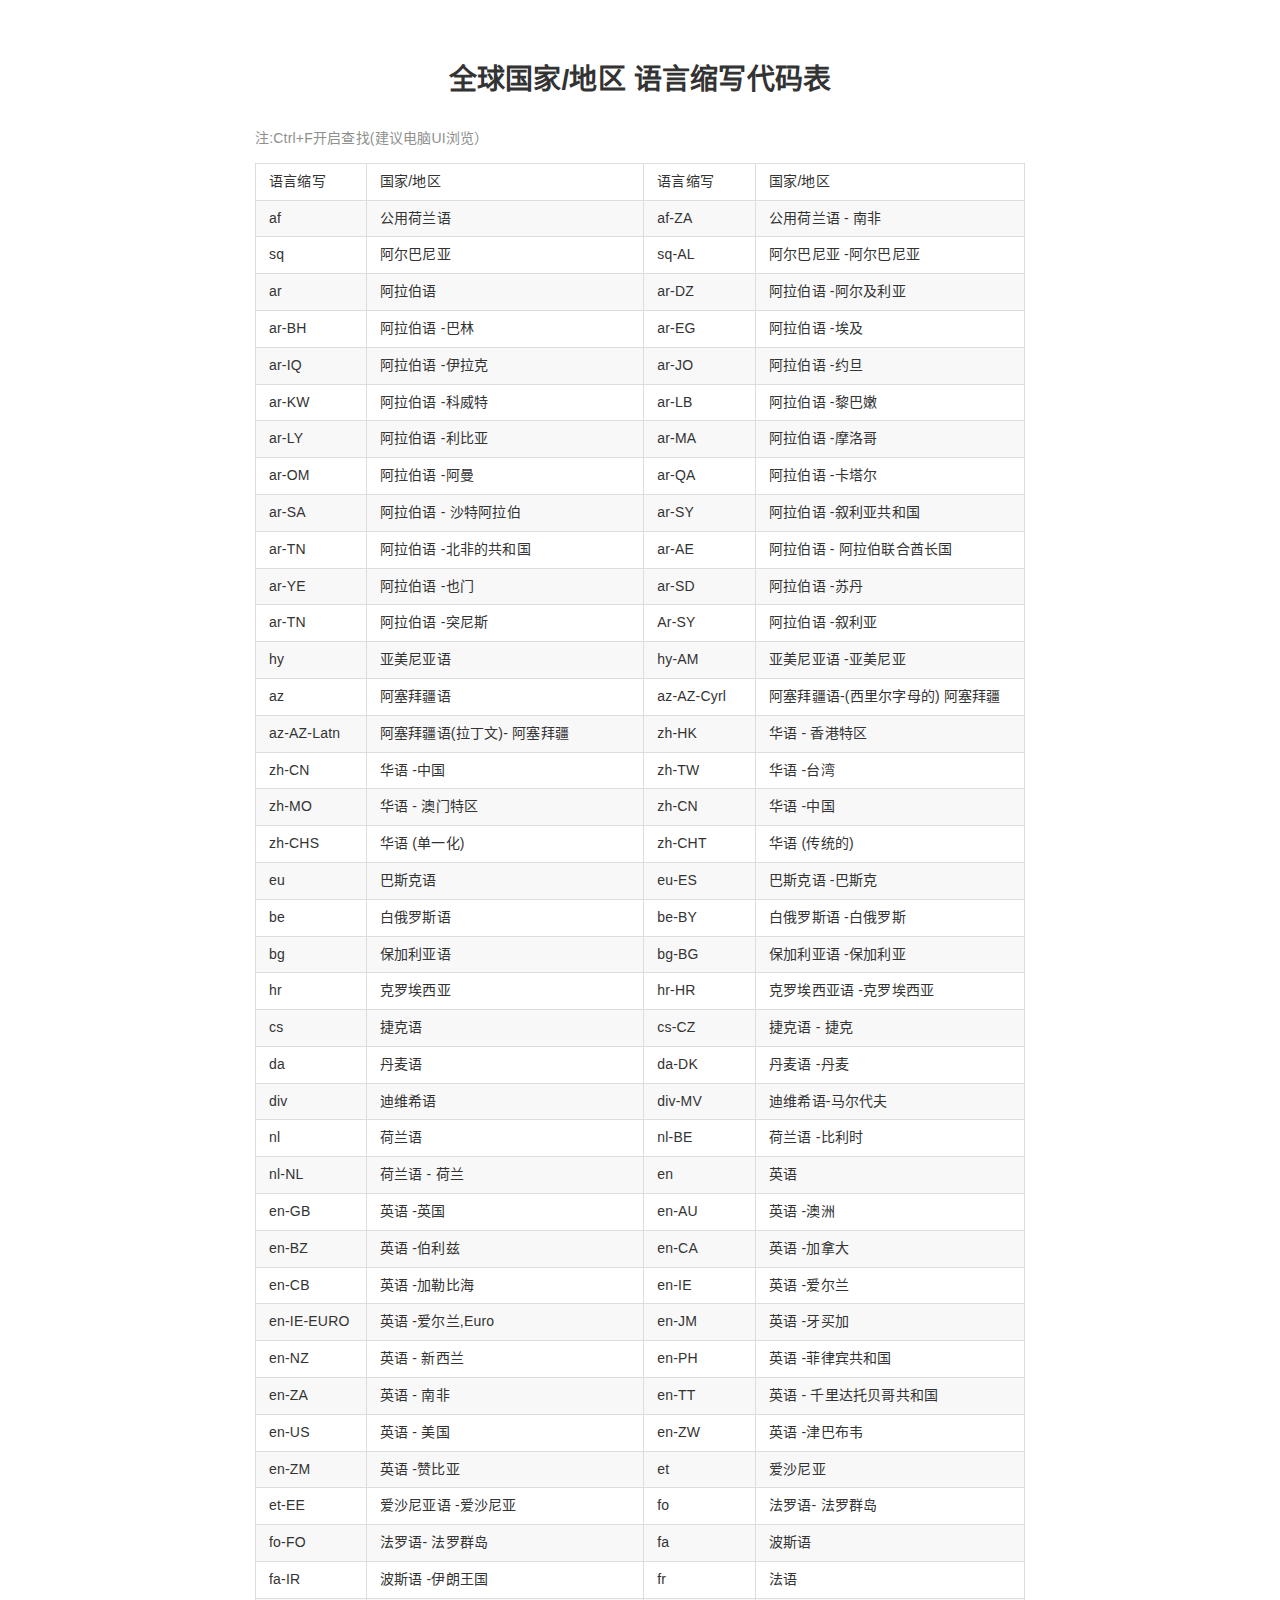
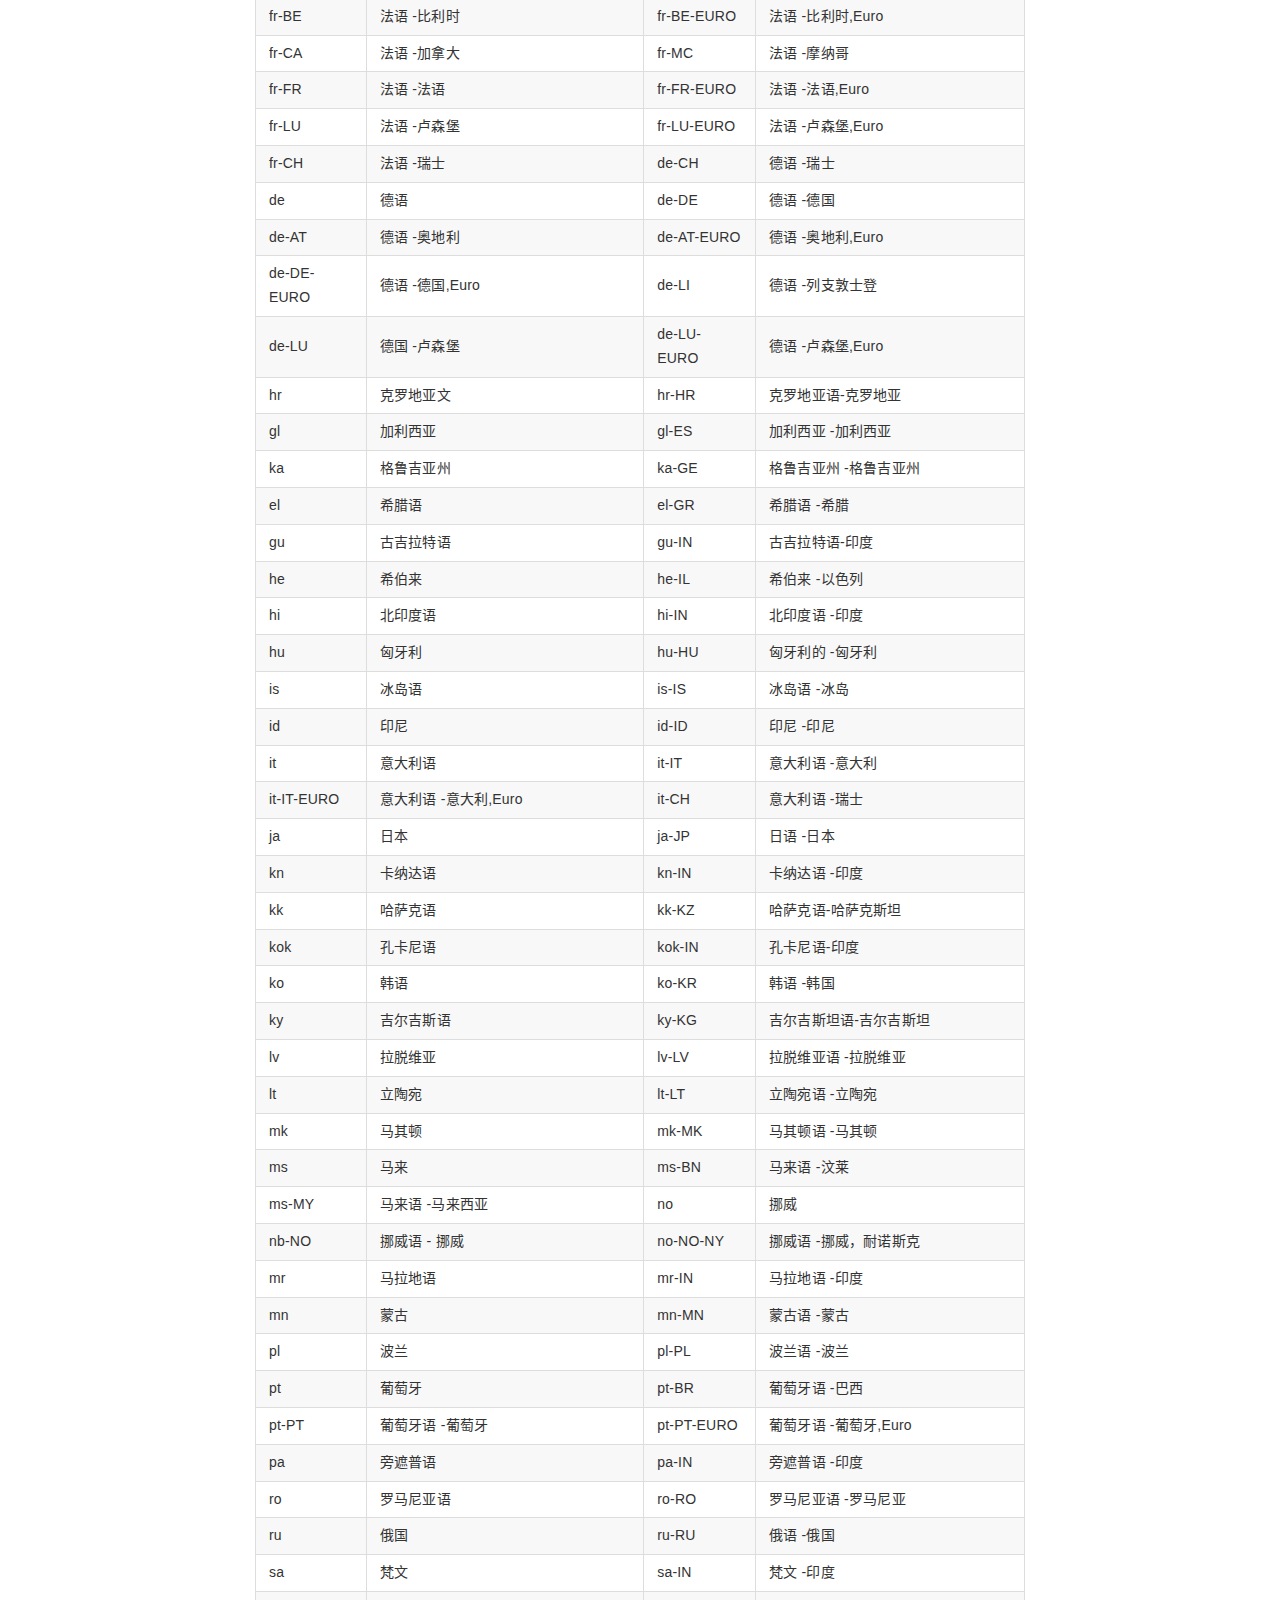
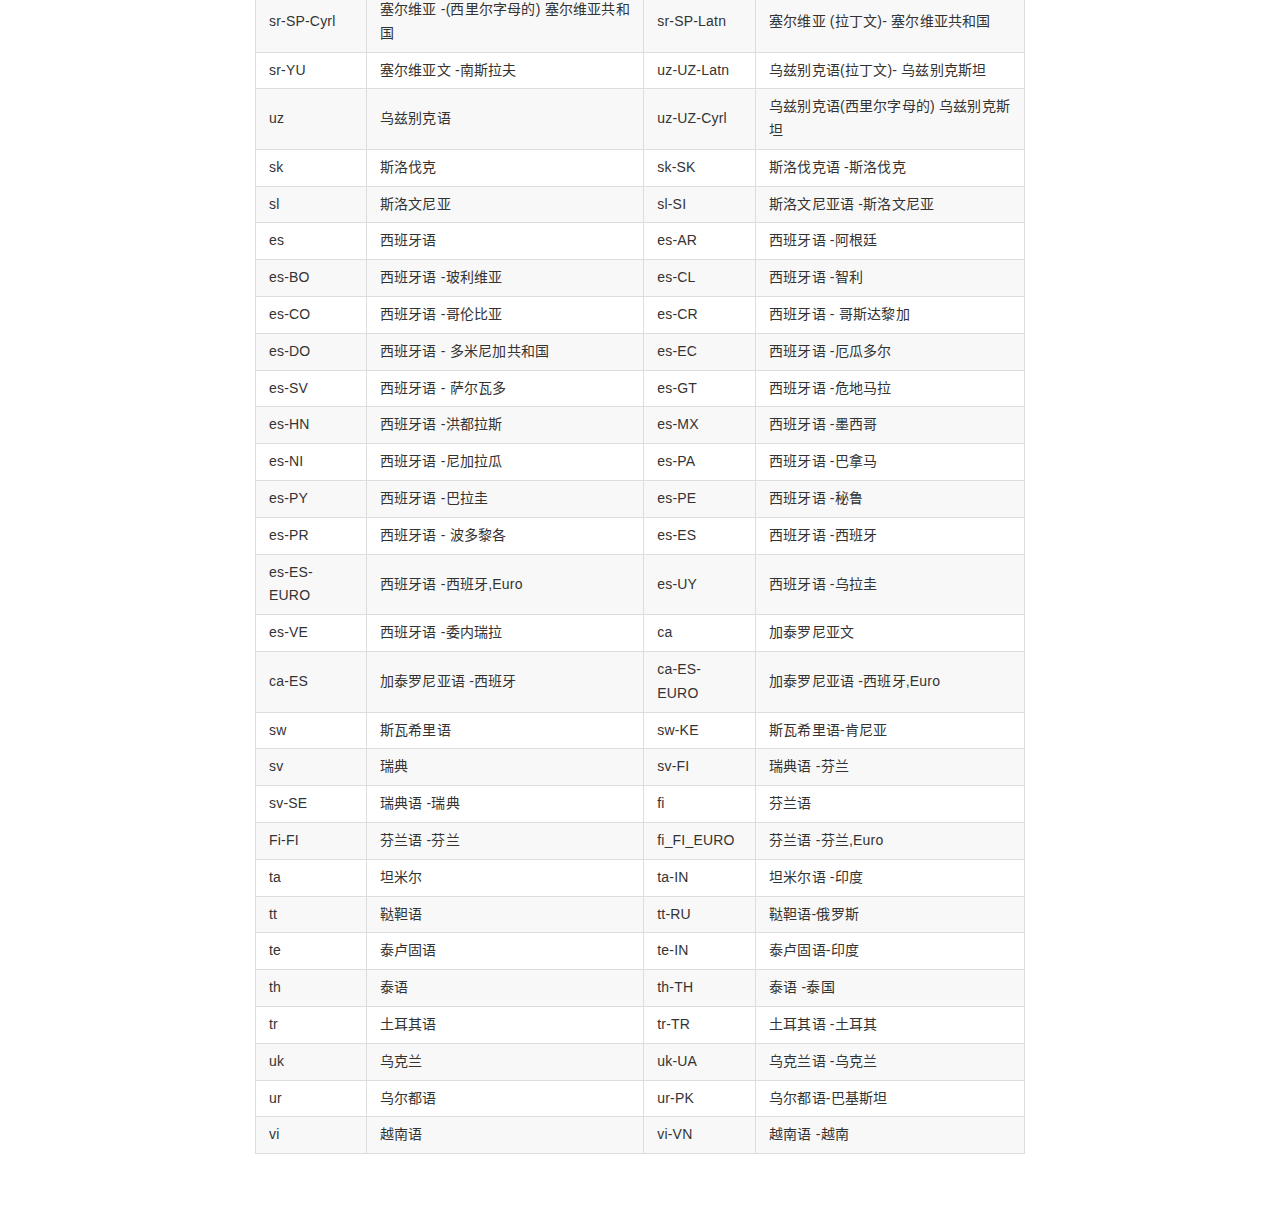
<file: src/code/index.html>
﻿<!DOCTYPE html>
<html lang="zh-CN">
	<head>
		<meta charset="utf-8">
		<meta http-equiv="X-UA-Compatible" content="IE=edge">
		<meta name="viewport" content="width=device-width, initial-scale=1">
		<title>空间智字-全球国家/地区语言缩写代码</title>
		<meta name="keywords" content="" />
		<meta name="description" content="" />
		<link href="style.css" rel="stylesheet">
	</head>
	<body>

		</div>

		<div class="page-inner">

			<section class="normal markdown-section">
				<center>
					<h1> 全球国家/地区 语言缩写代码表</h1>
				</center>
				<p>
					<span class="sa-last-update-time">注:Ctrl+F开启查找(建议电脑UI浏览）</span>
				</p>

				<figure class="wp-block-table">
					<table>
						<tbody>
							<tr>
								<td>语言缩写</td>
								<td>国家/地区</td>
								<td>语言缩写</td>
								<td>国家/地区</td>
							</tr>
							<tr>
								<td>af</td>
								<td>公用荷兰语</td>
								<td>af-ZA</td>
								<td>公用荷兰语 - 南非</td>
							</tr>
							<tr>
								<td>sq</td>
								<td>阿尔巴尼亚</td>
								<td>sq-AL</td>
								<td>阿尔巴尼亚 -阿尔巴尼亚</td>
							</tr>
							<tr>
								<td>ar</td>
								<td>阿拉伯语</td>
								<td>ar-DZ</td>
								<td>阿拉伯语 -阿尔及利亚</td>
							</tr>
							<tr>
								<td>ar-BH</td>
								<td>阿拉伯语 -巴林</td>
								<td>ar-EG</td>
								<td>阿拉伯语 -埃及</td>
							</tr>
							<tr>
								<td>ar-IQ</td>
								<td>阿拉伯语 -伊拉克</td>
								<td>ar-JO</td>
								<td>阿拉伯语 -约旦</td>
							</tr>
							<tr>
								<td>ar-KW</td>
								<td>阿拉伯语 -科威特</td>
								<td>ar-LB</td>
								<td>阿拉伯语 -黎巴嫩</td>
							</tr>
							<tr>
								<td>ar-LY</td>
								<td>阿拉伯语 -利比亚</td>
								<td>ar-MA</td>
								<td>阿拉伯语 -摩洛哥</td>
							</tr>
							<tr>
								<td>ar-OM</td>
								<td>阿拉伯语 -阿曼</td>
								<td>ar-QA</td>
								<td>阿拉伯语 -卡塔尔</td>
							</tr>
							<tr>
								<td>ar-SA</td>
								<td>阿拉伯语 - 沙特阿拉伯</td>
								<td>ar-SY</td>
								<td>阿拉伯语 -叙利亚共和国</td>
							</tr>
							<tr>
								<td>ar-TN</td>
								<td>阿拉伯语 -北非的共和国</td>
								<td>ar-AE</td>
								<td>阿拉伯语 - 阿拉伯联合酋长国</td>
							</tr>
							<tr>
								<td>ar-YE</td>
								<td>阿拉伯语 -也门</td>
								<td>ar-SD</td>
								<td>阿拉伯语 -苏丹</td>
							</tr>
							<tr>
								<td>ar-TN</td>
								<td>阿拉伯语 -突尼斯</td>
								<td>Ar-SY</td>
								<td>阿拉伯语 -叙利亚</td>
							</tr>
							<tr>
								<td>hy</td>
								<td>亚美尼亚语</td>
								<td>hy-AM</td>
								<td>亚美尼亚语 -亚美尼亚</td>
							</tr>
							<tr>
								<td>az</td>
								<td>阿塞拜疆语</td>
								<td>az-AZ-Cyrl</td>
								<td>阿塞拜疆语-(西里尔字母的) 阿塞拜疆</td>
							</tr>
							<tr>
								<td>az-AZ-Latn</td>
								<td>阿塞拜疆语(拉丁文)- 阿塞拜疆</td>
								<td>zh-HK</td>
								<td>华语 - 香港特区</td>
							</tr>
							<tr>
								<td>zh-CN</td>
								<td>华语 -中国</td>
								<td>zh-TW</td>
								<td>华语 -台湾</td>
							</tr>
							<tr>
								<td>zh-MO</td>
								<td>华语 - 澳门特区</td>
								<td>zh-CN</td>
								<td>华语 -中国</td>
							</tr>
							<tr>
								<td>zh-CHS</td>
								<td>华语 (单一化)</td>
								<td>zh-CHT</td>
								<td>华语 (传统的)</td>
							</tr>
							<tr>
								<td>eu</td>
								<td>巴斯克语</td>
								<td>eu-ES</td>
								<td>巴斯克语 -巴斯克</td>
							</tr>
							<tr>
								<td>be</td>
								<td>白俄罗斯语</td>
								<td>be-BY</td>
								<td>白俄罗斯语 -白俄罗斯</td>
							</tr>
							<tr>
								<td>bg</td>
								<td>保加利亚语</td>
								<td>bg-BG</td>
								<td>保加利亚语 -保加利亚</td>
							</tr>
							<tr>
								<td>hr</td>
								<td>克罗埃西亚</td>
								<td>hr-HR</td>
								<td>克罗埃西亚语 -克罗埃西亚</td>
							</tr>
							<tr>
								<td>cs</td>
								<td>捷克语</td>
								<td>cs-CZ</td>
								<td>捷克语 - 捷克</td>
							</tr>
							<tr>
								<td>da</td>
								<td>丹麦语</td>
								<td>da-DK</td>
								<td>丹麦语 -丹麦</td>
							</tr>
							<tr>
								<td>div</td>
								<td>迪维希语</td>
								<td>div-MV</td>
								<td>迪维希语-马尔代夫</td>
							</tr>
							<tr>
								<td>nl</td>
								<td>荷兰语</td>
								<td>nl-BE</td>
								<td>荷兰语 -比利时</td>
							</tr>
							<tr>
								<td>nl-NL</td>
								<td>荷兰语 - 荷兰</td>
								<td>en</td>
								<td>英语</td>
							</tr>
							<tr>
								<td>en-GB</td>
								<td>英语 -英国</td>
								<td>en-AU</td>
								<td>英语 -澳洲</td>
							</tr>
							<tr>
								<td>en-BZ</td>
								<td>英语 -伯利兹</td>
								<td>en-CA</td>
								<td>英语 -加拿大</td>
							</tr>
							<tr>
								<td>en-CB</td>
								<td>英语 -加勒比海</td>
								<td>en-IE</td>
								<td>英语 -爱尔兰</td>
							</tr>
							<tr>
								<td>en-IE-EURO</td>
								<td>英语 -爱尔兰,Euro</td>
								<td>en-JM</td>
								<td>英语 -牙买加</td>
							</tr>
							<tr>
								<td>en-NZ</td>
								<td>英语 - 新西兰</td>
								<td>en-PH</td>
								<td>英语 -菲律宾共和国</td>
							</tr>
							<tr>
								<td>en-ZA</td>
								<td>英语 - 南非</td>
								<td>en-TT</td>
								<td>英语 - 千里达托贝哥共和国</td>
							</tr>
							<tr>
								<td>en-US</td>
								<td>英语 - 美国</td>
								<td>en-ZW</td>
								<td>英语 -津巴布韦</td>
							</tr>
							<tr>
								<td>en-ZM</td>
								<td>英语 -赞比亚</td>
								<td>et</td>
								<td>爱沙尼亚</td>
							</tr>
							<tr>
								<td>et-EE</td>
								<td>爱沙尼亚语 -爱沙尼亚</td>
								<td>fo</td>
								<td>法罗语- 法罗群岛</td>
							</tr>
							<tr>
								<td>fo-FO</td>
								<td>法罗语- 法罗群岛</td>
								<td>fa</td>
								<td>波斯语</td>
							</tr>
							<tr>
								<td>fa-IR</td>
								<td>波斯语 -伊朗王国</td>
								<td>fr</td>
								<td>法语</td>
							</tr>
							<tr>
								<td>fr-BE</td>
								<td>法语 -比利时</td>
								<td>fr-BE-EURO</td>
								<td>法语 -比利时,Euro</td>
							</tr>
							<tr>
								<td>fr-CA</td>
								<td>法语 -加拿大</td>
								<td>fr-MC</td>
								<td>法语 -摩纳哥</td>
							</tr>
							<tr>
								<td>fr-FR</td>
								<td>法语 -法语</td>
								<td>fr-FR-EURO</td>
								<td>法语 -法语,Euro</td>
							</tr>
							<tr>
								<td>fr-LU</td>
								<td>法语 -卢森堡</td>
								<td>fr-LU-EURO</td>
								<td>法语 -卢森堡,Euro</td>
							</tr>
							<tr>
								<td>fr-CH</td>
								<td>法语 -瑞士</td>
								<td>de-CH</td>
								<td>德语 -瑞士</td>
							</tr>
							<tr>
								<td>de</td>
								<td>德语</td>
								<td>de-DE</td>
								<td>德语 -德国</td>
							</tr>
							<tr>
								<td>de-AT</td>
								<td>德语 -奥地利</td>
								<td>de-AT-EURO</td>
								<td>德语 -奥地利,Euro</td>
							</tr>
							<tr>
								<td>de-DE-EURO</td>
								<td>德语 -德国,Euro</td>
								<td>de-LI</td>
								<td>德语 -列支敦士登</td>
							</tr>
							<tr>
								<td>de-LU</td>
								<td>德国 -卢森堡</td>
								<td>de-LU-EURO</td>
								<td>德语 -卢森堡,Euro</td>
							</tr>
							<tr>
								<td>hr</td>
								<td>克罗地亚文</td>
								<td>hr-HR</td>
								<td>克罗地亚语-克罗地亚</td>
							</tr>
							<tr>
								<td>gl</td>
								<td>加利西亚</td>
								<td>gl-ES</td>
								<td>加利西亚 -加利西亚</td>
							</tr>
							<tr>
								<td>ka</td>
								<td>格鲁吉亚州</td>
								<td>ka-GE</td>
								<td>格鲁吉亚州 -格鲁吉亚州</td>
							</tr>
							<tr>
								<td>el</td>
								<td>希腊语</td>
								<td>el-GR</td>
								<td>希腊语 -希腊</td>
							</tr>
							<tr>
								<td>gu</td>
								<td>古吉拉特语</td>
								<td>gu-IN</td>
								<td>古吉拉特语-印度</td>
							</tr>
							<tr>
								<td>he</td>
								<td>希伯来</td>
								<td>he-IL</td>
								<td>希伯来 -以色列</td>
							</tr>
							<tr>
								<td>hi</td>
								<td>北印度语</td>
								<td>hi-IN</td>
								<td>北印度语 -印度</td>
							</tr>
							<tr>
								<td>hu</td>
								<td>匈牙利</td>
								<td>hu-HU</td>
								<td>匈牙利的 -匈牙利</td>
							</tr>
							<tr>
								<td>is</td>
								<td>冰岛语</td>
								<td>is-IS</td>
								<td>冰岛语 -冰岛</td>
							</tr>
							<tr>
								<td>id</td>
								<td>印尼</td>
								<td>id-ID</td>
								<td>印尼 -印尼</td>
							</tr>
							<tr>
								<td>it</td>
								<td>意大利语</td>
								<td>it-IT</td>
								<td>意大利语 -意大利</td>
							</tr>
							<tr>
								<td>it-IT-EURO</td>
								<td>意大利语 -意大利,Euro</td>
								<td>it-CH</td>
								<td>意大利语 -瑞士</td>
							</tr>
							<tr>
								<td>ja</td>
								<td>日本</td>
								<td>ja-JP</td>
								<td>日语 -日本</td>
							</tr>
							<tr>
								<td>kn</td>
								<td>卡纳达语</td>
								<td>kn-IN</td>
								<td>卡纳达语 -印度</td>
							</tr>
							<tr>
								<td>kk</td>
								<td>哈萨克语</td>
								<td>kk-KZ</td>
								<td>哈萨克语-哈萨克斯坦</td>
							</tr>
							<tr>
								<td>kok</td>
								<td>孔卡尼语</td>
								<td>kok-IN</td>
								<td>孔卡尼语-印度</td>
							</tr>
							<tr>
								<td>ko</td>
								<td>韩语</td>
								<td>ko-KR</td>
								<td>韩语 -韩国</td>
							</tr>
							<tr>
								<td>ky</td>
								<td>吉尔吉斯语</td>
								<td>ky-KG</td>
								<td>吉尔吉斯坦语-吉尔吉斯坦</td>
							</tr>
							<tr>
								<td>lv</td>
								<td>拉脱维亚</td>
								<td>lv-LV</td>
								<td>拉脱维亚语 -拉脱维亚</td>
							</tr>
							<tr>
								<td>lt</td>
								<td>立陶宛</td>
								<td>lt-LT</td>
								<td>立陶宛语 -立陶宛</td>
							</tr>
							<tr>
								<td>mk</td>
								<td>马其顿</td>
								<td>mk-MK</td>
								<td>马其顿语 -马其顿</td>
							</tr>
							<tr>
								<td>ms</td>
								<td>马来</td>
								<td>ms-BN</td>
								<td>马来语 -汶莱</td>
							</tr>
							<tr>
								<td>ms-MY</td>
								<td>马来语 -马来西亚</td>
								<td>no</td>
								<td>挪威</td>
							</tr>
							<tr>
								<td>nb-NO</td>
								<td>挪威语 - 挪威</td>
								<td>no-NO-NY</td>
								<td>挪威语 -挪威，耐诺斯克</td>
							</tr>
							<tr>
								<td>mr</td>
								<td>马拉地语</td>
								<td>mr-IN</td>
								<td>马拉地语 -印度</td>
							</tr>
							<tr>
								<td>mn</td>
								<td>蒙古</td>
								<td>mn-MN</td>
								<td>蒙古语 -蒙古</td>
							</tr>
							<tr>
								<td>pl</td>
								<td>波兰</td>
								<td>pl-PL</td>
								<td>波兰语 -波兰</td>
							</tr>
							<tr>
								<td>pt</td>
								<td>葡萄牙</td>
								<td>pt-BR</td>
								<td>葡萄牙语 -巴西</td>
							</tr>
							<tr>
								<td>pt-PT</td>
								<td>葡萄牙语 -葡萄牙</td>
								<td>pt-PT-EURO</td>
								<td>葡萄牙语 -葡萄牙,Euro</td>
							</tr>
							<tr>
								<td>pa</td>
								<td>旁遮普语</td>
								<td>pa-IN</td>
								<td>旁遮普语 -印度</td>
							</tr>
							<tr>
								<td>ro</td>
								<td>罗马尼亚语</td>
								<td>ro-RO</td>
								<td>罗马尼亚语 -罗马尼亚</td>
							</tr>
							<tr>
								<td>ru</td>
								<td>俄国</td>
								<td>ru-RU</td>
								<td>俄语 -俄国</td>
							</tr>
							<tr>
								<td>sa</td>
								<td>梵文</td>
								<td>sa-IN</td>
								<td>梵文 -印度</td>
							</tr>
							<tr>
								<td>sr-SP-Cyrl</td>
								<td>塞尔维亚 -(西里尔字母的) 塞尔维亚共和国</td>
								<td>sr-SP-Latn</td>
								<td>塞尔维亚 (拉丁文)- 塞尔维亚共和国</td>
							</tr>
							<tr>
								<td>sr-YU</td>
								<td>塞尔维亚文 -南斯拉夫</td>
								<td>uz-UZ-Latn</td>
								<td>乌兹别克语(拉丁文)- 乌兹别克斯坦</td>
							</tr>
							<tr>
								<td>uz</td>
								<td>乌兹别克语</td>
								<td>uz-UZ-Cyrl</td>
								<td>乌兹别克语(西里尔字母的) 乌兹别克斯坦</td>
							</tr>
							<tr>
								<td>sk</td>
								<td>斯洛伐克</td>
								<td>sk-SK</td>
								<td>斯洛伐克语 -斯洛伐克</td>
							</tr>
							<tr>
								<td>sl</td>
								<td>斯洛文尼亚</td>
								<td>sl-SI</td>
								<td>斯洛文尼亚语 -斯洛文尼亚</td>
							</tr>
							<tr>
								<td>es</td>
								<td>西班牙语</td>
								<td>es-AR</td>
								<td>西班牙语 -阿根廷</td>
							</tr>
							<tr>
								<td>es-BO</td>
								<td>西班牙语 -玻利维亚</td>
								<td>es-CL</td>
								<td>西班牙语 -智利</td>
							</tr>
							<tr>
								<td>es-CO</td>
								<td>西班牙语 -哥伦比亚</td>
								<td>es-CR</td>
								<td>西班牙语 - 哥斯达黎加</td>
							</tr>
							<tr>
								<td>es-DO</td>
								<td>西班牙语 - 多米尼加共和国</td>
								<td>es-EC</td>
								<td>西班牙语 -厄瓜多尔</td>
							</tr>
							<tr>
								<td>es-SV</td>
								<td>西班牙语 - 萨尔瓦多</td>
								<td>es-GT</td>
								<td>西班牙语 -危地马拉</td>
							</tr>
							<tr>
								<td>es-HN</td>
								<td>西班牙语 -洪都拉斯</td>
								<td>es-MX</td>
								<td>西班牙语 -墨西哥</td>
							</tr>
							<tr>
								<td>es-NI</td>
								<td>西班牙语 -尼加拉瓜</td>
								<td>es-PA</td>
								<td>西班牙语 -巴拿马</td>
							</tr>
							<tr>
								<td>es-PY</td>
								<td>西班牙语 -巴拉圭</td>
								<td>es-PE</td>
								<td>西班牙语 -秘鲁</td>
							</tr>
							<tr>
								<td>es-PR</td>
								<td>西班牙语 - 波多黎各</td>
								<td>es-ES</td>
								<td>西班牙语 -西班牙</td>
							</tr>
							<tr>
								<td>es-ES-EURO</td>
								<td>西班牙语 -西班牙,Euro</td>
								<td>es-UY</td>
								<td>西班牙语 -乌拉圭</td>
							</tr>
							<tr>
								<td>es-VE</td>
								<td>西班牙语 -委内瑞拉</td>
								<td>ca</td>
								<td>加泰罗尼亚文</td>
							</tr>
							<tr>
								<td>ca-ES</td>
								<td>加泰罗尼亚语 -西班牙</td>
								<td>ca-ES-EURO</td>
								<td>加泰罗尼亚语 -西班牙,Euro</td>
							</tr>
							<tr>
								<td>sw</td>
								<td>斯瓦希里语</td>
								<td>sw-KE</td>
								<td>斯瓦希里语-肯尼亚</td>
							</tr>
							<tr>
								<td>sv</td>
								<td>瑞典</td>
								<td>sv-FI</td>
								<td>瑞典语 -芬兰</td>
							</tr>
							<tr>
								<td>sv-SE</td>
								<td>瑞典语 -瑞典</td>
								<td>fi</td>
								<td>芬兰语</td>
							</tr>
							<tr>
								<td>Fi-FI</td>
								<td>芬兰语 -芬兰</td>
								<td>fi_FI_EURO</td>
								<td>芬兰语 -芬兰,Euro</td>
							</tr>
							<tr>
								<td>ta</td>
								<td>坦米尔</td>
								<td>ta-IN</td>
								<td>坦米尔语 -印度</td>
							</tr>
							<tr>
								<td>tt</td>
								<td>鞑靼语</td>
								<td>tt-RU</td>
								<td>鞑靼语-俄罗斯</td>
							</tr>
							<tr>
								<td>te</td>
								<td>泰卢固语</td>
								<td>te-IN</td>
								<td>泰卢固语-印度</td>
							</tr>
							<tr>
								<td>th</td>
								<td>泰语</td>
								<td>th-TH</td>
								<td>泰语 -泰国</td>
							</tr>
							<tr>
								<td>tr</td>
								<td>土耳其语</td>
								<td>tr-TR</td>
								<td>土耳其语 -土耳其</td>
							</tr>
							<tr>
								<td>uk</td>
								<td>乌克兰</td>
								<td>uk-UA</td>
								<td>乌克兰语 -乌克兰</td>
							</tr>
							<tr>
								<td>ur</td>
								<td>乌尔都语</td>
								<td>ur-PK</td>
								<td>乌尔都语-巴基斯坦</td>
							</tr>
							<tr>
								<td>vi</td>
								<td>越南语</td>
								<td>vi-VN</td>
								<td>越南语 -越南</td>
							</tr>
						</tbody>
					</table>
				</figure>
			</section>
		</div>

	</body>

</html>
</file>
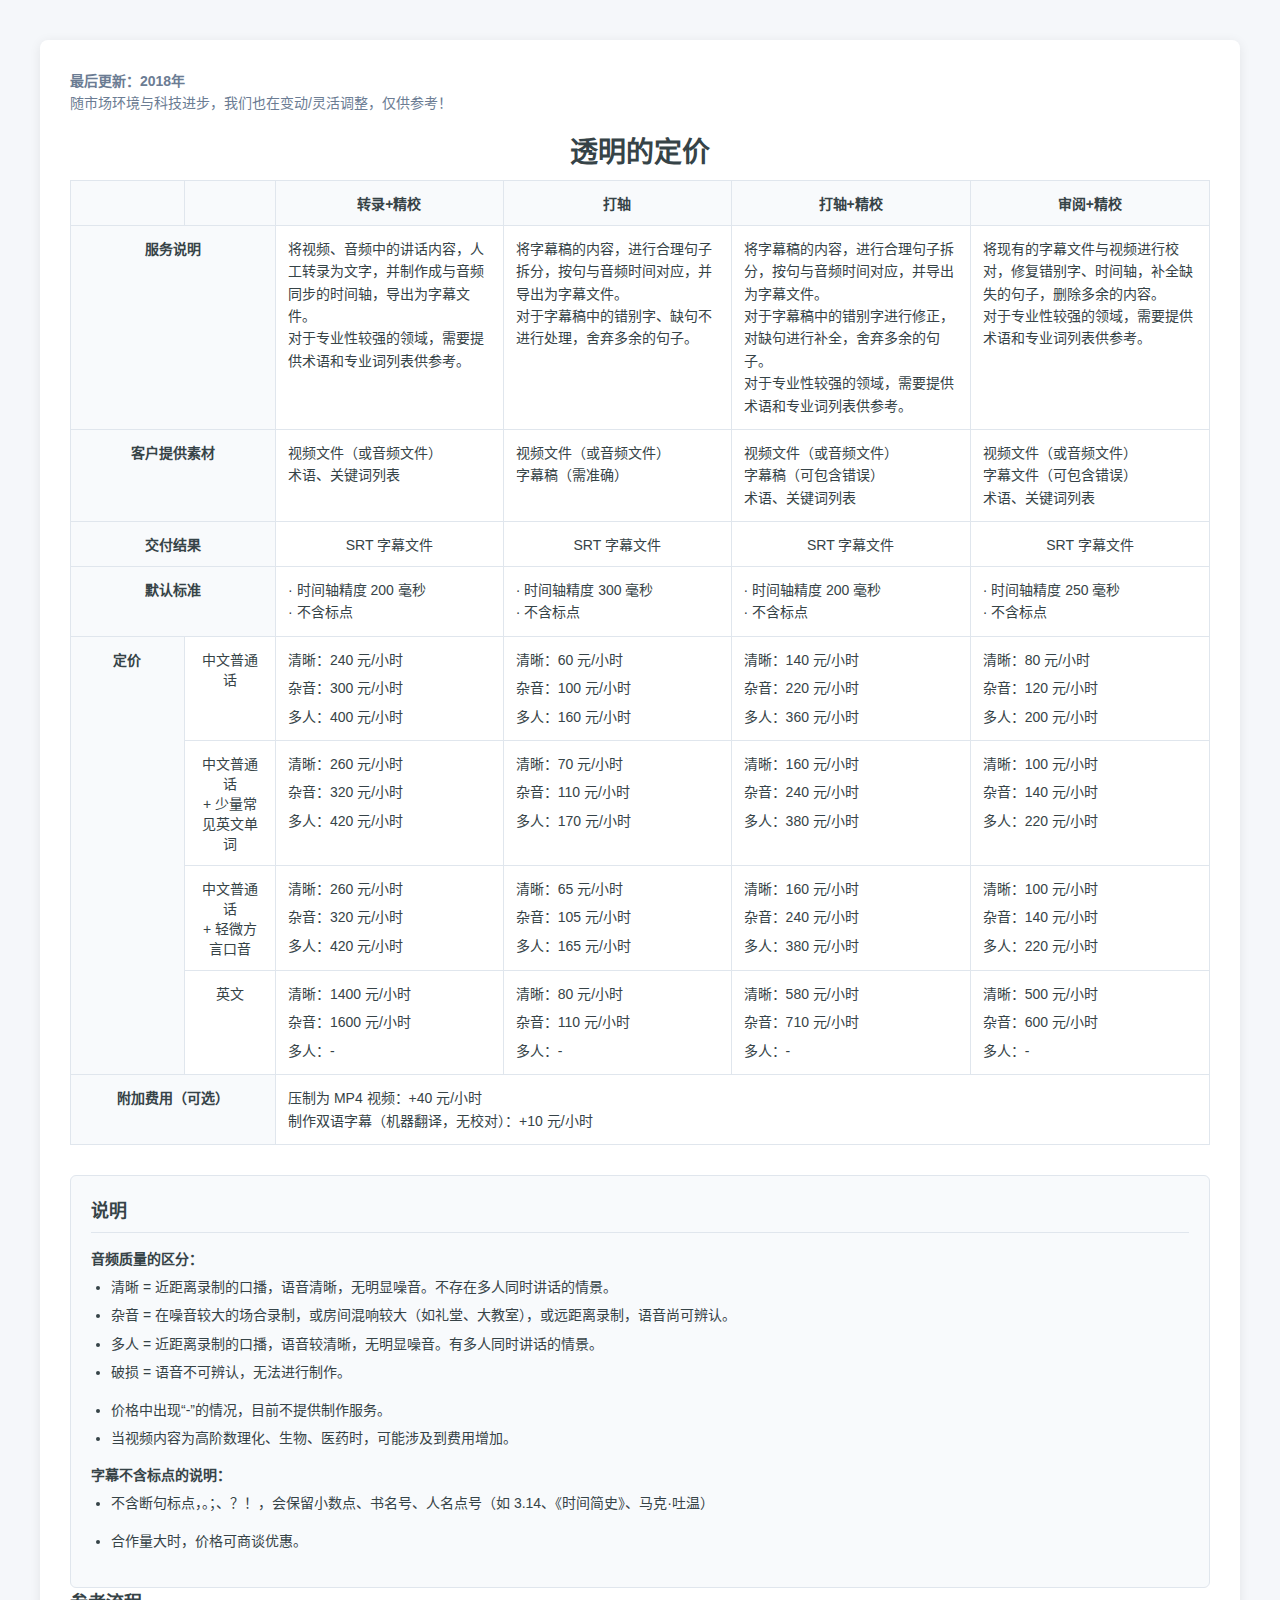
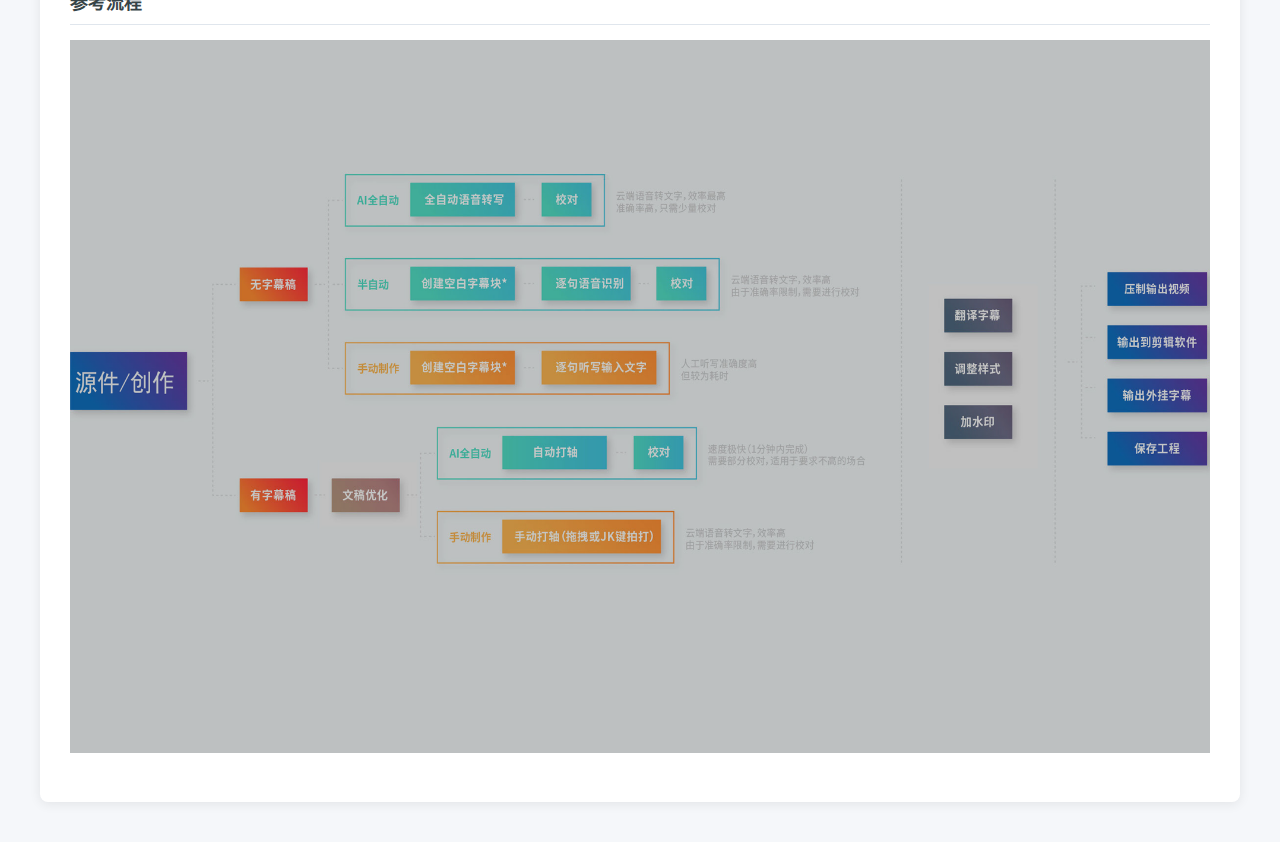
<file: src/price/index.html>
<!DOCTYPE html>
<html lang="zh-CN">
<head>
    <meta charset="UTF-8">
    <meta name="viewport" content="width=device-width, initial-scale=1.0">
    <title>视频制作-字幕服务定价表</title>
    <style>
        * {
            margin: 0;
            padding: 0;
            box-sizing: border-box;
            font-family: "Microsoft YaHei", Arial, sans-serif;
        }

        body {
            background-color: #f5f7fa;
            padding: 40px 20px;
        }

        .container {
            max-width: 1200px;
            margin: 0 auto;
            background-color: #fff;
            border-radius: 8px;
            box-shadow: 0 2px 12px rgba(0, 0, 0, 0.08);
            padding: 30px;
        }

        .update-info {
            text-align: left; /* 改为左对齐 */
            color: #6b7c93;
            font-size: 14px;
            margin-bottom: 15px;
            line-height: 1.6;
        }

        .page-title {
            text-align: center;
            color: #364347;
            font-size: 28px;
            margin-bottom: 10px;
        }

        .page-desc {
            text-align: center;
            color: #6b7c93;
            font-size: 16px;
            margin-bottom: 30px;
        }

        .pricing-table {
            width: 100%;
            border-collapse: collapse;
            font-size: 14px;
            color: #364347;
            overflow-x: auto;
            display: block;
            margin-bottom: 30px;
        }

        .pricing-table th,
        .pricing-table td {
            border: 1px solid #e0e6ed;
            padding: 12px;
            vertical-align: top;
        }

        .pricing-table th {
            background-color: #f8fafc;
            font-weight: 600;
            text-align: center;
        }

        .pricing-table .table-header {
            background-color: #f1f5f9;
        }

        .pricing-table .category-title {
            background-color: #f8fafc;
            font-weight: 600;
            text-align: center;
        }

        .service-desc {
            line-height: 1.6;
        }

        .price-item {
            margin-bottom: 6px;
        }

        .price-item:last-child {
            margin-bottom: 0;
        }

        .span-col {
            text-align: center;
            font-weight: 500;
        }

        /* 说明模块样式 */
        .explanation {
            border: 1px solid #e0e6ed;
            border-radius: 6px;
            padding: 20px;
            background-color: #f8fafc;
            color: #364347;
            font-size: 14px;
        }

        .explanation-title {
            font-size: 18px;
            font-weight: 600;
            margin-bottom: 15px;
            color: #364347;
            border-bottom: 1px solid #e0e6ed;
            padding-bottom: 10px;
        }

        .explanation-section {
            margin-bottom: 15px;
        }

        .explanation-section-title {
            font-weight: 600;
            margin-bottom: 8px;
            color: #364347;
        }

        .explanation-list {
            padding-left: 20px;
            line-height: 1.6;
        }

        .explanation-list li {
            margin-bottom: 6px;
        }

        .explanation-list li:last-child {
            margin-bottom: 0;
        }

        /* 响应式调整 */
        @media (max-width: 768px) {
            .container {
                padding: 20px 15px;
            }

            .page-title {
                font-size: 24px;
            }

            .pricing-table {
                font-size: 13px;
                margin-bottom: 20px;
            }

            .pricing-table th,
            .pricing-table td {
                padding: 10px 8px;
            }

            .explanation {
                padding: 15px;
                font-size: 13px;
            }

            .explanation-title {
                font-size: 16px;
            }
        }
    </style>
</head>
<body>
    <div class="container">
        <div class="update-info">
    <b>最后更新：2018年</b><br>
    随市场环境与科技进步，我们也在变动/灵活调整，仅供参考！
</div>
        
        <h1 class="page-title">透明的定价</h1>
        <table class="pricing-table">
            <thead>
                <tr class="table-header">
                    <th style="width: 10%;"></th>
                    <th style="width: 8%;"></th>
                    <th style="width: 20%;">转录+精校</th>
                    <th style="width: 20%;">打轴</th>
                    <th style="width: 21%;">打轴+精校</th>
                    <th style="width: 21%;">审阅+精校</th>
                </tr>
            </thead>
            <tbody>
                <tr>
                    <td class="category-title" colspan="2">服务说明</td>
                    <td class="service-desc">
                        将视频、音频中的讲话内容，人工转录为文字，并制作成与音频同步的时间轴，导出为字幕文件。<br>
                        对于专业性较强的领域，需要提供术语和专业词列表供参考。
                    </td>
                    <td class="service-desc">
                        将字幕稿的内容，进行合理句子拆分，按句与音频时间对应，并导出为字幕文件。<br>
                        对于字幕稿中的错别字、缺句不进行处理，舍弃多余的句子。
                    </td>
                    <td class="service-desc">
                        将字幕稿的内容，进行合理句子拆分，按句与音频时间对应，并导出为字幕文件。<br>
                        对于字幕稿中的错别字进行修正，对缺句进行补全，舍弃多余的句子。<br>
                        对于专业性较强的领域，需要提供术语和专业词列表供参考。
                    </td>
                    <td class="service-desc">
                        将现有的字幕文件与视频进行校对，修复错别字、时间轴，补全缺失的句子，删除多余的内容。<br>
                        对于专业性较强的领域，需要提供术语和专业词列表供参考。
                    </td>
                </tr>
                <tr>
                    <td class="category-title" colspan="2">客户提供素材</td>
                    <td class="service-desc">
                        视频文件（或音频文件）<br>
                        术语、关键词列表
                    </td>
                    <td class="service-desc">
                        视频文件（或音频文件）<br>
                        字幕稿（需准确）
                    </td>
                    <td class="service-desc">
                        视频文件（或音频文件）<br>
                        字幕稿（可包含错误）<br>
                        术语、关键词列表
                    </td>
                    <td class="service-desc">
                        视频文件（或音频文件）<br>
                        字幕文件（可包含错误）<br>
                        术语、关键词列表
                    </td>
                </tr>
                <tr>
                    <td class="category-title" colspan="2">交付结果</td>
                    <td class="span-col">SRT 字幕文件</td>
                    <td class="span-col">SRT 字幕文件</td>
                    <td class="span-col">SRT 字幕文件</td>
                    <td class="span-col">SRT 字幕文件</td>
                </tr>
                <tr>
                    <td class="category-title" colspan="2">默认标准</td>
                    <td class="service-desc">
                        · 时间轴精度 200 毫秒<br>
                        · 不含标点
                    </td>
                    <td class="service-desc">
                        · 时间轴精度 300 毫秒<br>
                        · 不含标点
                    </td>
                    <td class="service-desc">
                        · 时间轴精度 200 毫秒<br>
                        · 不含标点
                    </td>
                    <td class="service-desc">
                        · 时间轴精度 250 毫秒<br>
                        · 不含标点
                    </td>
                </tr>
                <tr>
                    <td class="category-title" rowspan="4">定价</td>
                    <td class="span-col">中文普通话</td>
                    <td class="service-desc">
                        <div class="price-item">清晰：240 元/小时</div>
                        <div class="price-item">杂音：300 元/小时</div>
                        <div class="price-item">多人：400 元/小时</div>
                    </td>
                    <td class="service-desc">
                        <div class="price-item">清晰：60 元/小时</div>
                        <div class="price-item">杂音：100 元/小时</div>
                        <div class="price-item">多人：160 元/小时</div>
                    </td>
                    <td class="service-desc">
                        <div class="price-item">清晰：140 元/小时</div>
                        <div class="price-item">杂音：220 元/小时</div>
                        <div class="price-item">多人：360 元/小时</div>
                    </td>
                    <td class="service-desc">
                        <div class="price-item">清晰：80 元/小时</div>
                        <div class="price-item">杂音：120 元/小时</div>
                        <div class="price-item">多人：200 元/小时</div>
                    </td>
                </tr>
                <tr>
                    <td class="span-col">中文普通话<br>+ 少量常见英文单词</td>
                    <td class="service-desc">
                        <div class="price-item">清晰：260 元/小时</div>
                        <div class="price-item">杂音：320 元/小时</div>
                        <div class="price-item">多人：420 元/小时</div>
                    </td>
                    <td class="service-desc">
                        <div class="price-item">清晰：70 元/小时</div>
                        <div class="price-item">杂音：110 元/小时</div>
                        <div class="price-item">多人：170 元/小时</div>
                    </td>
                    <td class="service-desc">
                        <div class="price-item">清晰：160 元/小时</div>
                        <div class="price-item">杂音：240 元/小时</div>
                        <div class="price-item">多人：380 元/小时</div>
                    </td>
                    <td class="service-desc">
                        <div class="price-item">清晰：100 元/小时</div>
                        <div class="price-item">杂音：140 元/小时</div>
                        <div class="price-item">多人：220 元/小时</div>
                    </td>
                </tr>
                <tr>
                    <td class="span-col">中文普通话<br>+ 轻微方言口音</td>
                    <td class="service-desc">
                        <div class="price-item">清晰：260 元/小时</div>
                        <div class="price-item">杂音：320 元/小时</div>
                        <div class="price-item">多人：420 元/小时</div>
                    </td>
                    <td class="service-desc">
                        <div class="price-item">清晰：65 元/小时</div>
                        <div class="price-item">杂音：105 元/小时</div>
                        <div class="price-item">多人：165 元/小时</div>
                    </td>
                    <td class="service-desc">
                        <div class="price-item">清晰：160 元/小时</div>
                        <div class="price-item">杂音：240 元/小时</div>
                        <div class="price-item">多人：380 元/小时</div>
                    </td>
                    <td class="service-desc">
                        <div class="price-item">清晰：100 元/小时</div>
                        <div class="price-item">杂音：140 元/小时</div>
                        <div class="price-item">多人：220 元/小时</div>
                    </td>
                </tr>
                <tr>
                    <td class="span-col">英文</td>
                    <td class="service-desc">
                        <div class="price-item">清晰：1400 元/小时</div>
                        <div class="price-item">杂音：1600 元/小时</div>
                        <div class="price-item">多人：-</div>
                    </td>
                    <td class="service-desc">
                        <div class="price-item">清晰：80 元/小时</div>
                        <div class="price-item">杂音：110 元/小时</div>
                        <div class="price-item">多人：-</div>
                    </td>
                    <td class="service-desc">
                        <div class="price-item">清晰：580 元/小时</div>
                        <div class="price-item">杂音：710 元/小时</div>
                        <div class="price-item">多人：-</div>
                    </td>
                    <td class="service-desc">
                        <div class="price-item">清晰：500 元/小时</div>
                        <div class="price-item">杂音：600 元/小时</div>
                        <div class="price-item">多人：-</div>
                    </td>
                </tr>
                <tr>
                    <td class="category-title" colspan="2">附加费用（可选）</td>
                    <td class="service-desc" colspan="4">
                        压制为 MP4 视频：+40 元/小时<br>
                        制作双语字幕（机器翻译，无校对）：+10 元/小时
                    </td>
                </tr>
            </tbody>
        </table>

        <!-- 说明模块 -->
        <div class="explanation">
            <div class="explanation-title">说明</div>
            
            <div class="explanation-section">
                <div class="explanation-section-title">音频质量的区分：</div>
                <ul class="explanation-list">
                    <li>清晰 = 近距离录制的口播，语音清晰，无明显噪音。不存在多人同时讲话的情景。</li>
                    <li>杂音 = 在噪音较大的场合录制，或房间混响较大（如礼堂、大教室），或远距离录制，语音尚可辨认。</li>
                    <li>多人 = 近距离录制的口播，语音较清晰，无明显噪音。有多人同时讲话的情景。</li>
                    <li>破损 = 语音不可辨认，无法进行制作。</li>
                </ul>
            </div>
            
            <div class="explanation-section">
                <ul class="explanation-list">
                    <li>价格中出现“-”的情况，目前不提供制作服务。</li>
                    <li>当视频内容为高阶数理化、生物、医药时，可能涉及到费用增加。</li>
                </ul>
            </div>
            
            <div class="explanation-section">
                <div class="explanation-section-title">字幕不含标点的说明：</div>
                <ul class="explanation-list">
                    <li>不含断句标点，。；、？！，会保留小数点、书名号、人名点号（如 3.14、《时间简史》、马克·吐温）</li>
                </ul>
            </div>
            
            <div class="explanation-section">
                <ul class="explanation-list">
                    <li>合作量大时，价格可商谈优惠。</li>
                </ul>
            </div>
        </div>
                <!-- 工作流程模块 -->
        <div class="explanation-section">
            <div class="explanation-title">参考流程</div>
            <div>
                <img src="bg.png" alt="工作流程图" style="max-width: 100%; height: auto;">
            </div>
        </div>
    </div>
</body>
</html>
</file>
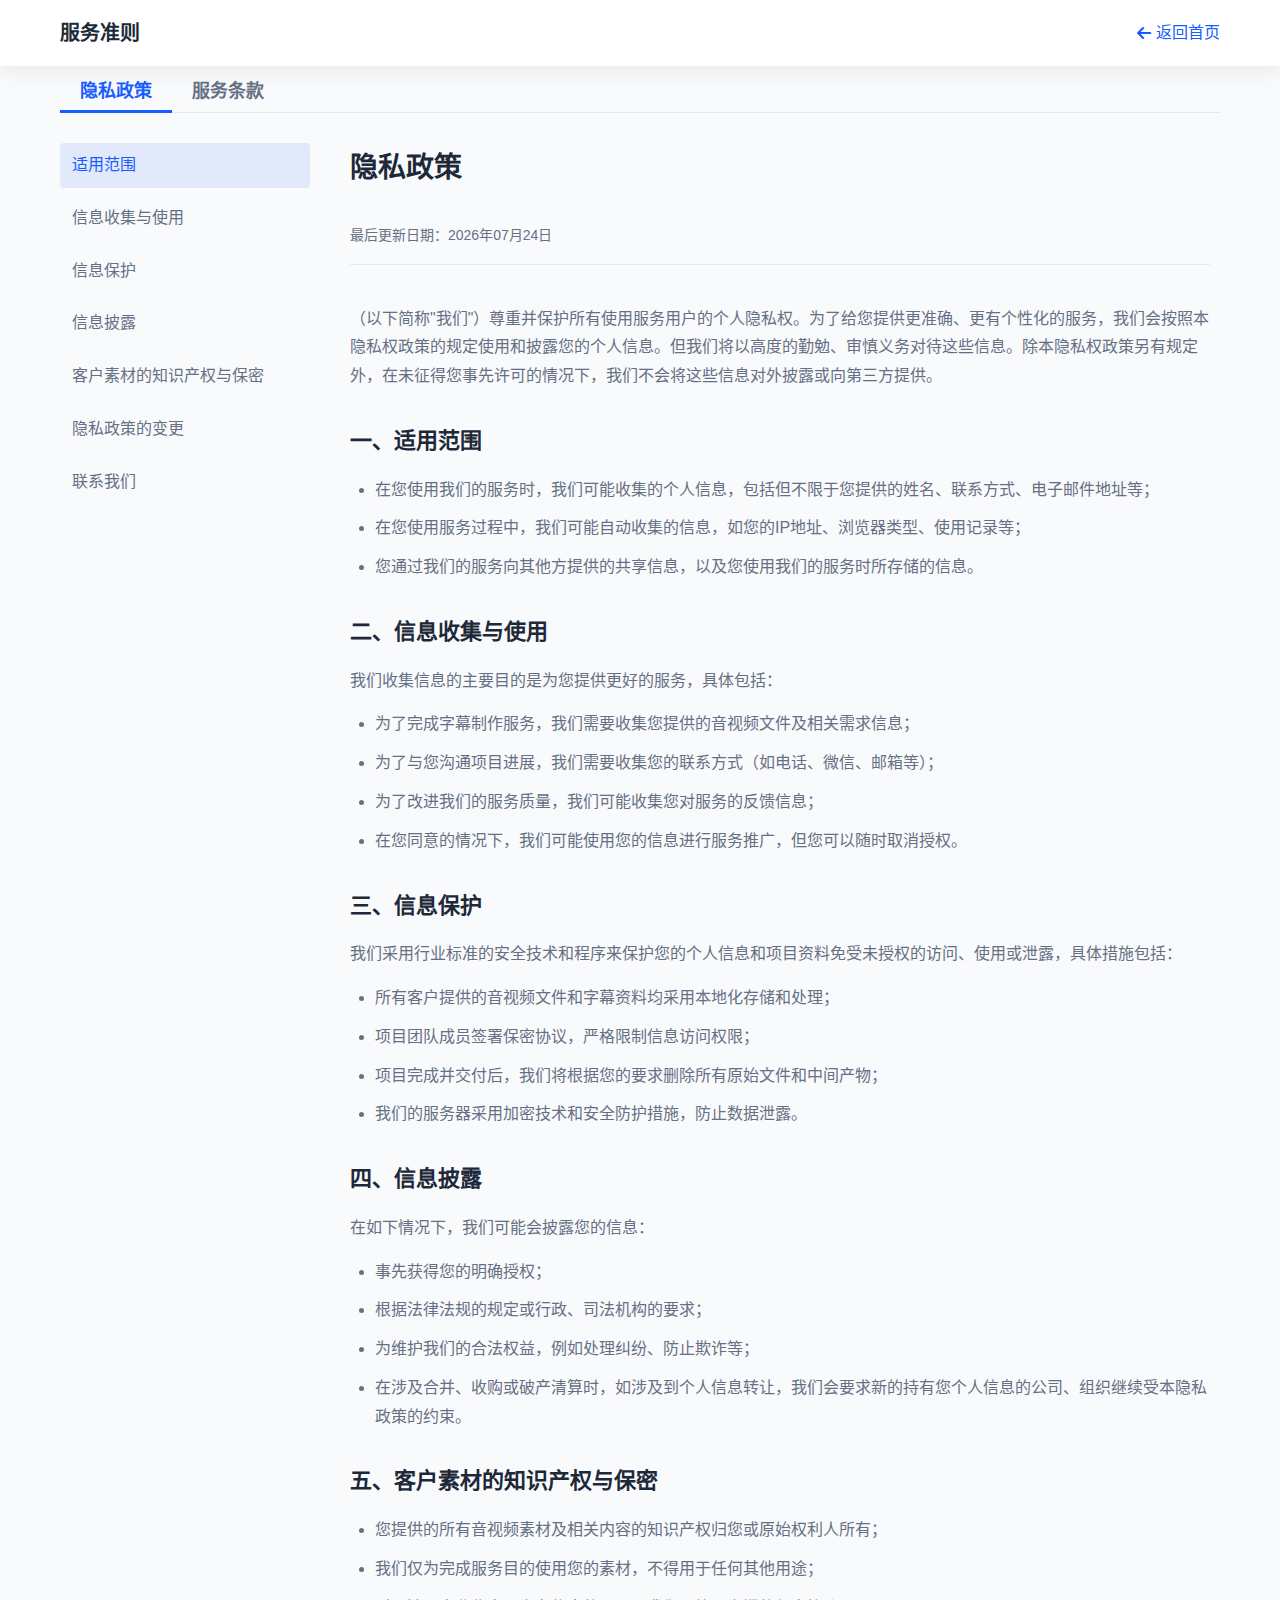
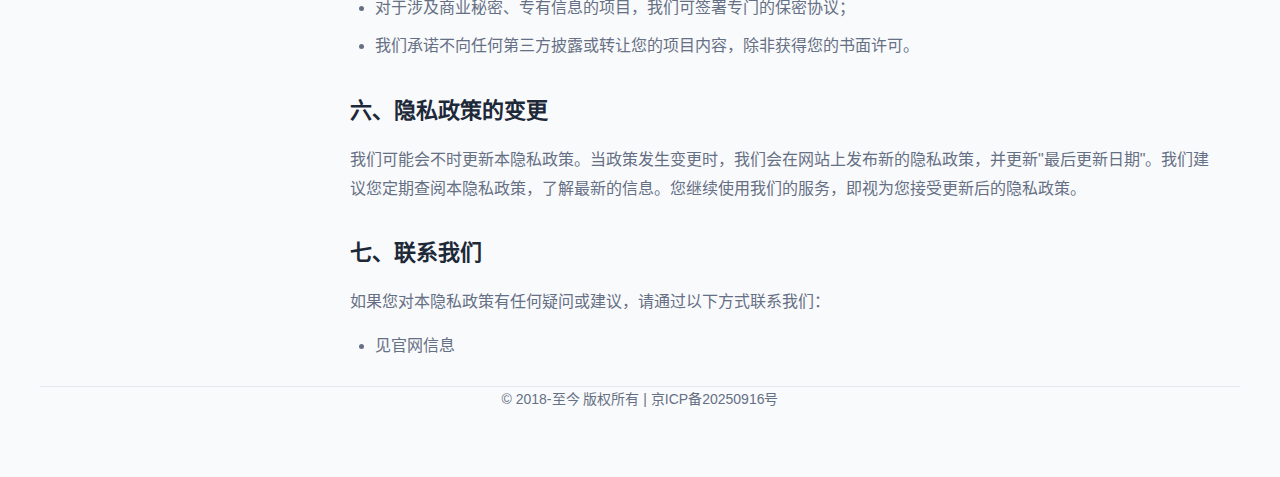
<file: src/privacy/index.html>
<!DOCTYPE html>
<html lang="zh-CN">
<head>
    <meta charset="UTF-8">
    <meta name="viewport" content="width=device-width, initial-scale=1.0">
    <title>隐私政策&服务条款</title>
    <link rel="icon" href="favicon.svg" type="image/x-icon">
    <link rel="stylesheet" href="https://cdn.bootcdn.net/ajax/libs/font-awesome/6.4.0/css/all.min.css">
    <style>
        :root {
            --primary: #165DFF;
            --dark: #1D2939;
            --gray: #667085;
            --light: #F9FAFB;
            --gray-light: #E4E7EC;
            --shadow: 0 4px 20px rgba(0, 0, 0, 0.08);
        }

        * {
            margin: 0;
            padding: 0;
            box-sizing: border-box;
            font-family: 'Segoe UI', Tahoma, Geneva, Verdana, sans-serif;
        }

        body {
            background-color: var(--light);
            color: var(--dark);
            line-height: 1.8;
            padding-bottom: 50px;
        }

        header {
            background-color: white;
            box-shadow: var(--shadow);
            padding: 15px 0;
        }

        .container {
            max-width: 1200px;
            margin: 0 auto;
            padding: 0 20px;
        }

        .navbar {
            display: flex;
            justify-content: space-between;
            align-items: center;
        }

        .logo {
            display: flex;
            align-items: center;
            text-decoration: none;
            color: var(--dark);
            font-weight: bold;
            font-size: 20px;
        }

        .logo img {
            width: 28px;
            height: 28px;
            margin-right: 8px;
        }

        .back-link {
            color: var(--primary);
            text-decoration: none;
            display: flex;
            align-items: center;
            font-weight: 500;
        }

        .back-link i {
            margin-right: 5px;
        }

        main {
            margin-top: 50px;
        }

        .section-tabs {
            display: flex;
            border-bottom: 1px solid var(--gray-light);
            margin-bottom: 30px;
        }

        .tab-button {
            padding: 10px 20px;
            background: none;
            border: none;
            font-size: 18px;
            font-weight: 600;
            color: var(--gray);
            cursor: pointer;
            position: relative;
        }

        .tab-button.active {
            color: var(--primary);
        }

        .tab-button.active::after {
            content: '';
            position: absolute;
            bottom: -1px;
            left: 0;
            width: 100%;
            height: 3px;
            background-color: var(--primary);
        }

        .content-wrapper {
            display: flex;
            gap: 30px;
        }

        .sidebar {
            width: 250px;
            flex-shrink: 0;
        }

        .section-list {
            list-style: none;
            margin: 0;
            padding: 0;
        }

        .section-item {
            margin-bottom: 8px;
        }

        .section-link {
            display: block;
            padding: 8px 12px;
            color: var(--gray);
            text-decoration: none;
            border-radius: 4px;
            transition: all 0.2s;
        }

        .section-link:hover, .section-link.active {
            background-color: rgba(22, 93, 255, 0.1);
            color: var(--primary);
        }

        .content-area {
            flex-grow: 1;
            padding: 0 10px;
        }

        .section-content {
            display: none;
        }

        .section-content.active {
            display: block;
            animation: fadeIn 0.3s ease;
        }

        h1 {
            font-size: 28px;
            margin-bottom: 30px;
            color: var(--dark);
        }

        h2 {
            font-size: 22px;
            margin: 30px 0 15px;
            color: var(--dark);
        }

        h3 {
            font-size: 18px;
            margin: 20px 0 10px;
            color: var(--dark);
        }

        p {
            margin-bottom: 15px;
            color: var(--gray);
        }

        ul {
            margin: 15px 0 25px 25px;
            color: var(--gray);
        }

        li {
            margin-bottom: 10px;
        }

        .updated {
            color: var(--gray);
            font-size: 14px;
            margin-bottom: 40px;
            padding-bottom: 15px;
            border-bottom: 1px solid var(--gray-light);
        }

        .highlight {
            color: var(--primary);
            font-weight: 500;
        }

        footer {
            margin-top: 80px;
            padding-top: 30px;
            border-top: 1px solid var(--gray-light);
            text-align: center;
            color: var(--gray);
            font-size: 14px;
        }

        @keyframes fadeIn {
            from { opacity: 0; transform: translateY(10px); }
            to { opacity: 1; transform: translateY(0); }
        }

        @media (max-width: 768px) {
            .content-wrapper {
                flex-direction: column;
            }
            
            .sidebar {
                width: 100%;
                margin-bottom: 20px;
            }
            
            .section-list {
                display: flex;
                overflow-x: auto;
                gap: 10px;
                padding-bottom: 10px;
            }
            
            .section-item {
                white-space: nowrap;
                margin-bottom: 0;
            }
        }
    </style>
</head>
<body>
    <header>
        <div class="container">
            <nav class="navbar">
                <a href="index.html" class="logo">
                   <!-- <img src="" alt="">-->
                    <span>服务准则</span>
                </a>
                <a href="https://sub.guoke.xyz/" class="back-link">
                    <i class="fas fa-arrow-left"></i> 返回首页
                </a>
            </nav>
        </div>
    </header>

    <main class="container">
        <div class="section-tabs">
            <button class="tab-button active" data-tab="privacy">隐私政策</button>
            <button class="tab-button" data-tab="terms">服务条款</button>
        </div>

        <!-- 隐私政策内容 -->
        <div class="tab-content" id="privacy-content">
            <div class="content-wrapper">
                <div class="sidebar">
                    <ul class="section-list">
                        <li class="section-item"><a href="#privacy-1" class="section-link active">适用范围</a></li>
                        <li class="section-item"><a href="#privacy-2" class="section-link">信息收集与使用</a></li>
                        <li class="section-item"><a href="#privacy-3" class="section-link">信息保护</a></li>
                        <li class="section-item"><a href="#privacy-4" class="section-link">信息披露</a></li>
                        <li class="section-item"><a href="#privacy-5" class="section-link">客户素材的知识产权与保密</a></li>
                        <li class="section-item"><a href="#privacy-6" class="section-link">隐私政策的变更</a></li>
                        <li class="section-item"><a href="#privacy-7" class="section-link">联系我们</a></li>
                    </ul>
                </div>

                <div class="content-area">
                    <h1>隐私政策</h1>
                    <div class="updated">最后更新日期：<span class="update-date"></span></div>

                    <p>（以下简称"我们"）尊重并保护所有使用服务用户的个人隐私权。为了给您提供更准确、更有个性化的服务，我们会按照本隐私权政策的规定使用和披露您的个人信息。但我们将以高度的勤勉、审慎义务对待这些信息。除本隐私权政策另有规定外，在未征得您事先许可的情况下，我们不会将这些信息对外披露或向第三方提供。</p>

                    <div id="privacy-1" class="section-content active">
                        <h2>一、适用范围</h2>
                        <ul>
                            <li>在您使用我们的服务时，我们可能收集的个人信息，包括但不限于您提供的姓名、联系方式、电子邮件地址等；</li>
                            <li>在您使用服务过程中，我们可能自动收集的信息，如您的IP地址、浏览器类型、使用记录等；</li>
                            <li>您通过我们的服务向其他方提供的共享信息，以及您使用我们的服务时所存储的信息。</li>
                        </ul>
                    </div>

                    <div id="privacy-2" class="section-content">
                        <h2>二、信息收集与使用</h2>
                        <p>我们收集信息的主要目的是为您提供更好的服务，具体包括：</p>
                        <ul>
                            <li>为了完成字幕制作服务，我们需要收集您提供的音视频文件及相关需求信息；</li>
                            <li>为了与您沟通项目进展，我们需要收集您的联系方式（如电话、微信、邮箱等）；</li>
                            <li>为了改进我们的服务质量，我们可能收集您对服务的反馈信息；</li>
                            <li>在您同意的情况下，我们可能使用您的信息进行服务推广，但您可以随时取消授权。</li>
                        </ul>
                    </div>

                    <div id="privacy-3" class="section-content">
                        <h2>三、信息保护</h2>
                        <p>我们采用行业标准的安全技术和程序来保护您的个人信息和项目资料免受未授权的访问、使用或泄露，具体措施包括：</p>
                        <ul>
                            <li>所有客户提供的音视频文件和字幕资料均采用本地化存储和处理；</li>
                            <li>项目团队成员签署保密协议，严格限制信息访问权限；</li>
                            <li>项目完成并交付后，我们将根据您的要求删除所有原始文件和中间产物；</li>
                            <li>我们的服务器采用加密技术和安全防护措施，防止数据泄露。</li>
                        </ul>
                    </div>

                    <div id="privacy-4" class="section-content">
                        <h2>四、信息披露</h2>
                        <p>在如下情况下，我们可能会披露您的信息：</p>
                        <ul>
                            <li>事先获得您的明确授权；</li>
                            <li>根据法律法规的规定或行政、司法机构的要求；</li>
                            <li>为维护我们的合法权益，例如处理纠纷、防止欺诈等；</li>
                            <li>在涉及合并、收购或破产清算时，如涉及到个人信息转让，我们会要求新的持有您个人信息的公司、组织继续受本隐私政策的约束。</li>
                        </ul>
                    </div>

                    <div id="privacy-5" class="section-content">
                        <h2>五、客户素材的知识产权与保密</h2>
                        <ul>
                            <li>您提供的所有音视频素材及相关内容的知识产权归您或原始权利人所有；</li>
                            <li>我们仅为完成服务目的使用您的素材，不得用于任何其他用途；</li>
                            <li>对于涉及商业秘密、专有信息的项目，我们可签署专门的保密协议；</li>
                            <li>我们承诺不向任何第三方披露或转让您的项目内容，除非获得您的书面许可。</li>
                        </ul>
                    </div>

                    <div id="privacy-6" class="section-content">
                        <h2>六、隐私政策的变更</h2>
                        <p>我们可能会不时更新本隐私政策。当政策发生变更时，我们会在网站上发布新的隐私政策，并更新"最后更新日期"。我们建议您定期查阅本隐私政策，了解最新的信息。您继续使用我们的服务，即视为您接受更新后的隐私政策。</p>
                    </div>

                    <div id="privacy-7" class="section-content">
                        <h2>七、联系我们</h2>
                        <p>如果您对本隐私政策有任何疑问或建议，请通过以下方式联系我们：</p>
                        <ul>
                            <li>见官网信息</li>
                        </ul>
                    </div>
                </div>
            </div>
        </div>

        <!-- 服务条款内容 -->
        <div class="tab-content" id="terms-content" style="display: none;">
            <div class="content-wrapper">
                <div class="sidebar">
                    <ul class="section-list">
                        <li class="section-item"><a href="#terms-1" class="section-link active">服务内容</a></li>
                        <li class="section-item"><a href="#terms-2" class="section-link">服务流程与规范</a></li>
                        <li class="section-item"><a href="#terms-3" class="section-link">双方权利与义务</a></li>
                        <li class="section-item"><a href="#terms-4" class="section-link">知识产权</a></li>
                        <li class="section-item"><a href="#terms-5" class="section-link">服务费用与支付</a></li>
                        <li class="section-item"><a href="#terms-6" class="section-link">违约责任</a></li>
                        <li class="section-item"><a href="#terms-7" class="section-link">不可抗力</a></li>
                        <li class="section-item"><a href="#terms-8" class="section-link">争议解决</a></li>
                        <li class="section-item"><a href="#terms-9" class="section-link">其他</a></li>
                        <li class="section-item"><a href="#terms-10" class="section-link">联系我们</a></li>
                    </ul>
                </div>

                <div class="content-area">
                    <h1>服务条款</h1>
                    <div class="updated">最后更新日期：<span class="update-date"></span></div>

                    <p>欢迎使用相关服务（以下简称"服务"）。本服务条款（以下简称"条款"）是您与我们之间关于使用我们服务的法律协议。在使用我们的服务前，请您仔细阅读本条款。您使用我们的服务即表示您同意本条款的全部内容。</p>

                    <div id="terms-1" class="section-content active">
                        <h2>一、服务内容</h2>
                        <p>我们提供的服务包括但不限于：</p>
                        <ul>
                            <li>字幕翻译服务（包括中英互译及其他多语言翻译）；</li>
                            <li>时间轴调整与校对；</li>
                            <li>字幕格式转换（SRT、ASS、VTT等）；</li>
                            <li>CC字幕制作与内嵌；</li>
                            <li>视频压制、剪辑与合成；</li>
                            <li>根据客户需求提供的其他相关服务。</li>
                        </ul>
                    </div>

                    <div id="terms-2" class="section-content">
                        <h2>二、服务流程与规范</h2>
                        <ul>
                            <li><span class="highlight">需求提交</span>：您需提供清晰的音视频文件及具体需求说明（包括翻译语言、格式要求、交付时间等）；</li>
                            <li><span class="highlight">报价确认</span>：我们根据项目复杂度、时长、语言对、交付周期等因素提供报价，经您确认后生效；</li>
                            <li><span class="highlight">预付款</span>：部分项目可能需要支付30%-50%的预付款，具体比例双方协商确定；</li>
                            <li><span class="highlight">制作过程</span>：我们将按照约定要求进行制作，重大修改可能导致交付时间延长；</li>
                            <li><span class="highlight">交付验收</span>：我们通过约定方式交付成品，您应在收到后3个工作日内完成验收；</li>
                            <li><span class="highlight">尾款支付</span>：验收合格后，您需支付剩余款项；</li>
                            <li><span class="highlight">修改服务</span>：我们提供免费修改服务（限合理范围内，因需求变更导致的重大修改可能产生额外费用）。</li>
                        </ul>
                    </div>

                    <div id="terms-3" class="section-content">
                        <h2>三、双方权利与义务</h2>
                        <h3>（一）客户的权利与义务</h3>
                        <ul>
                            <li>保证所提供的音视频素材及相关内容不侵犯任何第三方知识产权或其他合法权益；</li>
                            <li>提供清晰、准确的需求说明，及时回复我们的咨询；</li>
                            <li>按时支付服务费用；</li>
                            <li>对验收后的成品享有约定范围内的使用权；</li>
                            <li>如对服务成果有异议，应在验收期内提出，逾期视为认可。</li>
                        </ul>

                        <h3>（二）我们的权利与义务</h3>
                        <ul>
                            <li>按照约定的质量标准和时间交付服务成果；</li>
                            <li>对客户提供的素材和信息予以保密（详见隐私政策）；</li>
                            <li>提供合理的售后服务和修改支持；</li>
                            <li>如客户未按时支付费用或提供必要信息，有权暂停服务或顺延交付时间；</li>
                            <li>在获得客户许可的情况下，可将完成的案例用于非商业性的宣传展示。</li>
                        </ul>
                    </div>

                    <div id="terms-4" class="section-content">
                        <h2>四、知识产权</h2>
                        <ul>
                            <li>客户提供的所有素材的知识产权归客户或原始权利人所有；</li>
                            <li>我们制作的字幕成品的知识产权，在客户支付全部费用后归客户所有；</li>
                            <li>未经客户书面许可，我们不得将字幕成品用于本条款约定以外的其他用途；</li>
                            <li>客户保证其使用服务成果的行为符合相关法律法规，不侵犯任何第三方权益。</li>
                        </ul>
                    </div>

                    <div id="terms-5" class="section-content">
                        <h2>五、服务费用与支付</h2>
                        <ul>
                            <li>服务费用根据项目具体情况确定，以双方确认的报价为准；</li>
                            <li>支付方式包括银行转账、微信支付、支付宝等双方认可的方式；</li>
                            <li>逾期支付的，每逾期一日应按未支付金额的0.5%支付滞纳金；</li>
                            <li>因客户需求变更导致服务内容增加的，应支付相应的额外费用。</li>
                        </ul>
                    </div>

                    <div id="terms-6" class="section-content">
                        <h2>六、违约责任</h2>
                        <ul>
                            <li>如我们未能按时交付服务成果且无合理理由，客户有权要求减免费用或解除合同；</li>
                            <li>如客户提供的素材存在权利瑕疵导致我们遭受损失的，客户应承担赔偿责任；</li>
                            <li>任何一方违反本条款约定给对方造成损失的，应承担相应的赔偿责任。</li>
                        </ul>
                    </div>

                    <div id="terms-7" class="section-content">
                        <h2>七、不可抗力</h2>
                        <p>因地震、台风、洪水、战争、政策调整等不可抗力因素导致无法履行本条款的，遭遇不可抗力的一方应及时通知对方，并在合理期限内提供证明。双方可根据不可抗力的影响程度，协商决定是否解除合同、部分免除责任或延期履行。</p>
                    </div>

                    <div id="terms-8" class="section-content">
                        <h2>八、争议解决</h2>
                        <p>因本条款引起的或与本条款有关的任何争议，双方应首先通过友好协商解决；协商不成的，任何一方均有权向我们所在地有管辖权的人民法院提起诉讼。</p>
                    </div>

                    <div id="terms-9" class="section-content">
                        <h2>九、其他</h2>
                        <ul>
                            <li>本条款的任何修改须经双方书面确认；</li>
                            <li>本条款未尽事宜，可由双方另行协商签订补充协议；</li>
                            <li>本条款自您确认接受之日起生效，有效期至服务完成且双方权利义务结清为止。</li>
                        </ul>
                    </div>

                    <div id="terms-10" class="section-content">
                        <h2>十、联系我们</h2>
                        <p>如果您对本服务条款有任何疑问，请通过以下方式联系我们：</p>
                        <ul>
                            <li>见官网信息</li>
                        </ul>
                    </div>
                </div>
            </div>
        </div>
    </main>

    <footer class="container">
        <p>&copy; 2018-至今 版权所有 | 京ICP备20250916号</p>
    </footer>

    <script>
        // 设置最后更新日期为当前系统日期
        function setUpdateDates() {
            const now = new Date();
            const year = now.getFullYear();
            const month = String(now.getMonth() + 1).padStart(2, '0');
            const day = String(now.getDate()).padStart(2, '0');
            const dateString = `${year}年${month}月${day}日`;
            
            document.querySelectorAll('.update-date').forEach(el => {
                el.textContent = dateString;
            });
        }
        
        // 页面加载时设置日期
        setUpdateDates();
        
        // 切换标签页
        const tabButtons = document.querySelectorAll('.tab-button');
        const tabContents = document.querySelectorAll('.tab-content');
        
        tabButtons.forEach(button => {
            button.addEventListener('click', () => {
                // 移除所有活动状态
                tabButtons.forEach(btn => btn.classList.remove('active'));
                tabContents.forEach(content => content.style.display = 'none');
                
                // 添加当前活动状态
                button.classList.add('active');
                const tabId = button.getAttribute('data-tab');
                document.getElementById(`${tabId}-content`).style.display = 'block';
                
                // 重置当前标签页的章节选中状态
                const sectionLinks = document.querySelectorAll(`#${tabId}-content .section-link`);
                const sectionContents = document.querySelectorAll(`#${tabId}-content .section-content`);
                
                sectionLinks.forEach(link => link.classList.remove('active'));
                sectionLinks[0].classList.add('active');
                
                sectionContents.forEach(content => content.classList.remove('active'));
                // 显示从第一个开始的所有章节
                sectionContents.forEach(content => content.classList.add('active'));
                
                // 滚动到内容区域顶部
                document.querySelector(`#${tabId}-content .content-area`).scrollTop = 0;
            });
        });
        
        // 章节导航 - 点击后显示当前及后续所有章节
        document.querySelectorAll('.section-link').forEach(link => {
            link.addEventListener('click', (e) => {
                e.preventDefault();
                
                // 获取当前标签页
                const tabId = document.querySelector('.tab-button.active').getAttribute('data-tab');
                const sectionLinks = document.querySelectorAll(`#${tabId}-content .section-link`);
                const sectionContents = document.querySelectorAll(`#${tabId}-content .section-content`);
                
                // 获取当前点击的章节索引
                const currentIndex = Array.from(sectionLinks).indexOf(link);
                
                // 更新导航链接的活动状态
                sectionLinks.forEach((l, index) => {
                    // 只激活当前点击的链接
                    if (index === currentIndex) {
                        l.classList.add('active');
                    } else {
                        l.classList.remove('active');
                    }
                });
                
                // 显示当前及所有后续章节内容
                sectionContents.forEach((content, index) => {
                    if (index >= currentIndex) {
                        content.classList.add('active');
                    } else {
                        content.classList.remove('active');
                    }
                });
                
                // 滚动到内容区域顶部
                document.querySelector(`#${tabId}-content .content-area`).scrollTop = 0;
            });
        });
        
        // 初始加载时显示所有隐私政策章节
        window.addEventListener('load', () => {
            const activeTab = document.querySelector('.tab-button.active').getAttribute('data-tab');
            const sectionContents = document.querySelectorAll(`#${activeTab}-content .section-content`);
            sectionContents.forEach(content => content.classList.add('active'));
        });
    </script>
</body>
</html>
</file>
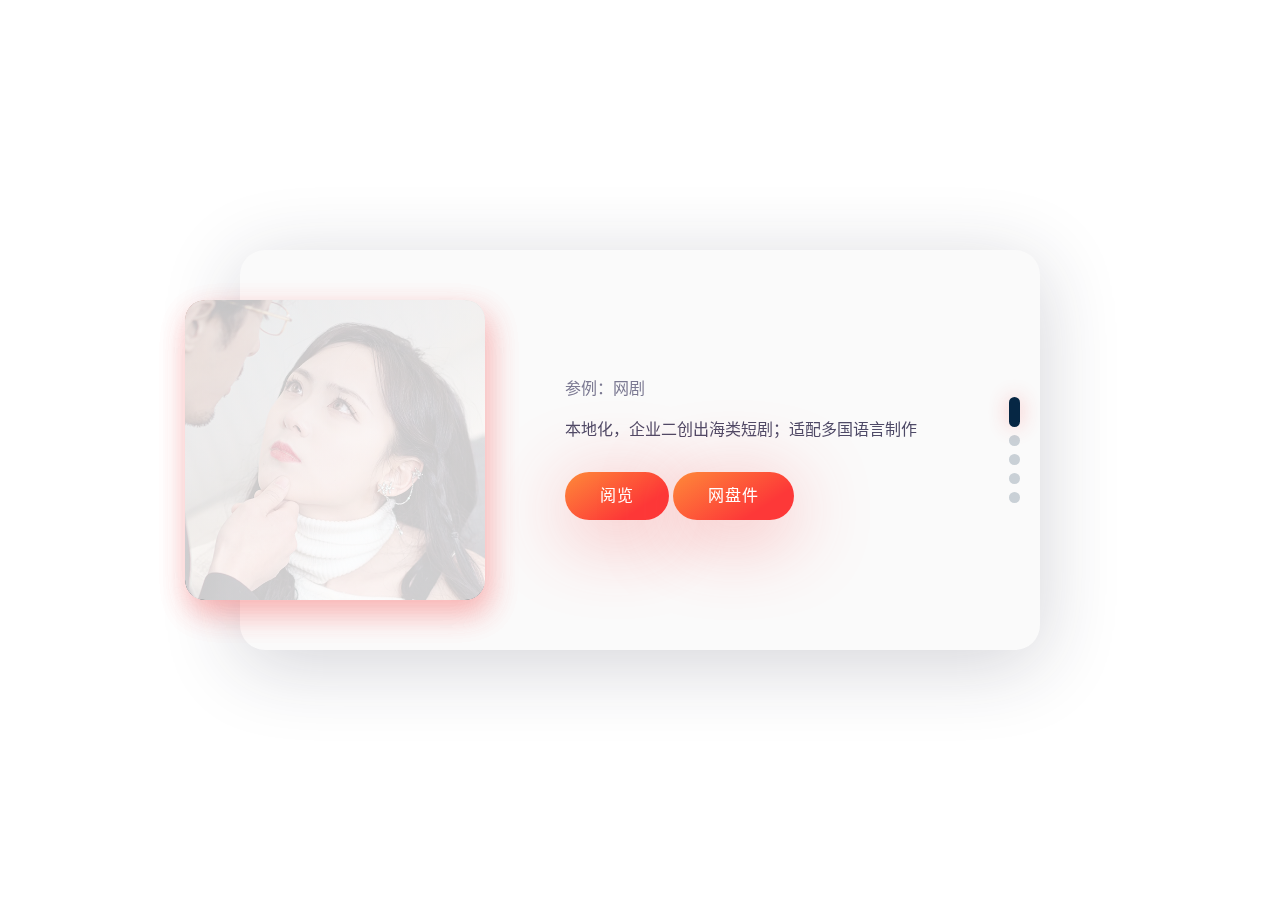
<file: src/show/index.html>
<!DOCTYPE html>
<html lang="zh-CN">
<head>
    <meta charset="utf-8">
    <title>环球字幕-内容参考</title>
    <meta name="viewport" content="width=device-width, user-scalable=no, initial-scale=1.0, maximum-scale=1.0, minimum-scale=1.0">
    <link rel="stylesheet" href="css/normalize.min.css">
    <link rel="stylesheet" href="css/swiper.min.css">
    <link rel="stylesheet" href="css/style.css">
<style>
    body {
        background: url(https://picsum.photos/1600/900/?nature,animal,cat,rain,city,girl,starry) no-repeat center center fixed;
        /* 兼容浏览器版本 */
        -webkit-background-size: cover;
        -o-background-size: cover;
        background-size: cover;
    }
    
    /* 移动端按钮优化样式 */
    @media (max-width: 768px) {
        .blog-slider__button {
            /* 增加按钮上下左右间距 */
            padding: 12px 20px;
            margin-right: 15px;
            margin-bottom: 15px;
            /* 优化按钮显示为块级元素（可选，根据实际布局调整） */
            display: block;
            width: 100%;
            box-sizing: border-box;
        }
        
        /* 当有多个按钮时，确保它们不重叠 */
        .blog-slider__content a + a {
            margin-top: 10px;
        }
    }
</style>
</head>
<body>
    <div class="blog-slider">
        <div class="blog-slider__wrp swiper-wrapper">
            <div class="blog-slider__item swiper-slide">
                <div class="blog-slider__img">
                    <img src="img/1.png" alt="">
                </div>
                <div class="blog-slider__content">
                    <span class="blog-slider__code">参例：网剧</span>
                    <div class="blog-slider__title"></div>
                    <div class="blog-slider__text">本地化，企业二创出海类短剧；适配多国语言制作</div>
                    <a href="../video/index.html" target="_blank" class="blog-slider__button">阅览</a>
                    
                    <a href="https://workdrive.zohopublic.com.cn/external/4eff372bb87967767e8a1b34de208dfdf0cc4d09f134afe2a35d85c81d3e0ee0/download?directDownload=true" target="_blank" class="blog-slider__button">网盘件</a>

                    <!--
                    微云 https://share.weiyun.com/ItA3MipM
					蓝奏云 https://wwr.lanzouw.com/iRcEa2uhu4ba
				    zoho网盘 https://workdrive.zohopublic.com.cn/external/4eff372bb87967767e8a1b34de208dfdf0cc4d09f134afe2a35d85c81d3e0ee0/download?directDownload=true
					又拍云 http://weblinks.test.upcdn.net/sub/Short-1-Share.zip
					缤纷云 https://webhtml.s3.bitiful.net/sub%2FShort-1-Share.zip
                    -->
                </div>
            </div>
            <div class="blog-slider__item swiper-slide">
                <div class="blog-slider__img">
                    <img src="img/2.png" alt="">
                </div>
                <div class="blog-slider__content">
                    <span class="blog-slider__code">参例：网剧</span>
                    <div class="blog-slider__title"></div>
                    <div class="blog-slider__text">本地化，企业二创出海类短剧；基于 srt 字幕原件、中间值遮罩处理、附属要求等，合成制作</div>
                    <a href="../video/index.html" target="_blank" class="blog-slider__button">阅览</a>

                    <a href="https://workdrive.zohopublic.com.cn/external/831d06940478c157cc3be84cd56797e04a960330d6176d3fc5c96f2a862f1dcb/download?directDownload=true" target="_blank" class="blog-slider__button">网盘件</a>

                    <!--
                    微云 
					蓝奏云 https://wwr.lanzouw.com/iaxho2uhu2yb
				    zoho网盘 https://workdrive.zohopublic.com.cn/external/831d06940478c157cc3be84cd56797e04a960330d6176d3fc5c96f2a862f1dcb/download?directDownload=true
					又拍云  http://weblinks.test.upcdn.net/sub/Short-2-Share.zip
					缤纷云 https://webhtml.s3.bitiful.net/sub%2FShort-2-Share.zip
                    -->
                </div>
            </div>
            <div class="blog-slider__item swiper-slide">
                <div class="blog-slider__img">
                    <img src="img/3.png" alt="">
                </div>
                <div class="blog-slider__content">
                    <span class="blog-slider__code">参例：影视剧</span>
                    <div class="blog-slider__title"></div>
                    <div class="blog-slider__text">行业标准，内嵌硬/外挂字幕；母语英语原声；中英双语字轨制；欧美剧《新鲁宾逊漂流记(第一季)》08 年首播</div>
                    <a href="../video/index.html" target="_blank" class="blog-slider__button">阅览</a>

					<a href="https://workdrive.zohopublic.com.cn/external/73008fb1caf8b0f7f19e3f922c5b9eac5d1d2f93e163d7110f20fbd5d6a7c702/download?directDownload=true" target="_blank" class="blog-slider__button">网盘</a>
   
                  	<a href="https://kdocs.cn/l/cll2P8d9ukZJ" target="_blank" class="blog-slider__button">流程</a>
            

                     <!--   
                    微云 
					蓝奏云
					七彩云 https://cloud.06dn.com/s/dEdzfl
				    zoho网盘 https://workdrive.zohopublic.com.cn/external/73008fb1caf8b0f7f19e3f922c5b9eac5d1d2f93e163d7110f20fbd5d6a7c702/download?directDownload=true
					又拍云 http://weblinks.test.upcdn.net/sub/%E6%96%B0%E9%B2%81%E5%AE%BE%E9%80%8A%E6%BC%82%E6%B5%81%E8%AE%B0(%E7%AC%AC%E4%B8%80%E5%AD%A3).zip
					缤纷云 https://webhtml.s3.bitiful.net/sub%2FIT%E8%AF%BE%E4%BB%B6%E6%B5%8B%E8%AF%95%E4%BB%B6.zip
                    -->
                </div>
            </div>
            <div class="blog-slider__item swiper-slide">
                <div class="blog-slider__img">
                    <img src="img/IT.png" alt="">
                </div>
                <div class="blog-slider__content">
                    <span class="blog-slider__code">参例：IT 课程</span>
                    <div class="blog-slider__title"></div>
                    <div class="blog-slider__text">IT讲义/课件/机构开发，垂直化创作；大学/培训级，专业内容学识；主以代码块释意，人工精修错误处，使整体规范</div>
                    <a href="../video/index.html" target="_blank" class="blog-slider__button">阅览</a>
               
                    <a href="https://workdrive.zohopublic.com.cn/external/e53d837da4adf3ad24a09570be9d956b6f7320d8fda8991b850099e260bb9b96/download?directDownload=true" target="_blank" class="blog-slider__button">网盘件</a>
           
                    <a href="https://kdocs.cn/l/crnZ5sREuTpV" target="_blank" class="blog-slider__button">大纲</a>
                   
                     <!--
                    微云 
				    zoho网盘 https://workdrive.zohopublic.com.cn/external/e53d837da4adf3ad24a09570be9d956b6f7320d8fda8991b850099e260bb9b96/download?directDownload=true
					又拍云 http://weblinks.test.upcdn.net/sub/IT%E8%AF%BE%E4%BB%B6%E6%B5%8B%E8%AF%95%E4%BB%B6.zip
					缤纷云 https://webhtml.s3.bitiful.net/sub%2F%E6%96%B0%E9%B2%81%E5%AE%BE%E9%80%8A%E6%BC%82%E6%B5%81%E8%AE%B0(%E7%AC%AC%E4%B8%80%E5%AD%A3).zip
                    -->
                </div>
            </div>
            <div class="blog-slider__item swiper-slide">
                <div class="blog-slider__img">
                    <img src="img/5.png" alt="">
                </div>
                <div class="blog-slider__content">
                    <span class="blog-slider__code">姓名：李德胜</span>
                    <div class="blog-slider__title"></div>
                    <div class="blog-slider__text">工微：Wander-Wechat<br></div>
                </div>
            </div>
        </div>
        <div class="blog-slider__pagination"></div>
    </div>
    <script src="js/jquery.min.js"></script>
    <script src="js/swiper.min.js"></script>
    <script src="js/index.js"></script>
</body>
</html>
</file>
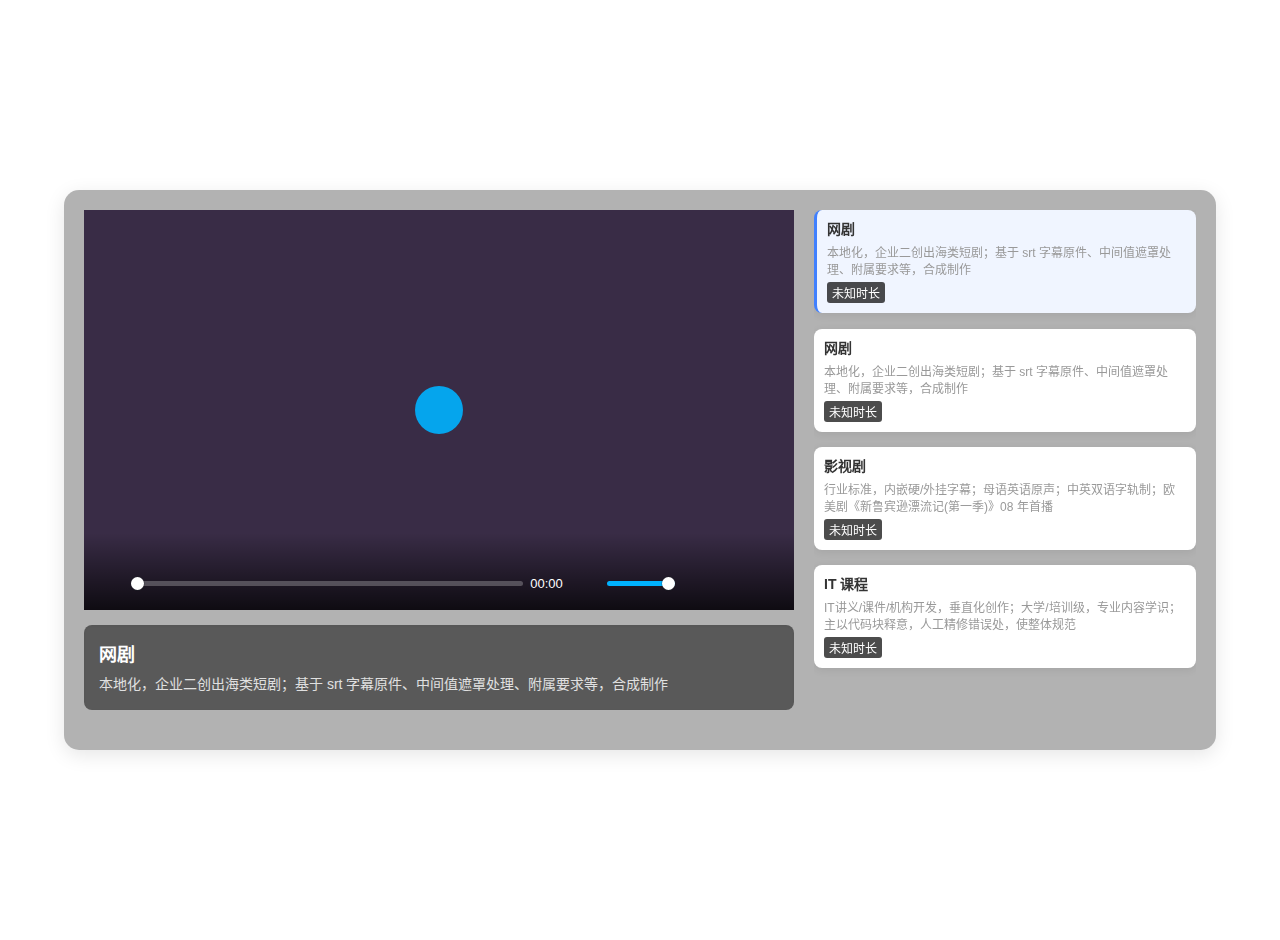
<file: src/video/index.html>
<!DOCTYPE html>
<html lang="zh-CN">
<head>
    <meta charset="utf-8">
    <meta name="viewport" content="width=device-width,initial-scale=1.0">
    <title>环球字幕-系列作品</title>
    <link rel="stylesheet" href="plyr.css">
    <style>
        body {
            background: url(https://picsum.photos/1600/900/?nature,animal,cat,rain,city,girl,starry) no-repeat center/cover fixed;
            margin: 0;
            min-height: 100vh;
            display: flex;
            justify-content: center;
            align-items: center;
            font-family: '微软雅黑', sans-serif;
            padding: 20px 0;
        }

        .web_notice {
            display: flex;
            justify-content: center;
            width: 100%;
        }

        .video-container {
            width: 90%;
            max-width: 1200px;
            background: rgba(0, 0, 0, 0.3);
            border-radius: 15px;
            padding: 20px;
            box-shadow: 0 5px 20px rgba(0,0,0,0.1);
            box-sizing: border-box;
            margin: 0 auto;
        }

        .main-content {
            display: flex;
            gap: 20px;
            margin-bottom: 20px;
        }

        .player-wrapper {
            flex: 1 1 65%;
            display: flex;
            flex-direction: column;
        }

        .plyr-wrapper {
            position: relative;
            width: 100%;
            height: 0;
            padding-bottom: 56.25%;
            margin-bottom: 15px;
            background-color: rgba(0, 0, 0, 0.2);
        }

        .plyr {
            position: absolute;
            top: 0;
            left: 0;
            width: 100%;
            height: 100%;
        }

        .video-description {
            margin-top: auto;
            padding: 15px;
            background: rgba(0, 0, 0, 0.5);
            border-radius: 8px;
            box-shadow: inset 0 1px 3px rgba(0,0,0,0.05);
        }

        .video-description h3 {
            margin: 0 0 8px;
            color: #ffffff;
            font-size: 18px;
        }

        .video-description p {
            margin: 0;
            color: #e0e0e0;
            font-size: 14px;
            line-height: 1.5;
        }

        .video-list-wrapper {
            flex: 1 1 35%;
            max-height: 500px;
            overflow-y: auto;
        }

        .video-list {
            display: flex;
            flex-direction: column;
            gap: 15px;
        }

        .video-item {
            background: #ffffff;
            border-radius: 8px;
            overflow: hidden;
            box-shadow: 0 2px 8px rgba(0,0,0,0.08);
            cursor: pointer;
            transition: transform 0.2s ease;
            display: flex;
            gap: 10px;
            opacity: 0;
            transform: translateY(10px);
            will-change: opacity, transform;
            padding: 10px;
            align-items: center;
        }

        .video-item.active {
            background: #f0f5ff;
            border-left: 3px solid #4080ff;
        }

        .video-item.fade-in {
            opacity: 1;
            transform: translateY(0);
        }

        .video-info {
            flex: 1;
        }

        .video-info h4 {
            margin: 0 0 5px;
            font-size: 14px;
            color: #333;
            line-height: 1.3;
        }

        .video-info p {
            margin: 0;
            font-size: 12px;
            color: #999;
        }

        .duration-badge {
            background: rgba(0,0,0,0.7);
            color: white;
            font-size: 12px;
            padding: 2px 5px;
            border-radius: 3px;
            display: inline-block;
            margin-top: 5px;
        }

        .video-thumbnail {
            display: none;
        }

        @media (max-width: 768px) {
            .main-content {
                flex-direction: column;
            }
            
            .player-wrapper, .video-list-wrapper {
                flex: auto;
            }
            
            .video-list-wrapper {
                max-height: none;
                margin-top: 20px;
            }
        }
    </style>
</head>
<body>
    <div class="web_notice">
        <div class="video-container">
            <div class="main-content">
                <div class="player-wrapper">
                    <div class="plyr-wrapper">
                        <video id="player-init" preload="metadata" style="background-color: #392c46;" poster="https://picsum.photos/1280/720?grayscale&blur=2">
                            <source src="https://workdrive.zohopublic.com.cn/external/d90a8e2049e0b81d7ddd89d7bf003cc88789cf2555d67d2a985ba8d7d1084329/download?directDownload=true" type="video/mp4" />
                            <track kind="captions" label="中文" src="srcvideo/ZH.vtt" srclang="zh" default />
                            <track kind="captions" label="英语" src="srcvideo/EN.vtt" srclang="en" />
                        </video>
                    </div>
                    
                    <div class="video-description" id="video-desc">
                        <h3>请选择视频</h3>
                        <p>右侧列表 支持更多</p>
                    </div>
                </div>
                
                <div class="video-list-wrapper">
                    <div class="video-list" id="videoList"></div>
                </div>
            </div>
        </div>
    </div>

    <script src="plyr.min.js"></script>
    <script>
        // 视频数据
        const videoData = [
            {
                id: 1,
                title: "网剧",
                description: "本地化，企业二创出海类短剧；基于 srt 字幕原件、中间值遮罩处理、附属要求等，合成制作",
                detailTitle: "网剧",
                detailDescription: "本地化，企业二创出海类短剧；基于 srt 字幕原件、中间值遮罩处理、附属要求等，合成制作",
                src: "https://workdrive.zohopublic.com.cn/external/d90a8e2049e0b81d7ddd89d7bf003cc88789cf2555d67d2a985ba8d7d1084329/download?directDownload=true",
                durationSrc: "https://workdrive.zohopublic.com.cn/external/d90a8e2049e0b81d7ddd89d7bf003cc88789cf2555d67d2a985ba8d7d1084329/download?directDownload=true",
                poster: "https://picsum.photos/800/450?video=1",
                subtitles: [
                    { kind: 'captions', label: '中文', srclang: 'zh', src: 'srcvideo/ZH.vtt', default: true },
                    { kind: 'captions', label: '英语', srclang: 'en', src: 'srcvideo/EN.vtt' },
                    { kind: 'captions', label: '日语', srclang: 'ja', src: 'srcvideo/JA.vtt' }
                ]
				/*
				<!--
					又拍云 http://weblinks.test.upcdn.net/sub/srcvideo/v1.mp4
					缤纷云 https://webhtml.s3.bitiful.net/sub%2Fsrcvideo%2Fv1.mp4
					zoho网盘 https://workdrive.zohopublic.com.cn/external/d90a8e2049e0b81d7ddd89d7bf003cc88789cf2555d67d2a985ba8d7d1084329/download?directDownload=true
					-->
				*/
            },
            {
                id: 2,
                title: "网剧",
                description: "本地化，企业二创出海类短剧；基于 srt 字幕原件、中间值遮罩处理、附属要求等，合成制作",
                detailTitle: "网剧",
                detailDescription: "本地化，企业二创出海类短剧；基于 srt 字幕原件、中间值遮罩处理、附属要求等，合成制作",
                src: "https://workdrive.zohopublic.com.cn/external/ae4aa1a0de301adfcbcc7007c8c000c1b0274b01acc6e2b1d401ef6ad47c887b/download?directDownload=true",
                durationSrc: "https://workdrive.zohopublic.com.cn/external/ae4aa1a0de301adfcbcc7007c8c000c1b0274b01acc6e2b1d401ef6ad47c887b/download?directDownload=true",
                poster: "https://picsum.photos/800/450?video=2",
                subtitles: []
				/*
				<!--
					又拍云 http://weblinks.test.upcdn.net/sub/srcvideo/v2.mp4
					缤纷云 https://webhtml.s3.bitiful.net/sub%2Fsrcvideo%2Fv2.mp4
					zoho网盘 https://workdrive.zohopublic.com.cn/external/ae4aa1a0de301adfcbcc7007c8c000c1b0274b01acc6e2b1d401ef6ad47c887b/download?directDownload=true
					-->	
				*/
            },
            {
                id: 3,
                title: "影视剧",
                description: "行业标准，内嵌硬/外挂字幕；母语英语原声；中英双语字轨制；欧美剧《新鲁宾逊漂流记(第一季)》08 年首播",
                detailTitle: "影视剧",
                detailDescription: "[文件与时间较大，缓存稍长]行业标准，内嵌硬/外挂字幕；母语英语原声；中英双语字轨制；欧美剧《新鲁宾逊漂流记(第一季)》08 年首播",
                src: "https://workdrive.zohopublic.com.cn/external/6667a448bf95ddc909f7a7819870df58c4f55ddda1db72c029c61ae315cd81b6/download?directDownload=true",
                durationSrc: "https://workdrive.zohopublic.com.cn/external/6667a448bf95ddc909f7a7819870df58c4f55ddda1db72c029c61ae315cd81b6/download?directDownload=true",
                poster: "https://picsum.photos/800/450?video=3",
                subtitles: [
                    { kind: 'captions', label: '中文', srclang: 'zh', src: 'srcvideo/chs.vtt', default: true },
                    { kind: 'captions', label: '英语', srclang: 'en', src: 'srcvideo/eng.vtt' },
                    { kind: 'captions', label: '双语', srclang: 'ja', src: 'srcvideo/chs&eng.vtt' }
                ]
				/*
				<!--
					又拍云 http://weblinks.test.upcdn.net/sub/srcvideo/Crusoe.2008.S01E01-E02.Rum.and.Gunpowder.480p.x264.mp4
					缤纷云 https://webhtml.s3.bitiful.net/sub%2Fsrcvideo%2FCrusoe.2008.S01E01-E02.Rum.and.Gunpowder.480p.x264.mp4
					zoho网盘 https://workdrive.zohopublic.com.cn/external/6667a448bf95ddc909f7a7819870df58c4f55ddda1db72c029c61ae315cd81b6/download?directDownload=true
					-->
				*/
            },
            {
                id: 4,
                title: "IT 课程",
                description: "IT讲义/课件/机构开发，垂直化创作；大学/培训级，专业内容学识；主以代码块释意，人工精修错误处，使整体规范",
                detailTitle: "IT 课程",
                detailDescription: "IT讲义/课件/机构开发，垂直化创作；大学/培训级，专业内容学识；主以代码块释意，人工精修错误处，使整体规范",
                src: "https://workdrive.zohopublic.com.cn/external/6202b8913245eb4a2f5a51aae5c122841bdeb054eee1d78c1b76a8d70be40bda/download?directDownload=true",
                durationSrc: "https://workdrive.zohopublic.com.cn/external/6202b8913245eb4a2f5a51aae5c122841bdeb054eee1d78c1b76a8d70be40bda/download?directDownload=true",
                poster: "https://picsum.photos/800/450?video=4",
                subtitles: [
                    { kind: 'captions', label: '中文', srclang: 'zh', src: 'srcvideo/IT.vtt', default: true },
                ]
				/*
				<!--
					又拍云 http://weblinks.test.upcdn.net/sub/srcvideo/it.mp4
					缤纷云 https://webhtml.s3.bitiful.net/sub%2Fsrcvideo%2Fit.mp4
					zoho网盘 https://workdrive.zohopublic.com.cn/external/6202b8913245eb4a2f5a51aae5c122841bdeb054eee1d78c1b76a8d70be40bda/download?directDownload=true
					-->
				*/
            },
        ];

        // 全局播放器引用
        let currentPlayer = null;

        // 初始化播放器（修复海报问题）
        function initializePlayer(videoElement, posterUrl) {
            // 销毁旧播放器
            if (currentPlayer) {
                currentPlayer.destroy();
            }
            
            // 确保设置poster属性
            if (posterUrl) {
                videoElement.setAttribute('poster', posterUrl);
            }
            
            // 初始化新播放器
            currentPlayer = new Plyr(videoElement, {
                i18n: {
                    speed: '速度',
                    normal: '1X',
                    captions: '字幕',
                    disabled: '无',
                },
                controls: ['play-large', 'play', 'progress', 'current-time', 'mute', 'volume', 'captions', 'settings', 'fullscreen'],
                captions: {
                    active: true,
                    language: 'auto'
                },
                poster: posterUrl || '' // 确保Plyr配置包含海报
            });
            
            // 手动设置海报背景（双重保险）
            if (posterUrl && currentPlayer.elements && currentPlayer.elements.poster) {
                currentPlayer.elements.poster.style.backgroundImage = `url('${posterUrl}')`;
            }
            
            return currentPlayer;
        }

        // 创建视频元素（修复版）
        function createVideoElement(video) {
            const videoElement = document.createElement('video');
            videoElement.id = `player-${video.id}`;
            videoElement.preload = 'metadata';
            videoElement.style.backgroundColor = '#392c46';
            
            // 添加视频源
            const source = document.createElement('source');
            source.src = video.src;
            source.type = 'video/mp4';
            videoElement.appendChild(source);
            
            // 设置海报属性（标准方式）
            if (video.poster) {
                videoElement.setAttribute('poster', video.poster);
            }
            
            // 添加字幕轨道
            if (video.subtitles && video.subtitles.length > 0) {
                video.subtitles.forEach(sub => {
                    const track = document.createElement('track');
                    track.kind = sub.kind;
                    track.label = sub.label;
                    track.srclang = sub.srclang;
                    track.src = sub.src;
                    if (sub.default) track.default = true;
                    videoElement.appendChild(track);
                });
            }
            
            return videoElement;
        }

        // 渲染视频列表
        function renderVideoList() {
            const listContainer = document.getElementById('videoList');
            listContainer.innerHTML = '';

            videoData.forEach((video, index) => {
                const item = document.createElement('div');
                item.className = 'video-item';
                item.dataset.id = video.id;
                item.innerHTML = `
                    <div class="video-info">
                        <h4>${video.title}</h4>
                        <p>${video.description}</p>
                        <span class="duration-badge">加载中...</span>
                    </div>
                `;

                // 渐显动画
                setTimeout(() => {
                    item.classList.add('fade-in');
                }, index * 100);

                // 加载视频时长
                loadVideoDuration(video.durationSrc, item.querySelector('.duration-badge'));
                listContainer.appendChild(item);
            });

            // 绑定点击事件
            bindVideoItemClick();
        }

        // 加载视频时长
        function loadVideoDuration(src, durationElement) {
            const tempVideo = document.createElement('video');
            tempVideo.preload = 'metadata';

            tempVideo.onloadedmetadata = function() {
                const seconds = Math.floor(tempVideo.duration);
                durationElement.textContent = seconds > 0 ? formatTime(seconds) : '未知时长';
                tempVideo.remove();
            };

            tempVideo.onerror = function() {
                durationElement.textContent = '未知时长';
                tempVideo.remove();
            };

            tempVideo.src = src;
        }

        // 时间格式化
        function formatTime(seconds) {
            const minutes = Math.floor(seconds / 60);
            const sec = seconds % 60;
            return `${String(minutes).padStart(2, '0')}:${String(sec).padStart(2, '0')}`;
        }

        // 绑定列表点击事件（修复版）
        function bindVideoItemClick() {
            const videoItems = document.querySelectorAll('.video-item');
            videoItems.forEach(item => {
                item.addEventListener('click', () => {
                    const videoId = parseInt(item.dataset.id);
                    const video = videoData.find(v => v.id === videoId);

                    if (video) {
                        // 创建新的视频元素
                        const newVideo = createVideoElement(video);
                        
                        // 替换播放器
                        const wrapper = document.querySelector('.plyr-wrapper');
                        wrapper.innerHTML = '';
                        wrapper.appendChild(newVideo);
                        
                        // 初始化播放器（传入海报URL）
                        const player = initializePlayer(newVideo, video.poster);
                        
                        // 更新描述
                        document.getElementById('video-desc').innerHTML = `
                            <h3>${video.detailTitle}</h3>
                            <p>${video.detailDescription}</p>
                        `;

                        // 更新活跃状态
                        videoItems.forEach(i => i.classList.remove('active'));
                        item.classList.add('active');

                        // 播放视频
                        player.play();
                    }
                });
            });
        }

        // 页面加载完成后初始化
        document.addEventListener('DOMContentLoaded', () => {
            // 初始化第一个播放器
            const initVideo = document.getElementById('player-init');
            initializePlayer(initVideo, initVideo.getAttribute('poster'));
            
            // 渲染视频列表
            renderVideoList();
            
            // 默认选中第一个视频
            if (videoData.length > 0) {
                const firstItem = document.querySelector('.video-item');
                firstItem.click();
            }
        });
    </script>
</body>
</html>
</file>
<file: src/code/style.css>
/*
Theme Name: wordbook
Theme URI: http://www.2zzt.com/wordbook
Description: Crazy uncle
Author: Crazy uncle
Author URI: http://www.2zzt.com/wordbook
Version: 2018/2.0
*/

article,
aside,
details,
figcaption,
figure,
footer,
header,
hgroup,
main,
nav,
section,
summary {
	display: block
}

audio,
canvas,
video {
	display: inline-block
}

audio:not([controls]) {
	display: none;
	height: 0
}

[hidden] {
	display: none
}

html {
	font-family: sans-serif;
	-webkit-text-size-adjust: 100%;
	-ms-text-size-adjust: 100%
}

body {
	margin: 0
}

a:focus {
	outline: thin dotted
}

a:active,
a:hover {
	outline: 0
}

h1 {
	font-size: 2em;
	margin: .67em 0
}

abbr[title] {
	border-bottom: 1px dotted
}

b,
strong {
	font-weight: 700
}

dfn {
	font-style: italic
}

hr {
	-moz-box-sizing: content-box;
	box-sizing: content-box;
	height: 0
}

mark {
	background: #ff0;
	color: #000
}

code,
kbd,
pre,
samp {
	font-family: monospace, serif;
	font-size: 1em
}

pre {
	white-space: pre-wrap
}

q {
	quotes: "\201C""\201D""\2018""\2019"
}

small {
	font-size: 80%
}

sub,
sup {
	font-size: 75%;
	line-height: 0;
	position: relative;
	vertical-align: baseline
}

sup {
	top: -.5em
}

sub {
	bottom: -.25em
}

img {
	border: 0
}

svg:not(:root) {
	overflow: hidden
}

figure {
	margin: 0
}

fieldset {
	border: 1px solid silver;
	margin: 0 2px;
	padding: .35em .625em .75em
}

legend {
	border: 0;
	padding: 0
}

button,
input,
select,
textarea {
	font-family: inherit;
	font-size: 100%;
	margin: 0
}

button,
input {
	line-height: normal
}

button,
select {
	text-transform: none
}

button,
html input[type=button],
input[type=reset],
input[type=submit] {
	-webkit-appearance: button;
	cursor: pointer
}

button[disabled],
html input[disabled] {
	cursor: default
}

input[type=checkbox],
input[type=radio] {
	box-sizing: border-box;
	padding: 0
}

input[type=search] {
	-webkit-appearance: textfield;
	-moz-box-sizing: content-box;
	-webkit-box-sizing: content-box;
	box-sizing: content-box
}

input[type=search]::-webkit-search-cancel-button,
input[type=search]::-webkit-search-decoration {
	-webkit-appearance: none
}

button::-moz-focus-inner,
input::-moz-focus-inner {
	border: 0;
	padding: 0
}

textarea {
	overflow: auto;
	vertical-align: top
}

table {
	border-collapse: collapse;
	border-spacing: 0
}

.link-inherit {
	color: inherit
}

.link-inherit:focus,
.link-inherit:hover {
	color: inherit
}

.hidden {
	display: none
}

.alert {
	padding: 15px;
	margin-bottom: 20px;
	color: #444;
	background: #eee;
	border-bottom: 5px solid #ddd
}

.alert-success {
	background: #dff0d8;
	border-color: #d6e9c6;
	color: #3c763d
}

.alert-info {
	background: #d9edf7;
	border-color: #bce8f1;
	color: #31708f
}

.alert-danger {
	background: #f2dede;
	border-color: #ebccd1;
	color: #a94442
}

.alert-warning {
	background: #fcf8e3;
	border-color: #faebcc;
	color: #8a6d3b
}

@font-face {
	font-family: FontAwesome;
	src: url(fonts/fontawesome-webfont.eot?v=4.5.0);
	src: url(fonts/fontawesome-webfont.eot?#iefix&v=4.5.0) format('embedded-opentype'), url(fonts/fontawesome-webfont.woff2?v=4.5.0) format('woff2'), url(fonts/fontawesome-webfont.woff?v=4.5.0) format('woff'), url(fonts/fontawesome-webfont.ttf?v=4.5.0) format('truetype'), url(fonts/fontawesome-webfont.svg?v=4.5.0#fontawesomeregular) format('svg');
	font-weight: 400;
	font-style: normal
}

.fa {
	display: inline-block;
	font: normal normal normal 14px/1 FontAwesome;
	font-size: inherit;
	text-rendering: auto;
	-webkit-font-smoothing: antialiased;
	-moz-osx-font-smoothing: grayscale
}

.fa-lg {
	font-size: 1.33333333em;
	line-height: .75em;
	vertical-align: -15%
}

.fa-2x {
	font-size: 2em
}

.fa-3x {
	font-size: 3em
}

.fa-4x {
	font-size: 4em
}

.fa-5x {
	font-size: 5em
}

.fa-fw {
	width: 1.28571429em;
	text-align: center
}

.fa-ul {
	padding-left: 0;
	margin-left: 2.14285714em;
	list-style-type: none
}

.fa-ul>li {
	position: relative
}

.fa-li {
	position: absolute;
	left: -2.14285714em;
	width: 2.14285714em;
	top: .14285714em;
	text-align: center
}

.fa-li.fa-lg {
	left: -1.85714286em
}

.fa-border {
	padding: .2em .25em .15em;
	border: solid .08em #eee;
	border-radius: .1em
}

.fa-pull-left {
	float: left
}

.fa-pull-right {
	float: right
}

.fa.fa-pull-left {
	margin-right: .3em
}

.fa.fa-pull-right {
	margin-left: .3em
}

.pull-right {
	float: right
}

.pull-left {
	float: left
}

.fa.pull-left {
	margin-right: .3em
}

.fa.pull-right {
	margin-left: .3em
}

.fa-spin {
	-webkit-animation: fa-spin 2s infinite linear;
	animation: fa-spin 2s infinite linear
}

.fa-pulse {
	-webkit-animation: fa-spin 1s infinite steps(8);
	animation: fa-spin 1s infinite steps(8)
}

@-webkit-keyframes fa-spin {
	0% {
		-webkit-transform: rotate(0);
		transform: rotate(0)
	}

	100% {
		-webkit-transform: rotate(359deg);
		transform: rotate(359deg)
	}
}

@keyframes fa-spin {
	0% {
		-webkit-transform: rotate(0);
		transform: rotate(0)
	}

	100% {
		-webkit-transform: rotate(359deg);
		transform: rotate(359deg)
	}
}

.fa-rotate-90 {
	filter: progid:DXImageTransform.Microsoft.BasicImage(rotation=1);
	-webkit-transform: rotate(90deg);
	-ms-transform: rotate(90deg);
	transform: rotate(90deg)
}

.fa-rotate-180 {
	filter: progid:DXImageTransform.Microsoft.BasicImage(rotation=2);
	-webkit-transform: rotate(180deg);
	-ms-transform: rotate(180deg);
	transform: rotate(180deg)
}

.fa-rotate-270 {
	filter: progid:DXImageTransform.Microsoft.BasicImage(rotation=3);
	-webkit-transform: rotate(270deg);
	-ms-transform: rotate(270deg);
	transform: rotate(270deg)
}

.fa-flip-horizontal {
	filter: progid:DXImageTransform.Microsoft.BasicImage(rotation=0, mirror=1);
	-webkit-transform: scale(-1, 1);
	-ms-transform: scale(-1, 1);
	transform: scale(-1, 1)
}

.fa-flip-vertical {
	filter: progid:DXImageTransform.Microsoft.BasicImage(rotation=2, mirror=1);
	-webkit-transform: scale(1, -1);
	-ms-transform: scale(1, -1);
	transform: scale(1, -1)
}

:root .fa-flip-horizontal,
:root .fa-flip-vertical,
:root .fa-rotate-180,
:root .fa-rotate-270,
:root .fa-rotate-90 {
	filter: none
}

.fa-stack {
	position: relative;
	display: inline-block;
	width: 2em;
	height: 2em;
	line-height: 2em;
	vertical-align: middle
}

.fa-stack-1x,
.fa-stack-2x {
	position: absolute;
	left: 0;
	width: 100%;
	text-align: center
}

.fa-stack-1x {
	line-height: inherit
}

.fa-stack-2x {
	font-size: 2em
}

.fa-inverse {
	color: #fff
}

.fa-glass:before {
	content: "\f000"
}

.fa-music:before {
	content: "\f001"
}

.fa-search:before {
	content: "\f002"
}

.fa-envelope-o:before {
	content: "\f003"
}

.fa-heart:before {
	content: "\f004"
}

.fa-star:before {
	content: "\f005"
}

.fa-star-o:before {
	content: "\f006"
}

.fa-user:before {
	content: "\f007"
}

.fa-film:before {
	content: "\f008"
}

.fa-th-large:before {
	content: "\f009"
}

.fa-th:before {
	content: "\f00a"
}

.fa-th-list:before {
	content: "\f00b"
}

.fa-check:before {
	content: "\f00c"
}

.fa-close:before,
.fa-remove:before,
.fa-times:before {
	content: "\f00d"
}

.fa-search-plus:before {
	content: "\f00e"
}

.fa-search-minus:before {
	content: "\f010"
}

.fa-power-off:before {
	content: "\f011"
}

.fa-signal:before {
	content: "\f012"
}

.fa-cog:before,
.fa-gear:before {
	content: "\f013"
}

.fa-trash-o:before {
	content: "\f014"
}

.fa-home:before {
	content: "\f015"
}

.fa-file-o:before {
	content: "\f016"
}

.fa-clock-o:before {
	content: "\f017"
}

.fa-road:before {
	content: "\f018"
}

.fa-download:before {
	content: "\f019"
}

.fa-arrow-circle-o-down:before {
	content: "\f01a"
}

.fa-arrow-circle-o-up:before {
	content: "\f01b"
}

.fa-inbox:before {
	content: "\f01c"
}

.fa-play-circle-o:before {
	content: "\f01d"
}

.fa-repeat:before,
.fa-rotate-right:before {
	content: "\f01e"
}

.fa-refresh:before {
	content: "\f021"
}

.fa-list-alt:before {
	content: "\f022"
}

.fa-lock:before {
	content: "\f023"
}

.fa-flag:before {
	content: "\f024"
}

.fa-headphones:before {
	content: "\f025"
}

.fa-volume-off:before {
	content: "\f026"
}

.fa-volume-down:before {
	content: "\f027"
}

.fa-volume-up:before {
	content: "\f028"
}

.fa-qrcode:before {
	content: "\f029"
}

.fa-barcode:before {
	content: "\f02a"
}

.fa-tag:before {
	content: "\f02b"
}

.fa-tags:before {
	content: "\f02c"
}

.fa-book:before {
	content: "\f02d"
}

.fa-bookmark:before {
	content: "\f02e"
}

.fa-print:before {
	content: "\f02f"
}

.fa-camera:before {
	content: "\f030"
}

.fa-font:before {
	content: "\f031"
}

.fa-bold:before {
	content: "\f032"
}

.fa-italic:before {
	content: "\f033"
}

.fa-text-height:before {
	content: "\f034"
}

.fa-text-width:before {
	content: "\f035"
}

.fa-align-left:before {
	content: "\f036"
}

.fa-align-center:before {
	content: "\f037"
}

.fa-align-right:before {
	content: "\f038"
}

.fa-align-justify:before {
	content: "\f039"
}

.fa-list:before {
	content: "\f03a"
}

.fa-dedent:before,
.fa-outdent:before {
	content: "\f03b"
}

.fa-indent:before {
	content: "\f03c"
}

.fa-video-camera:before {
	content: "\f03d"
}

.fa-image:before,
.fa-photo:before,
.fa-picture-o:before {
	content: "\f03e"
}

.fa-pencil:before {
	content: "\f040"
}

.fa-map-marker:before {
	content: "\f041"
}

.fa-adjust:before {
	content: "\f042"
}

.fa-tint:before {
	content: "\f043"
}

.fa-edit:before,
.fa-pencil-square-o:before {
	content: "\f044"
}

.fa-share-square-o:before {
	content: "\f045"
}

.fa-check-square-o:before {
	content: "\f046"
}

.fa-arrows:before {
	content: "\f047"
}

.fa-step-backward:before {
	content: "\f048"
}

.fa-fast-backward:before {
	content: "\f049"
}

.fa-backward:before {
	content: "\f04a"
}

.fa-play:before {
	content: "\f04b"
}

.fa-pause:before {
	content: "\f04c"
}

.fa-stop:before {
	content: "\f04d"
}

.fa-forward:before {
	content: "\f04e"
}

.fa-fast-forward:before {
	content: "\f050"
}

.fa-step-forward:before {
	content: "\f051"
}

.fa-eject:before {
	content: "\f052"
}

.fa-chevron-left:before {
	content: "\f053"
}

.fa-chevron-right:before {
	content: "\f054"
}

.fa-plus-circle:before {
	content: "\f055"
}

.fa-minus-circle:before {
	content: "\f056"
}

.fa-times-circle:before {
	content: "\f057"
}

.fa-check-circle:before {
	content: "\f058"
}

.fa-question-circle:before {
	content: "\f059"
}

.fa-info-circle:before {
	content: "\f05a"
}

.fa-crosshairs:before {
	content: "\f05b"
}

.fa-times-circle-o:before {
	content: "\f05c"
}

.fa-check-circle-o:before {
	content: "\f05d"
}

.fa-ban:before {
	content: "\f05e"
}

.fa-arrow-left:before {
	content: "\f060"
}

.fa-arrow-right:before {
	content: "\f061"
}

.fa-arrow-up:before {
	content: "\f062"
}

.fa-arrow-down:before {
	content: "\f063"
}

.fa-mail-forward:before,
.fa-share:before {
	content: "\f064"
}

.fa-expand:before {
	content: "\f065"
}

.fa-compress:before {
	content: "\f066"
}

.fa-plus:before {
	content: "\f067"
}

.fa-minus:before {
	content: "\f068"
}

.fa-asterisk:before {
	content: "\f069"
}

.fa-exclamation-circle:before {
	content: "\f06a"
}

.fa-gift:before {
	content: "\f06b"
}

.fa-leaf:before {
	content: "\f06c"
}

.fa-fire:before {
	content: "\f06d"
}

.fa-eye:before {
	content: "\f06e"
}

.fa-eye-slash:before {
	content: "\f070"
}

.fa-exclamation-triangle:before,
.fa-warning:before {
	content: "\f071"
}

.fa-plane:before {
	content: "\f072"
}

.fa-calendar:before {
	content: "\f073"
}

.fa-random:before {
	content: "\f074"
}

.fa-comment:before {
	content: "\f075"
}

.fa-magnet:before {
	content: "\f076"
}

.fa-chevron-up:before {
	content: "\f077"
}

.fa-chevron-down:before {
	content: "\f078"
}

.fa-retweet:before {
	content: "\f079"
}

.fa-shopping-cart:before {
	content: "\f07a"
}

.fa-folder:before {
	content: "\f07b"
}

.fa-folder-open:before {
	content: "\f07c"
}

.fa-arrows-v:before {
	content: "\f07d"
}

.fa-arrows-h:before {
	content: "\f07e"
}

.fa-bar-chart-o:before,
.fa-bar-chart:before {
	content: "\f080"
}

.fa-twitter-square:before {
	content: "\f081"
}

.fa-facebook-square:before {
	content: "\f082"
}

.fa-camera-retro:before {
	content: "\f083"
}

.fa-key:before {
	content: "\f084"
}

.fa-cogs:before,
.fa-gears:before {
	content: "\f085"
}

.fa-comments:before {
	content: "\f086"
}

.fa-thumbs-o-up:before {
	content: "\f087"
}

.fa-thumbs-o-down:before {
	content: "\f088"
}

.fa-star-half:before {
	content: "\f089"
}

.fa-heart-o:before {
	content: "\f08a"
}

.fa-sign-out:before {
	content: "\f08b"
}

.fa-linkedin-square:before {
	content: "\f08c"
}

.fa-thumb-tack:before {
	content: "\f08d"
}

.fa-external-link:before {
	content: "\f08e"
}

.fa-sign-in:before {
	content: "\f090"
}

.fa-trophy:before {
	content: "\f091"
}

.fa-github-square:before {
	content: "\f092"
}

.fa-upload:before {
	content: "\f093"
}

.fa-lemon-o:before {
	content: "\f094"
}

.fa-phone:before {
	content: "\f095"
}

.fa-square-o:before {
	content: "\f096"
}

.fa-bookmark-o:before {
	content: "\f097"
}

.fa-phone-square:before {
	content: "\f098"
}

.fa-twitter:before {
	content: "\f099"
}

.fa-facebook-f:before,
.fa-facebook:before {
	content: "\f09a"
}

.fa-github:before {
	content: "\f09b"
}

.fa-unlock:before {
	content: "\f09c"
}

.fa-credit-card:before {
	content: "\f09d"
}

.fa-feed:before,
.fa-rss:before {
	content: "\f09e"
}

.fa-hdd-o:before {
	content: "\f0a0"
}

.fa-bullhorn:before {
	content: "\f0a1"
}

.fa-bell:before {
	content: "\f0f3"
}

.fa-certificate:before {
	content: "\f0a3"
}

.fa-hand-o-right:before {
	content: "\f0a4"
}

.fa-hand-o-left:before {
	content: "\f0a5"
}

.fa-hand-o-up:before {
	content: "\f0a6"
}

.fa-hand-o-down:before {
	content: "\f0a7"
}

.fa-arrow-circle-left:before {
	content: "\f0a8"
}

.fa-arrow-circle-right:before {
	content: "\f0a9"
}

.fa-arrow-circle-up:before {
	content: "\f0aa"
}

.fa-arrow-circle-down:before {
	content: "\f0ab"
}

.fa-globe:before {
	content: "\f0ac"
}

.fa-wrench:before {
	content: "\f0ad"
}

.fa-tasks:before {
	content: "\f0ae"
}

.fa-filter:before {
	content: "\f0b0"
}

.fa-briefcase:before {
	content: "\f0b1"
}

.fa-arrows-alt:before {
	content: "\f0b2"
}

.fa-group:before,
.fa-users:before {
	content: "\f0c0"
}

.fa-chain:before,
.fa-link:before {
	content: "\f0c1"
}

.fa-cloud:before {
	content: "\f0c2"
}

.fa-flask:before {
	content: "\f0c3"
}

.fa-cut:before,
.fa-scissors:before {
	content: "\f0c4"
}

.fa-copy:before,
.fa-files-o:before {
	content: "\f0c5"
}

.fa-paperclip:before {
	content: "\f0c6"
}

.fa-floppy-o:before,
.fa-save:before {
	content: "\f0c7"
}

.fa-square:before {
	content: "\f0c8"
}

.fa-bars:before,
.fa-navicon:before,
.fa-reorder:before {
	content: "\f0c9"
}

.fa-list-ul:before {
	content: "\f0ca"
}

.fa-list-ol:before {
	content: "\f0cb"
}

.fa-strikethrough:before {
	content: "\f0cc"
}

.fa-underline:before {
	content: "\f0cd"
}

.fa-table:before {
	content: "\f0ce"
}

.fa-magic:before {
	content: "\f0d0"
}

.fa-truck:before {
	content: "\f0d1"
}

.fa-pinterest:before {
	content: "\f0d2"
}

.fa-pinterest-square:before {
	content: "\f0d3"
}

.fa-google-plus-square:before {
	content: "\f0d4"
}

.fa-google-plus:before {
	content: "\f0d5"
}

.fa-money:before {
	content: "\f0d6"
}

.fa-caret-down:before {
	content: "\f0d7"
}

.fa-caret-up:before {
	content: "\f0d8"
}

.fa-caret-left:before {
	content: "\f0d9"
}

.fa-caret-right:before {
	content: "\f0da"
}

.fa-columns:before {
	content: "\f0db"
}

.fa-sort:before,
.fa-unsorted:before {
	content: "\f0dc"
}

.fa-sort-desc:before,
.fa-sort-down:before {
	content: "\f0dd"
}

.fa-sort-asc:before,
.fa-sort-up:before {
	content: "\f0de"
}

.fa-envelope:before {
	content: "\f0e0"
}

.fa-linkedin:before {
	content: "\f0e1"
}

.fa-rotate-left:before,
.fa-undo:before {
	content: "\f0e2"
}

.fa-gavel:before,
.fa-legal:before {
	content: "\f0e3"
}

.fa-dashboard:before,
.fa-tachometer:before {
	content: "\f0e4"
}

.fa-comment-o:before {
	content: "\f0e5"
}

.fa-comments-o:before {
	content: "\f0e6"
}

.fa-bolt:before,
.fa-flash:before {
	content: "\f0e7"
}

.fa-sitemap:before {
	content: "\f0e8"
}

.fa-umbrella:before {
	content: "\f0e9"
}

.fa-clipboard:before,
.fa-paste:before {
	content: "\f0ea"
}

.fa-lightbulb-o:before {
	content: "\f0eb"
}

.fa-exchange:before {
	content: "\f0ec"
}

.fa-cloud-download:before {
	content: "\f0ed"
}

.fa-cloud-upload:before {
	content: "\f0ee"
}

.fa-user-md:before {
	content: "\f0f0"
}

.fa-stethoscope:before {
	content: "\f0f1"
}

.fa-suitcase:before {
	content: "\f0f2"
}

.fa-bell-o:before {
	content: "\f0a2"
}

.fa-coffee:before {
	content: "\f0f4"
}

.fa-cutlery:before {
	content: "\f0f5"
}

.fa-file-text-o:before {
	content: "\f0f6"
}

.fa-building-o:before {
	content: "\f0f7"
}

.fa-hospital-o:before {
	content: "\f0f8"
}

.fa-ambulance:before {
	content: "\f0f9"
}

.fa-medkit:before {
	content: "\f0fa"
}

.fa-fighter-jet:before {
	content: "\f0fb"
}

.fa-beer:before {
	content: "\f0fc"
}

.fa-h-square:before {
	content: "\f0fd"
}

.fa-plus-square:before {
	content: "\f0fe"
}

.fa-angle-double-left:before {
	content: "\f100"
}

.fa-angle-double-right:before {
	content: "\f101"
}

.fa-angle-double-up:before {
	content: "\f102"
}

.fa-angle-double-down:before {
	content: "\f103"
}

.fa-angle-left:before {
	content: "\f104"
}

.fa-angle-right:before {
	content: "\f105"
}

.fa-angle-up:before {
	content: "\f106"
}

.fa-angle-down:before {
	content: "\f107"
}

.fa-desktop:before {
	content: "\f108"
}

.fa-laptop:before {
	content: "\f109"
}

.fa-tablet:before {
	content: "\f10a"
}

.fa-mobile-phone:before,
.fa-mobile:before {
	content: "\f10b"
}

.fa-circle-o:before {
	content: "\f10c"
}

.fa-quote-left:before {
	content: "\f10d"
}

.fa-quote-right:before {
	content: "\f10e"
}

.fa-spinner:before {
	content: "\f110"
}

.fa-circle:before {
	content: "\f111"
}

.fa-mail-reply:before,
.fa-reply:before {
	content: "\f112"
}

.fa-github-alt:before {
	content: "\f113"
}

.fa-folder-o:before {
	content: "\f114"
}

.fa-folder-open-o:before {
	content: "\f115"
}

.fa-smile-o:before {
	content: "\f118"
}

.fa-frown-o:before {
	content: "\f119"
}

.fa-meh-o:before {
	content: "\f11a"
}

.fa-gamepad:before {
	content: "\f11b"
}

.fa-keyboard-o:before {
	content: "\f11c"
}

.fa-flag-o:before {
	content: "\f11d"
}

.fa-flag-checkered:before {
	content: "\f11e"
}

.fa-terminal:before {
	content: "\f120"
}

.fa-code:before {
	content: "\f121"
}

.fa-mail-reply-all:before,
.fa-reply-all:before {
	content: "\f122"
}

.fa-star-half-empty:before,
.fa-star-half-full:before,
.fa-star-half-o:before {
	content: "\f123"
}

.fa-location-arrow:before {
	content: "\f124"
}

.fa-crop:before {
	content: "\f125"
}

.fa-code-fork:before {
	content: "\f126"
}

.fa-chain-broken:before,
.fa-unlink:before {
	content: "\f127"
}

.fa-question:before {
	content: "\f128"
}

.fa-info:before {
	content: "\f129"
}

.fa-exclamation:before {
	content: "\f12a"
}

.fa-superscript:before {
	content: "\f12b"
}

.fa-subscript:before {
	content: "\f12c"
}

.fa-eraser:before {
	content: "\f12d"
}

.fa-puzzle-piece:before {
	content: "\f12e"
}

.fa-microphone:before {
	content: "\f130"
}

.fa-microphone-slash:before {
	content: "\f131"
}

.fa-shield:before {
	content: "\f132"
}

.fa-calendar-o:before {
	content: "\f133"
}

.fa-fire-extinguisher:before {
	content: "\f134"
}

.fa-rocket:before {
	content: "\f135"
}

.fa-maxcdn:before {
	content: "\f136"
}

.fa-chevron-circle-left:before {
	content: "\f137"
}

.fa-chevron-circle-right:before {
	content: "\f138"
}

.fa-chevron-circle-up:before {
	content: "\f139"
}

.fa-chevron-circle-down:before {
	content: "\f13a"
}

.fa-html5:before {
	content: "\f13b"
}

.fa-css3:before {
	content: "\f13c"
}

.fa-anchor:before {
	content: "\f13d"
}

.fa-unlock-alt:before {
	content: "\f13e"
}

.fa-bullseye:before {
	content: "\f140"
}

.fa-ellipsis-h:before {
	content: "\f141"
}

.fa-ellipsis-v:before {
	content: "\f142"
}

.fa-rss-square:before {
	content: "\f143"
}

.fa-play-circle:before {
	content: "\f144"
}

.fa-ticket:before {
	content: "\f145"
}

.fa-minus-square:before {
	content: "\f146"
}

.fa-minus-square-o:before {
	content: "\f147"
}

.fa-level-up:before {
	content: "\f148"
}

.fa-level-down:before {
	content: "\f149"
}

.fa-check-square:before {
	content: "\f14a"
}

.fa-pencil-square:before {
	content: "\f14b"
}

.fa-external-link-square:before {
	content: "\f14c"
}

.fa-share-square:before {
	content: "\f14d"
}

.fa-compass:before {
	content: "\f14e"
}

.fa-caret-square-o-down:before,
.fa-toggle-down:before {
	content: "\f150"
}

.fa-caret-square-o-up:before,
.fa-toggle-up:before {
	content: "\f151"
}

.fa-caret-square-o-right:before,
.fa-toggle-right:before {
	content: "\f152"
}

.fa-eur:before,
.fa-euro:before {
	content: "\f153"
}

.fa-gbp:before {
	content: "\f154"
}

.fa-dollar:before,
.fa-usd:before {
	content: "\f155"
}

.fa-inr:before,
.fa-rupee:before {
	content: "\f156"
}

.fa-cny:before,
.fa-jpy:before,
.fa-rmb:before,
.fa-yen:before {
	content: "\f157"
}

.fa-rouble:before,
.fa-rub:before,
.fa-ruble:before {
	content: "\f158"
}

.fa-krw:before,
.fa-won:before {
	content: "\f159"
}

.fa-bitcoin:before,
.fa-btc:before {
	content: "\f15a"
}

.fa-file:before {
	content: "\f15b"
}

.fa-file-text:before {
	content: "\f15c"
}

.fa-sort-alpha-asc:before {
	content: "\f15d"
}

.fa-sort-alpha-desc:before {
	content: "\f15e"
}

.fa-sort-amount-asc:before {
	content: "\f160"
}

.fa-sort-amount-desc:before {
	content: "\f161"
}

.fa-sort-numeric-asc:before {
	content: "\f162"
}

.fa-sort-numeric-desc:before {
	content: "\f163"
}

.fa-thumbs-up:before {
	content: "\f164"
}

.fa-thumbs-down:before {
	content: "\f165"
}

.fa-youtube-square:before {
	content: "\f166"
}

.fa-youtube:before {
	content: "\f167"
}

.fa-xing:before {
	content: "\f168"
}

.fa-xing-square:before {
	content: "\f169"
}

.fa-youtube-play:before {
	content: "\f16a"
}

.fa-dropbox:before {
	content: "\f16b"
}

.fa-stack-overflow:before {
	content: "\f16c"
}

.fa-instagram:before {
	content: "\f16d"
}

.fa-flickr:before {
	content: "\f16e"
}

.fa-adn:before {
	content: "\f170"
}

.fa-bitbucket:before {
	content: "\f171"
}

.fa-bitbucket-square:before {
	content: "\f172"
}

.fa-tumblr:before {
	content: "\f173"
}

.fa-tumblr-square:before {
	content: "\f174"
}

.fa-long-arrow-down:before {
	content: "\f175"
}

.fa-long-arrow-up:before {
	content: "\f176"
}

.fa-long-arrow-left:before {
	content: "\f177"
}

.fa-long-arrow-right:before {
	content: "\f178"
}

.fa-apple:before {
	content: "\f179"
}

.fa-windows:before {
	content: "\f17a"
}

.fa-android:before {
	content: "\f17b"
}

.fa-linux:before {
	content: "\f17c"
}

.fa-dribbble:before {
	content: "\f17d"
}

.fa-skype:before {
	content: "\f17e"
}

.fa-foursquare:before {
	content: "\f180"
}

.fa-trello:before {
	content: "\f181"
}

.fa-female:before {
	content: "\f182"
}

.fa-male:before {
	content: "\f183"
}

.fa-gittip:before,
.fa-gratipay:before {
	content: "\f184"
}

.fa-sun-o:before {
	content: "\f185"
}

.fa-moon-o:before {
	content: "\f186"
}

.fa-archive:before {
	content: "\f187"
}

.fa-bug:before {
	content: "\f188"
}

.fa-vk:before {
	content: "\f189"
}

.fa-weibo:before {
	content: "\f18a"
}

.fa-renren:before {
	content: "\f18b"
}

.fa-pagelines:before {
	content: "\f18c"
}

.fa-stack-exchange:before {
	content: "\f18d"
}

.fa-arrow-circle-o-right:before {
	content: "\f18e"
}

.fa-arrow-circle-o-left:before {
	content: "\f190"
}

.fa-caret-square-o-left:before,
.fa-toggle-left:before {
	content: "\f191"
}

.fa-dot-circle-o:before {
	content: "\f192"
}

.fa-wheelchair:before {
	content: "\f193"
}

.fa-vimeo-square:before {
	content: "\f194"
}

.fa-try:before,
.fa-turkish-lira:before {
	content: "\f195"
}

.fa-plus-square-o:before {
	content: "\f196"
}

.fa-space-shuttle:before {
	content: "\f197"
}

.fa-slack:before {
	content: "\f198"
}

.fa-envelope-square:before {
	content: "\f199"
}

.fa-wordpress:before {
	content: "\f19a"
}

.fa-openid:before {
	content: "\f19b"
}

.fa-bank:before,
.fa-institution:before,
.fa-university:before {
	content: "\f19c"
}

.fa-graduation-cap:before,
.fa-mortar-board:before {
	content: "\f19d"
}

.fa-yahoo:before {
	content: "\f19e"
}

.fa-google:before {
	content: "\f1a0"
}

.fa-reddit:before {
	content: "\f1a1"
}

.fa-reddit-square:before {
	content: "\f1a2"
}

.fa-stumbleupon-circle:before {
	content: "\f1a3"
}

.fa-stumbleupon:before {
	content: "\f1a4"
}

.fa-delicious:before {
	content: "\f1a5"
}

.fa-digg:before {
	content: "\f1a6"
}

.fa-pied-piper:before {
	content: "\f1a7"
}

.fa-pied-piper-alt:before {
	content: "\f1a8"
}

.fa-drupal:before {
	content: "\f1a9"
}

.fa-joomla:before {
	content: "\f1aa"
}

.fa-language:before {
	content: "\f1ab"
}

.fa-fax:before {
	content: "\f1ac"
}

.fa-building:before {
	content: "\f1ad"
}

.fa-child:before {
	content: "\f1ae"
}

.fa-paw:before {
	content: "\f1b0"
}

.fa-spoon:before {
	content: "\f1b1"
}

.fa-cube:before {
	content: "\f1b2"
}

.fa-cubes:before {
	content: "\f1b3"
}

.fa-behance:before {
	content: "\f1b4"
}

.fa-behance-square:before {
	content: "\f1b5"
}

.fa-steam:before {
	content: "\f1b6"
}

.fa-steam-square:before {
	content: "\f1b7"
}

.fa-recycle:before {
	content: "\f1b8"
}

.fa-automobile:before,
.fa-car:before {
	content: "\f1b9"
}

.fa-cab:before,
.fa-taxi:before {
	content: "\f1ba"
}

.fa-tree:before {
	content: "\f1bb"
}

.fa-spotify:before {
	content: "\f1bc"
}

.fa-deviantart:before {
	content: "\f1bd"
}

.fa-soundcloud:before {
	content: "\f1be"
}

.fa-database:before {
	content: "\f1c0"
}

.fa-file-pdf-o:before {
	content: "\f1c1"
}

.fa-file-word-o:before {
	content: "\f1c2"
}

.fa-file-excel-o:before {
	content: "\f1c3"
}

.fa-file-powerpoint-o:before {
	content: "\f1c4"
}

.fa-file-image-o:before,
.fa-file-photo-o:before,
.fa-file-picture-o:before {
	content: "\f1c5"
}

.fa-file-archive-o:before,
.fa-file-zip-o:before {
	content: "\f1c6"
}

.fa-file-audio-o:before,
.fa-file-sound-o:before {
	content: "\f1c7"
}

.fa-file-movie-o:before,
.fa-file-video-o:before {
	content: "\f1c8"
}

.fa-file-code-o:before {
	content: "\f1c9"
}

.fa-vine:before {
	content: "\f1ca"
}

.fa-codepen:before {
	content: "\f1cb"
}

.fa-jsfiddle:before {
	content: "\f1cc"
}

.fa-life-bouy:before,
.fa-life-buoy:before,
.fa-life-ring:before,
.fa-life-saver:before,
.fa-support:before {
	content: "\f1cd"
}

.fa-circle-o-notch:before {
	content: "\f1ce"
}

.fa-ra:before,
.fa-rebel:before {
	content: "\f1d0"
}

.fa-empire:before,
.fa-ge:before {
	content: "\f1d1"
}

.fa-git-square:before {
	content: "\f1d2"
}

.fa-git:before {
	content: "\f1d3"
}

.fa-hacker-news:before,
.fa-y-combinator-square:before,
.fa-yc-square:before {
	content: "\f1d4"
}

.fa-tencent-weibo:before {
	content: "\f1d5"
}

.fa-qq:before {
	content: "\f1d6"
}

.fa-wechat:before,
.fa-weixin:before {
	content: "\f1d7"
}

.fa-paper-plane:before,
.fa-send:before {
	content: "\f1d8"
}

.fa-paper-plane-o:before,
.fa-send-o:before {
	content: "\f1d9"
}

.fa-history:before {
	content: "\f1da"
}

.fa-circle-thin:before {
	content: "\f1db"
}

.fa-header:before {
	content: "\f1dc"
}

.fa-paragraph:before {
	content: "\f1dd"
}

.fa-sliders:before {
	content: "\f1de"
}

.fa-share-alt:before {
	content: "\f1e0"
}

.fa-share-alt-square:before {
	content: "\f1e1"
}

.fa-bomb:before {
	content: "\f1e2"
}

.fa-futbol-o:before,
.fa-soccer-ball-o:before {
	content: "\f1e3"
}

.fa-tty:before {
	content: "\f1e4"
}

.fa-binoculars:before {
	content: "\f1e5"
}

.fa-plug:before {
	content: "\f1e6"
}

.fa-slideshare:before {
	content: "\f1e7"
}

.fa-twitch:before {
	content: "\f1e8"
}

.fa-yelp:before {
	content: "\f1e9"
}

.fa-newspaper-o:before {
	content: "\f1ea"
}

.fa-wifi:before {
	content: "\f1eb"
}

.fa-calculator:before {
	content: "\f1ec"
}

.fa-paypal:before {
	content: "\f1ed"
}

.fa-google-wallet:before {
	content: "\f1ee"
}

.fa-cc-visa:before {
	content: "\f1f0"
}

.fa-cc-mastercard:before {
	content: "\f1f1"
}

.fa-cc-discover:before {
	content: "\f1f2"
}

.fa-cc-amex:before {
	content: "\f1f3"
}

.fa-cc-paypal:before {
	content: "\f1f4"
}

.fa-cc-stripe:before {
	content: "\f1f5"
}

.fa-bell-slash:before {
	content: "\f1f6"
}

.fa-bell-slash-o:before {
	content: "\f1f7"
}

.fa-trash:before {
	content: "\f1f8"
}

.fa-copyright:before {
	content: "\f1f9"
}

.fa-at:before {
	content: "\f1fa"
}

.fa-eyedropper:before {
	content: "\f1fb"
}

.fa-paint-brush:before {
	content: "\f1fc"
}

.fa-birthday-cake:before {
	content: "\f1fd"
}

.fa-area-chart:before {
	content: "\f1fe"
}

.fa-pie-chart:before {
	content: "\f200"
}

.fa-line-chart:before {
	content: "\f201"
}

.fa-lastfm:before {
	content: "\f202"
}

.fa-lastfm-square:before {
	content: "\f203"
}

.fa-toggle-off:before {
	content: "\f204"
}

.fa-toggle-on:before {
	content: "\f205"
}

.fa-bicycle:before {
	content: "\f206"
}

.fa-bus:before {
	content: "\f207"
}

.fa-ioxhost:before {
	content: "\f208"
}

.fa-angellist:before {
	content: "\f209"
}

.fa-cc:before {
	content: "\f20a"
}

.fa-ils:before,
.fa-shekel:before,
.fa-sheqel:before {
	content: "\f20b"
}

.fa-meanpath:before {
	content: "\f20c"
}

.fa-buysellads:before {
	content: "\f20d"
}

.fa-connectdevelop:before {
	content: "\f20e"
}

.fa-dashcube:before {
	content: "\f210"
}

.fa-forumbee:before {
	content: "\f211"
}

.fa-leanpub:before {
	content: "\f212"
}

.fa-sellsy:before {
	content: "\f213"
}

.fa-shirtsinbulk:before {
	content: "\f214"
}

.fa-simplybuilt:before {
	content: "\f215"
}

.fa-skyatlas:before {
	content: "\f216"
}

.fa-cart-plus:before {
	content: "\f217"
}

.fa-cart-arrow-down:before {
	content: "\f218"
}

.fa-diamond:before {
	content: "\f219"
}

.fa-ship:before {
	content: "\f21a"
}

.fa-user-secret:before {
	content: "\f21b"
}

.fa-motorcycle:before {
	content: "\f21c"
}

.fa-street-view:before {
	content: "\f21d"
}

.fa-heartbeat:before {
	content: "\f21e"
}

.fa-venus:before {
	content: "\f221"
}

.fa-mars:before {
	content: "\f222"
}

.fa-mercury:before {
	content: "\f223"
}

.fa-intersex:before,
.fa-transgender:before {
	content: "\f224"
}

.fa-transgender-alt:before {
	content: "\f225"
}

.fa-venus-double:before {
	content: "\f226"
}

.fa-mars-double:before {
	content: "\f227"
}

.fa-venus-mars:before {
	content: "\f228"
}

.fa-mars-stroke:before {
	content: "\f229"
}

.fa-mars-stroke-v:before {
	content: "\f22a"
}

.fa-mars-stroke-h:before {
	content: "\f22b"
}

.fa-neuter:before {
	content: "\f22c"
}

.fa-genderless:before {
	content: "\f22d"
}

.fa-facebook-official:before {
	content: "\f230"
}

.fa-pinterest-p:before {
	content: "\f231"
}

.fa-whatsapp:before {
	content: "\f232"
}

.fa-server:before {
	content: "\f233"
}

.fa-user-plus:before {
	content: "\f234"
}

.fa-user-times:before {
	content: "\f235"
}

.fa-bed:before,
.fa-hotel:before {
	content: "\f236"
}

.fa-viacoin:before {
	content: "\f237"
}

.fa-train:before {
	content: "\f238"
}

.fa-subway:before {
	content: "\f239"
}

.fa-medium:before {
	content: "\f23a"
}

.fa-y-combinator:before,
.fa-yc:before {
	content: "\f23b"
}

.fa-optin-monster:before {
	content: "\f23c"
}

.fa-opencart:before {
	content: "\f23d"
}

.fa-expeditedssl:before {
	content: "\f23e"
}

.fa-battery-4:before,
.fa-battery-full:before {
	content: "\f240"
}

.fa-battery-3:before,
.fa-battery-three-quarters:before {
	content: "\f241"
}

.fa-battery-2:before,
.fa-battery-half:before {
	content: "\f242"
}

.fa-battery-1:before,
.fa-battery-quarter:before {
	content: "\f243"
}

.fa-battery-0:before,
.fa-battery-empty:before {
	content: "\f244"
}

.fa-mouse-pointer:before {
	content: "\f245"
}

.fa-i-cursor:before {
	content: "\f246"
}

.fa-object-group:before {
	content: "\f247"
}

.fa-object-ungroup:before {
	content: "\f248"
}

.fa-sticky-note:before {
	content: "\f249"
}

.fa-sticky-note-o:before {
	content: "\f24a"
}

.fa-cc-jcb:before {
	content: "\f24b"
}

.fa-cc-diners-club:before {
	content: "\f24c"
}

.fa-clone:before {
	content: "\f24d"
}

.fa-balance-scale:before {
	content: "\f24e"
}

.fa-hourglass-o:before {
	content: "\f250"
}

.fa-hourglass-1:before,
.fa-hourglass-start:before {
	content: "\f251"
}

.fa-hourglass-2:before,
.fa-hourglass-half:before {
	content: "\f252"
}

.fa-hourglass-3:before,
.fa-hourglass-end:before {
	content: "\f253"
}

.fa-hourglass:before {
	content: "\f254"
}

.fa-hand-grab-o:before,
.fa-hand-rock-o:before {
	content: "\f255"
}

.fa-hand-paper-o:before,
.fa-hand-stop-o:before {
	content: "\f256"
}

.fa-hand-scissors-o:before {
	content: "\f257"
}

.fa-hand-lizard-o:before {
	content: "\f258"
}

.fa-hand-spock-o:before {
	content: "\f259"
}

.fa-hand-pointer-o:before {
	content: "\f25a"
}

.fa-hand-peace-o:before {
	content: "\f25b"
}

.fa-trademark:before {
	content: "\f25c"
}

.fa-registered:before {
	content: "\f25d"
}

.fa-creative-commons:before {
	content: "\f25e"
}

.fa-gg:before {
	content: "\f260"
}

.fa-gg-circle:before {
	content: "\f261"
}

.fa-tripadvisor:before {
	content: "\f262"
}

.fa-odnoklassniki:before {
	content: "\f263"
}

.fa-odnoklassniki-square:before {
	content: "\f264"
}

.fa-get-pocket:before {
	content: "\f265"
}

.fa-wikipedia-w:before {
	content: "\f266"
}

.fa-safari:before {
	content: "\f267"
}

.fa-chrome:before {
	content: "\f268"
}

.fa-firefox:before {
	content: "\f269"
}

.fa-opera:before {
	content: "\f26a"
}

.fa-internet-explorer:before {
	content: "\f26b"
}

.fa-television:before,
.fa-tv:before {
	content: "\f26c"
}

.fa-contao:before {
	content: "\f26d"
}

.fa-500px:before {
	content: "\f26e"
}

.fa-amazon:before {
	content: "\f270"
}

.fa-calendar-plus-o:before {
	content: "\f271"
}

.fa-calendar-minus-o:before {
	content: "\f272"
}

.fa-calendar-times-o:before {
	content: "\f273"
}

.fa-calendar-check-o:before {
	content: "\f274"
}

.fa-industry:before {
	content: "\f275"
}

.fa-map-pin:before {
	content: "\f276"
}

.fa-map-signs:before {
	content: "\f277"
}

.fa-map-o:before {
	content: "\f278"
}

.fa-map:before {
	content: "\f279"
}

.fa-commenting:before {
	content: "\f27a"
}

.fa-commenting-o:before {
	content: "\f27b"
}

.fa-houzz:before {
	content: "\f27c"
}

.fa-vimeo:before {
	content: "\f27d"
}

.fa-black-tie:before {
	content: "\f27e"
}

.fa-fonticons:before {
	content: "\f280"
}

.fa-reddit-alien:before {
	content: "\f281"
}

.fa-edge:before {
	content: "\f282"
}

.fa-credit-card-alt:before {
	content: "\f283"
}

.fa-codiepie:before {
	content: "\f284"
}

.fa-modx:before {
	content: "\f285"
}

.fa-fort-awesome:before {
	content: "\f286"
}

.fa-usb:before {
	content: "\f287"
}

.fa-product-hunt:before {
	content: "\f288"
}

.fa-mixcloud:before {
	content: "\f289"
}

.fa-scribd:before {
	content: "\f28a"
}

.fa-pause-circle:before {
	content: "\f28b"
}

.fa-pause-circle-o:before {
	content: "\f28c"
}

.fa-stop-circle:before {
	content: "\f28d"
}

.fa-stop-circle-o:before {
	content: "\f28e"
}

.fa-shopping-bag:before {
	content: "\f290"
}

.fa-shopping-basket:before {
	content: "\f291"
}

.fa-hashtag:before {
	content: "\f292"
}

.fa-bluetooth:before {
	content: "\f293"
}

.fa-bluetooth-b:before {
	content: "\f294"
}

.fa-percent:before {
	content: "\f295"
}

.book-langs-index {
	width: 100%;
	height: 100%;
	padding: 40px 0;
	margin: 0;
	overflow: auto
}

@media (max-width:600px) {
	.book-langs-index {
		padding: 0
	}
}

.book-langs-index .inner {
	max-width: 600px;
	width: 100%;
	margin: 0 auto;
	padding: 30px;
	background: #fff;
	border-radius: 3px
}

.book-langs-index .inner h3 {
	margin: 0
}

.book-langs-index .inner .languages {
	list-style: none;
	padding: 20px 30px;
	margin-top: 20px;
	border-top: 1px solid #eee
}

.book-langs-index .inner .languages:after,
.book-langs-index .inner .languages:before {
	content: " ";
	display: table;
	line-height: 0
}

.book-langs-index .inner .languages:after {
	clear: both
}

.book-langs-index .inner .languages li {
	width: 50%;
	float: left;
	padding: 10px 5px;
	font-size: 16px
}

@media (max-width:600px) {
	.book-langs-index .inner .languages li {
		width: 100%;
		max-width: 100%
	}
}

.book-header {
	font-family: "Helvetica Neue", Helvetica, Arial, sans-serif;
	overflow: visible;
	height: 50px;
	padding: 0 8px;
	z-index: 2;
	font-size: .85em;
	color: #7e888b;
	background: 0 0
}

.book-header .btn {
	display: block;
	height: 50px;
	padding: 0 15px;
	border-bottom: none;
	color: #ccc;
	text-transform: uppercase;
	line-height: 50px;
	-webkit-box-shadow: none !important;
	box-shadow: none !important;
	position: relative;
	font-size: 14px
}

.book-header .btn:hover {
	position: relative;
	text-decoration: none;
	color: #444;
	background: 0 0
}

.book-header .btn:focus {
	outline: 0
}

.book-header h1 {
	margin: 0;
	font-size: 20px;
	font-weight: 200;
	text-align: center;
	line-height: 50px;
	opacity: 0;
	-webkit-transition: opacity ease .4s;
	-moz-transition: opacity ease .4s;
	-o-transition: opacity ease .4s;
	transition: opacity ease .4s;
	padding-left: 200px;
	padding-right: 200px;
	-webkit-transition: opacity .2s ease;
	-moz-transition: opacity .2s ease;
	-o-transition: opacity .2s ease;
	transition: opacity .2s ease;
	overflow: hidden;
	text-overflow: ellipsis;
	white-space: nowrap
}

.book-header h1 a,
.book-header h1 a:hover {
	color: inherit;
	text-decoration: none
}

@media (max-width:1000px) {
	.book-header h1 {
		display: none
	}
}

.book-header h1 i {
	display: none
}

.book-header:hover h1 {
	opacity: 1
}

.book.is-loading .book-header h1 i {
	display: inline-block
}

.book.is-loading .book-header h1 a {
	display: none
}

.dropdown {
	position: relative
}

.dropdown-menu {
	position: absolute;
	top: 100%;
	left: 0;
	z-index: 100;
	display: none;
	float: left;
	min-width: 160px;
	padding: 0;
	margin: 2px 0 0;
	list-style: none;
	font-size: 14px;
	background-color: #fafafa;
	border: 1px solid rgba(0, 0, 0, .07);
	border-radius: 1px;
	-webkit-box-shadow: 0 6px 12px rgba(0, 0, 0, .175);
	box-shadow: 0 6px 12px rgba(0, 0, 0, .175);
	background-clip: padding-box
}

.dropdown-menu.open {
	display: block
}

.dropdown-menu.dropdown-left {
	left: auto;
	right: 4%
}

.dropdown-menu.dropdown-left .dropdown-caret {
	right: 14px;
	left: auto
}

.dropdown-menu .dropdown-caret {
	position: absolute;
	top: -8px;
	left: 14px;
	width: 18px;
	height: 10px;
	float: left;
	overflow: hidden
}

.dropdown-menu .dropdown-caret .caret-outer {
	position: absolute;
	border-left: 9px solid transparent;
	border-right: 9px solid transparent;
	border-bottom: 9px solid rgba(0, 0, 0, .1);
	height: auto;
	left: 0;
	top: 0;
	width: auto;
	display: inline-block;
	margin-left: -1px
}

.dropdown-menu .dropdown-caret .caret-inner {
	position: absolute;
	display: inline-block;
	margin-top: -1px;
	top: 0;
	top: 1px;
	border-left: 9px solid transparent;
	border-right: 9px solid transparent;
	border-bottom: 9px solid #fafafa
}

.dropdown-menu .buttons {
	border-bottom: 1px solid rgba(0, 0, 0, .07)
}

.dropdown-menu .buttons:after,
.dropdown-menu .buttons:before {
	content: " ";
	display: table;
	line-height: 0
}

.dropdown-menu .buttons:after {
	clear: both
}

.dropdown-menu .buttons:last-child {
	border-bottom: none
}

.dropdown-menu .buttons .button {
	border: 0;
	background-color: transparent;
	color: #a6a6a6;
	width: 100%;
	text-align: center;
	float: left;
	line-height: 1.42857143;
	padding: 8px 4px
}

.dropdown-menu .buttons .button:hover {
	color: #444
}

.dropdown-menu .buttons .button:focus,
.dropdown-menu .buttons .button:hover {
	outline: 0
}

.dropdown-menu .buttons .button.size-2 {
	width: 50%
}

.dropdown-menu .buttons .button.size-3 {
	width: 33%
}

.book-summary {
	font-family: "Helvetica Neue", Helvetica, Arial, sans-serif;
	position: absolute;
	top: 0;
	left: -300px;
	bottom: 0;
	z-index: 1;
	overflow-y: auto;
	width: 300px;
	color: #364149;
	background: #fafafa;
	border-right: 1px solid rgba(0, 0, 0, .07);
	-webkit-transition: left 250ms ease;
	-moz-transition: left 250ms ease;
	-o-transition: left 250ms ease;
	transition: left 250ms ease
}

.book-summary ul.summary {
	list-style: none;
	margin: 0;
	padding: 0;
	-webkit-transition: top .5s ease;
	-moz-transition: top .5s ease;
	-o-transition: top .5s ease;
	transition: top .5s ease
}

.book-summary ul.summary li {
	list-style: none
}

.book-summary ul.summary li.header {
	padding: 10px 15px;
	padding-top: 20px;
	text-transform: uppercase;
	color: #939da3
}

.book-summary ul.summary li i.fa-check {
	display: none;
	position: absolute;
	right: 9px;
	top: 16px;
	font-size: 9px;
	color: #3c3
}

.book-summary ul.summary li.done>a {
	color: #364149;
	font-weight: 400
}

.book-summary ul.summary li.done>a i {
	display: inline
}

.book-summary ul.summary li a,
.book-summary ul.summary li span {
	display: block;
	padding: 10px 15px;
	border-bottom: none;
	color: #364149;
	background: 0 0;
	text-overflow: ellipsis;
	overflow: hidden;
	white-space: nowrap;
	position: relative
}

.book-summary ul.summary li a:hover {
	text-decoration: underline
}

.book-summary ul.summary li a:focus {
	outline: 0
}

.book-summary ul.summary li.current-menu-item>a {
	color: #008cff;
	background: 0 0;
	text-decoration: none
}

.book-summary ul.summary li ul {
	padding-left: 20px
}

@media (max-width:600px) {
	.book-summary {
		width: calc(100% - 60px);
		bottom: 0;
		left: -100%
	}
}

.book.with-summary .book-summary {
	left: 0
}

.book.without-animation .book-summary {
	-webkit-transition: none !important;
	-moz-transition: none !important;
	-o-transition: none !important;
	transition: none !important
}

.book {
	position: relative;
	width: 100%;
	height: 100%
}

@media (min-width:600px) {
	.book.with-summary .book-body {
		left: 300px
	}
}

@media (max-width:600px) {
	.book.with-summary {
		overflow: hidden
	}

	.book.with-summary .book-body {
		-webkit-transform: translate(calc(100% - 60px), 0);
		-moz-transform: translate(calc(100% - 60px), 0);
		-ms-transform: translate(calc(100% - 60px), 0);
		-o-transform: translate(calc(100% - 60px), 0);
		transform: translate(calc(100% - 60px), 0)
	}
}

.book.without-animation .book-body {
	-webkit-transition: none !important;
	-moz-transition: none !important;
	-o-transition: none !important;
	transition: none !important
}

.book-body {
	position: absolute;
	top: 0;
	right: 0;
	left: 0;
	bottom: 0;
	overflow-y: auto;
	color: #000;
	background: #fff;
	-webkit-transition: left 250ms ease;
	-moz-transition: left 250ms ease;
	-o-transition: left 250ms ease;
	transition: left 250ms ease
}

.book-body .body-inner {
	position: absolute;
	top: 0;
	right: 0;
	left: 0;
	bottom: 0;
	overflow-y: auto
}

@media (max-width:1240px) {
	.book-body {
		-webkit-transition: -webkit-transform 250ms ease;
		-moz-transition: -moz-transform 250ms ease;
		-o-transition: -o-transform 250ms ease;
		transition: transform 250ms ease;
		padding-bottom: 20px
	}

	.book-body .body-inner {
		position: static;
		min-height: calc(100% - 50px)
	}
}

.page-wrapper {
	position: relative;
	outline: 0
}

.page-inner {
	position: relative;
	max-width: 800px;
	margin: 0 auto;
	padding: 20px 15px 40px 15px
}

.page-inner .btn-group .btn {
	border-radius: 0;
	background: #eee;
	border: 0
}

.buttons:after,
.buttons:before {
	content: " ";
	display: table;
	line-height: 0
}

.buttons:after {
	clear: both
}

.button {
	border: 0;
	background-color: transparent;
	background: #eee;
	color: #666;
	width: 100%;
	text-align: center;
	float: left;
	line-height: 1.42857143;
	padding: 8px 4px
}

.button:hover {
	color: #444
}

.button:focus,
.button:hover {
	outline: 0
}

.button.size-2 {
	width: 50%
}

.button.size-3 {
	width: 33%
}

.markdown-section {
	display: block;
	word-wrap: break-word;
	overflow: hidden;
	color: #333;
	line-height: 1.7;
	text-size-adjust: 100%;
	-ms-text-size-adjust: 100%;
	-webkit-text-size-adjust: 100%;
	-moz-text-size-adjust: 100%
}

.markdown-section * {
	box-sizing: border-box;
	-webkit-box-sizing: border-box;
	font-size: inherit
}

.markdown-section>:first-child {
	margin-top: 0 !important
}

.markdown-section>:last-child {
	margin-bottom: 0 !important
}

.markdown-section blockquote,
.markdown-section code,
.markdown-section figure,
.markdown-section img,
.markdown-section pre,
.markdown-section table,
.markdown-section tr {
	page-break-inside: avoid
}

.markdown-section h2,
.markdown-section h3,
.markdown-section h4,
.markdown-section h5,
.markdown-section p {
	orphans: 3;
	widows: 3
}

.markdown-section h1,
.markdown-section h2,
.markdown-section h3,
.markdown-section h4,
.markdown-section h5 {
	page-break-after: avoid
}

.markdown-section b,
.markdown-section strong {
	font-weight: 700
}

.markdown-section em {
	font-style: italic
}

.markdown-section blockquote,
.markdown-section dl,
.markdown-section ol,
.markdown-section p,
.markdown-section table,
.markdown-section ul {
	margin-top: 0;
	margin-bottom: .85em
}

.markdown-section a {
	color: #4183c4;
	text-decoration: none;
	background: 0 0
}

.markdown-section a:active,
.markdown-section a:focus,
.markdown-section a:hover {
	outline: 0;
	text-decoration: underline
}

.markdown-section img {
	border: 0;
	max-width: 100%;
	height: auto;
}

.markdown-section hr {
	height: 4px;
	padding: 0;
	margin: 1.7em 0;
	overflow: hidden;
	background-color: #e7e7e7;
	border: none
}

.markdown-section hr:after,
.markdown-section hr:before {
	display: table;
	content: " "
}

.markdown-section hr:after {
	clear: both
}

.markdown-section h1,
.markdown-section h2,
.markdown-section h3,
.markdown-section h4,
.markdown-section h5,
.markdown-section h6 {
	margin-top: 1.275em;
	margin-bottom: .85em;
	font-weight: 700
}

.markdown-section h1 {
	font-size: 2em
}

.markdown-section h2 {
	font-size: 1.75em
}

.markdown-section h3 {
	font-size: 1.5em
}

.markdown-section h4 {
	font-size: 1.25em
}

.markdown-section h5 {
	font-size: 1em
}

.markdown-section h6 {
	font-size: 1em;
	color: #777
}

.markdown-section code,
.markdown-section pre {
	font-family: Consolas, "Liberation Mono", Menlo, Courier, monospace;
	direction: ltr;
	margin: 0;
	padding: 0;
	border: none;
	color: inherit
}

.markdown-section pre {
	overflow: auto;
	word-wrap: normal;
	margin: 0;
	padding: .85em 1em;
	margin-bottom: 1.275em;
	background: #f7f7f7
}

.markdown-section pre>code {
	display: inline;
	max-width: initial;
	padding: 0;
	margin: 0;
	overflow: initial;
	line-height: inherit;
	font-size: .85em;
	white-space: pre;
	background: 0 0
}

.markdown-section pre>code:after,
.markdown-section pre>code:before {
	content: normal
}

.markdown-section code {
	padding: .2em;
	margin: 0;
	font-size: .85em;
	background-color: #f7f7f7
}

.markdown-section code:after,
.markdown-section code:before {
	letter-spacing: -.2em;
	content: "\00a0"
}

.markdown-section table {
	display: table;
	width: 100%;
	border-collapse: collapse;
	border-spacing: 0;
	overflow: auto
}

.markdown-section table td,
.markdown-section table th {
	padding: 6px 13px;
	border: 1px solid #ddd
}

.markdown-section table tr {
	background-color: #fff;
	border-top: 1px solid #ccc
}

.markdown-section table tr:nth-child(2n) {
	background-color: #f8f8f8
}

.markdown-section table th {
	font-weight: 700
}

.markdown-section ol,
.markdown-section ul {
	padding: 0;
	margin: 0;
	margin-bottom: .85em;
	padding-left: 2em
}

.markdown-section ol ol,
.markdown-section ol ul,
.markdown-section ul ol,
.markdown-section ul ul {
	margin-top: 0;
	margin-bottom: 0
}

.markdown-section ol ol {
	list-style-type: lower-roman
}

.markdown-section blockquote {
	margin: 0;
	margin-bottom: .85em;
	padding: 0 15px;
	color: #858585;
	border-left: 4px solid #e5e5e5
}

.markdown-section blockquote:first-child {
	margin-top: 0
}

.markdown-section blockquote:last-child {
	margin-bottom: 0
}

.markdown-section dl {
	padding: 0
}

.markdown-section dl dt {
	padding: 0;
	margin-top: .85em;
	font-style: italic;
	font-weight: 700
}

.markdown-section dl dd {
	padding: 0 .85em;
	margin-bottom: .85em
}

.markdown-section dd {
	margin-left: 0
}

.markdown-section .glossary-term {
	cursor: help;
	text-decoration: underline
}

.navigation {
	position: absolute;
	top: 50px;
	bottom: 0;
	margin: 0;
	max-width: 150px;
	min-width: 90px;
	display: flex;
	justify-content: center;
	align-content: center;
	flex-direction: column;
	font-size: 40px;
	color: #ccc;
	text-align: center;
	-webkit-transition: all 350ms ease;
	-moz-transition: all 350ms ease;
	-o-transition: all 350ms ease;
	transition: all 350ms ease
}

.navigation:hover {
	text-decoration: none;
	color: #444
}

.navigation.navigation-next {
	right: 0
}

.navigation.navigation-prev {
	left: 0
}

@media (max-width:1240px) {
	.navigation {
		position: static;
		top: auto;
		max-width: 50%;
		width: 50%;
		display: inline-block;
		float: left
	}

	.navigation.navigation-unique {
		max-width: 100%;
		width: 100%
	}
}

#book-search-input {
	padding: 6px;
	background: 0 0;
	transition: top .5s ease;
	background: #fff;
	border-bottom: 1px solid rgba(0, 0, 0, .07);
	border-top: 1px solid rgba(0, 0, 0, .07);
	margin-bottom: 10px;
	margin-top: -1px
}

#book-search-input input,
#book-search-input input:focus,
#book-search-input input:hover {
	width: 100%;
	background: 0 0;
	border: 1px solid transparent;
	box-shadow: none;
	outline: 0;
	line-height: 22px;
	padding: 7px 7px;
	color: inherit
}

#book-search-results {
	opacity: 1
}

#book-search-results .search-results .search-results-title {
	text-transform: uppercase;
	text-align: center;
	font-weight: 200;
	margin-bottom: 35px;
	opacity: .6
}

#book-search-results .search-results .has-results .search-results-item {
	display: block;
	word-wrap: break-word;
	overflow: hidden;
	color: #333;
	line-height: 1.7;
	text-size-adjust: 100%;
	-ms-text-size-adjust: 100%;
	-webkit-text-size-adjust: 100%;
	-moz-text-size-adjust: 100%
}

#book-search-results .search-results .has-results .search-results-item * {
	box-sizing: border-box;
	-webkit-box-sizing: border-box;
	font-size: inherit
}

#book-search-results .search-results .has-results .search-results-item>:first-child {
	margin-top: 0 !important
}

#book-search-results .search-results .has-results .search-results-item>:last-child {
	margin-bottom: 0 !important
}

#book-search-results .search-results .has-results .search-results-item blockquote,
#book-search-results .search-results .has-results .search-results-item code,
#book-search-results .search-results .has-results .search-results-item figure,
#book-search-results .search-results .has-results .search-results-item img,
#book-search-results .search-results .has-results .search-results-item pre,
#book-search-results .search-results .has-results .search-results-item table,
#book-search-results .search-results .has-results .search-results-item tr {
	page-break-inside: avoid
}

#book-search-results .search-results .has-results .search-results-item h2,
#book-search-results .search-results .has-results .search-results-item h3,
#book-search-results .search-results .has-results .search-results-item h4,
#book-search-results .search-results .has-results .search-results-item h5,
#book-search-results .search-results .has-results .search-results-item p {
	orphans: 3;
	widows: 3
}

#book-search-results .search-results .has-results .search-results-item h1,
#book-search-results .search-results .has-results .search-results-item h2,
#book-search-results .search-results .has-results .search-results-item h3,
#book-search-results .search-results .has-results .search-results-item h4,
#book-search-results .search-results .has-results .search-results-item h5 {
	page-break-after: avoid
}

#book-search-results .search-results .has-results .search-results-item b,
#book-search-results .search-results .has-results .search-results-item strong {
	font-weight: 700
}

#book-search-results .search-results .has-results .search-results-item em {
	font-style: italic
}

#book-search-results .search-results .has-results .search-results-item blockquote,
#book-search-results .search-results .has-results .search-results-item dl,
#book-search-results .search-results .has-results .search-results-item ol,
#book-search-results .search-results .has-results .search-results-item p,
#book-search-results .search-results .has-results .search-results-item table,
#book-search-results .search-results .has-results .search-results-item ul {
	margin-top: 0;
	margin-bottom: .85em
}

#book-search-results .search-results .has-results .search-results-item a {
	color: #4183c4;
	text-decoration: none;
	background: 0 0
}

#book-search-results .search-results .has-results .search-results-item a:active,
#book-search-results .search-results .has-results .search-results-item a:focus,
#book-search-results .search-results .has-results .search-results-item a:hover {
	outline: 0;
	text-decoration: underline
}

#book-search-results .search-results .has-results .search-results-item img {
	border: 0;
	max-width: 100%
}

#book-search-results .search-results .has-results .search-results-item hr {
	height: 4px;
	padding: 0;
	margin: 1.7em 0;
	overflow: hidden;
	background-color: #e7e7e7;
	border: none
}

#book-search-results .search-results .has-results .search-results-item hr:after,
#book-search-results .search-results .has-results .search-results-item hr:before {
	display: table;
	content: " "
}

#book-search-results .search-results .has-results .search-results-item hr:after {
	clear: both
}

#book-search-results .search-results .has-results .search-results-item h1,
#book-search-results .search-results .has-results .search-results-item h2,
#book-search-results .search-results .has-results .search-results-item h3,
#book-search-results .search-results .has-results .search-results-item h4,
#book-search-results .search-results .has-results .search-results-item h5,
#book-search-results .search-results .has-results .search-results-item h6 {
	margin-top: 1.275em;
	margin-bottom: .85em;
	font-weight: 700
}

#book-search-results .search-results .has-results .search-results-item h1 {
	font-size: 2em
}

#book-search-results .search-results .has-results .search-results-item h2 {
	font-size: 1.75em
}

#book-search-results .search-results .has-results .search-results-item h3 {
	font-size: 1.5em
}

#book-search-results .search-results .has-results .search-results-item h4 {
	font-size: 1.25em
}

#book-search-results .search-results .has-results .search-results-item h5 {
	font-size: 1em
}

#book-search-results .search-results .has-results .search-results-item h6 {
	font-size: 1em;
	color: #777
}

#book-search-results .search-results .has-results .search-results-item code,
#book-search-results .search-results .has-results .search-results-item pre {
	font-family: Consolas, "Liberation Mono", Menlo, Courier, monospace;
	direction: ltr;
	margin: 0;
	padding: 0;
	border: none;
	color: inherit
}

#book-search-results .search-results .has-results .search-results-item pre {
	overflow: auto;
	word-wrap: normal;
	margin: 0;
	padding: .85em 1em;
	margin-bottom: 1.275em;
	background: #f7f7f7
}

#book-search-results .search-results .has-results .search-results-item pre>code {
	display: inline;
	max-width: initial;
	padding: 0;
	margin: 0;
	overflow: initial;
	line-height: inherit;
	font-size: .85em;
	white-space: pre;
	background: 0 0
}

#book-search-results .search-results .has-results .search-results-item pre>code:after,
#book-search-results .search-results .has-results .search-results-item pre>code:before {
	content: normal
}

#book-search-results .search-results .has-results .search-results-item code {
	padding: .2em;
	margin: 0;
	font-size: .85em;
	background-color: #f7f7f7
}

#book-search-results .search-results .has-results .search-results-item code:after,
#book-search-results .search-results .has-results .search-results-item code:before {
	letter-spacing: -.2em;
	content: "\00a0"
}

#book-search-results .search-results .has-results .search-results-item table {
	display: table;
	width: 100%;
	border-collapse: collapse;
	border-spacing: 0;
	overflow: auto
}

#book-search-results .search-results .has-results .search-results-item table td,
#book-search-results .search-results .has-results .search-results-item table th {
	padding: 6px 13px;
	border: 1px solid #ddd
}

#book-search-results .search-results .has-results .search-results-item table tr {
	background-color: #fff;
	border-top: 1px solid #ccc
}

#book-search-results .search-results .has-results .search-results-item table tr:nth-child(2n) {
	background-color: #f8f8f8
}

#book-search-results .search-results .has-results .search-results-item table th {
	font-weight: 700
}

#book-search-results .search-results .has-results .search-results-item ol,
#book-search-results .search-results .has-results .search-results-item ul {
	padding: 0;
	margin: 0;
	margin-bottom: .85em;
	padding-left: 2em
}

#book-search-results .search-results .has-results .search-results-item ol ol,
#book-search-results .search-results .has-results .search-results-item ol ul,
#book-search-results .search-results .has-results .search-results-item ul ol,
#book-search-results .search-results .has-results .search-results-item ul ul {
	margin-top: 0;
	margin-bottom: 0
}

#book-search-results .search-results .has-results .search-results-item ol ol {
	list-style-type: lower-roman
}

#book-search-results .search-results .has-results .search-results-item blockquote {
	margin: 0;
	margin-bottom: .85em;
	padding: 0 15px;
	color: #858585;
	border-left: 4px solid #e5e5e5
}

#book-search-results .search-results .has-results .search-results-item blockquote:first-child {
	margin-top: 0
}

#book-search-results .search-results .has-results .search-results-item blockquote:last-child {
	margin-bottom: 0
}

#book-search-results .search-results .has-results .search-results-item dl {
	padding: 0
}

#book-search-results .search-results .has-results .search-results-item dl dt {
	padding: 0;
	margin-top: .85em;
	font-style: italic;
	font-weight: 700
}

#book-search-results .search-results .has-results .search-results-item dl dd {
	padding: 0 .85em;
	margin-bottom: .85em
}

#book-search-results .search-results .has-results .search-results-item dd {
	margin-left: 0
}

#book-search-results .search-results .has-results .search-results-item h3 {
	margin-top: 0;
	margin-bottom: 0
}

#book-search-results .search-results .no-results {
	padding: 40px 0
}

body.search-loading #book-search-results {
	opacity: .3
}

body.with-search .navigation {
	display: none
}

.sa-last-update-time {
	color: #8e908c;
	font-size: 14px
}

* {
	-webkit-box-sizing: border-box;
	-moz-box-sizing: border-box;
	box-sizing: border-box;
	-webkit-overflow-scrolling: touch;
	-webkit-tap-highlight-color: transparent;
	-webkit-text-size-adjust: none;
	-webkit-touch-callout: none;
	-webkit-font-smoothing: antialiased
}

a {
	text-decoration: none
}

body,
html {
	height: 100%
}

html {
	font-size: 62.5%
}

body {
	text-rendering: optimizeLegibility;
	font-smoothing: antialiased;
	font-family: "Helvetica Neue", Helvetica, Arial, sans-serif;
	font-size: 14px;
	letter-spacing: .2px;
	text-size-adjust: 100%;
	-ms-text-size-adjust: 100%;
	-webkit-text-size-adjust: 100%
}

.f_bq {}

.f_bq a {
	padding: 15px;
	border-bottom: none;
	color: #909090;
	display: block;
	border-top: 1px solid #dcdcdc;
	margin-top: 10px;
	font-size: 12px;
}

.banquan {
	text-align: center;
	padding: 25px;
	color: rgba(160, 160, 160, 1);
}

.page-inner h1:hover .anchorjs-link:before,
.page-inner h2:hover .anchorjs-link:before,
.page-inner h3:hover .anchorjs-link:before,
.page-inner h4:hover .anchorjs-link:before,
.page-inner h5:hover .anchorjs-link:before,
.page-inner h6:hover .anchorjs-link:before {
	opacity: 1;
}

[data-anchorjs-icon]:before {
	content: "\f0c1";
	font-family: "FontAwesome";
	opacity: 0;
	font-size: 22px;
	padding-left: 0.375em;
	font-weight: 100;
}

.book.color-theme-1 .book-summary ul.summary li.current-menu-item>a,
.book.color-theme-1 .book-summary ul.summary li a:hover {
	color: #704214;
	background: transparent;
	font-weight: normal;
}

.book.color-theme-2 .book-summary ul.summary li.current-menu-item>a,
.book.color-theme-2 .book-summary ul.summary li a:hover {
	color: #f4f4f5;
	background: #252737;
	font-weight: 600;
}

.bdsharebuttonbox a {
	margin: 18px 6px !important;
}
</file>
<file: src/show/css/style.css>
@import url("https://fonts.googleapis.com/css?family=Fira+Sans:400,500,600,700,800");
* {
  box-sizing: border-box;
}

body {
  background-color: 
  background-image: linear-gradient(147deg, #FFE53B 0%, #fd3838 74%);
  min-height: 100vh;
  font-family: 'Fira Sans', sans-serif;
  display: flex;
}

.blog-slider {
  width: 95%;
  position: relative;
  max-width: 800px;
  margin: auto;
  background: #FAFAFA; /*长方块颜色控制*/
  box-shadow: 0px 14px 80px rgba(34, 35, 58, 0.2);
  padding: 25px;
  border-radius: 25px;
  height: 400px;
  transition: all .3s;
}
@media screen and (max-width: 992px) {
  .blog-slider {
    max-width: 680px;
    height: 400px;
  }
}
@media screen and (max-width: 768px) {
  .blog-slider {
    min-height: 500px;
    height: auto;
    margin: 180px auto;
  }
}
@media screen and (max-height: 500px) and (min-width: 992px) {
  .blog-slider {
    height: 350px;
  }
}
.blog-slider__item {
  display: flex;
  align-items: center;
}
@media screen and (max-width: 768px) {
  .blog-slider__item {
    flex-direction: column;
  }
}
.blog-slider__item.swiper-slide-active .blog-slider__img img {
  opacity: 1;
  transition-delay: .3s;
}
.blog-slider__item.swiper-slide-active .blog-slider__content > * {
  opacity: 1;
  transform: none;
}
.blog-slider__item.swiper-slide-active .blog-slider__content > *:nth-child(1) {
  transition-delay: 0.3s;
}
.blog-slider__item.swiper-slide-active .blog-slider__content > *:nth-child(2) {
  transition-delay: 0.4s;
}
.blog-slider__item.swiper-slide-active .blog-slider__content > *:nth-child(3) {
  transition-delay: 0.5s;
}
.blog-slider__item.swiper-slide-active .blog-slider__content > *:nth-child(4) {
  transition-delay: 0.6s;
}
.blog-slider__item.swiper-slide-active .blog-slider__content > *:nth-child(5) {
  transition-delay: 0.7s;
}
.blog-slider__item.swiper-slide-active .blog-slider__content > *:nth-child(6) {
  transition-delay: 0.8s;
}
.blog-slider__item.swiper-slide-active .blog-slider__content > *:nth-child(7) {
  transition-delay: 0.9s;
}
.blog-slider__item.swiper-slide-active .blog-slider__content > *:nth-child(8) {
  transition-delay: 1s;
}
.blog-slider__item.swiper-slide-active .blog-slider__content > *:nth-child(9) {
  transition-delay: 1.1s;
}
.blog-slider__item.swiper-slide-active .blog-slider__content > *:nth-child(10) {
  transition-delay: 1.2s;
}
.blog-slider__item.swiper-slide-active .blog-slider__content > *:nth-child(11) {
  transition-delay: 1.3s;
}
.blog-slider__item.swiper-slide-active .blog-slider__content > *:nth-child(12) {
  transition-delay: 1.4s;
}
.blog-slider__item.swiper-slide-active .blog-slider__content > *:nth-child(13) {
  transition-delay: 1.5s;
}
.blog-slider__item.swiper-slide-active .blog-slider__content > *:nth-child(14) {
  transition-delay: 1.6s;
}
.blog-slider__item.swiper-slide-active .blog-slider__content > *:nth-child(15) {
  transition-delay: 1.7s;
}
.blog-slider__img {
  width: 300px;
  flex-shrink: 0;
  height: 300px;
  background-image: linear-gradient();
  box-shadow: 4px 13px 30px 1px rgba(252, 56, 56, 0.2);
  border-radius: 20px;
  transform: translateX(-80px);
  overflow: hidden;
}
.blog-slider__img:after {
  content: '';
  position: absolute;
  top: 0;
  left: 0;
  width: 100%;
  height: 100%;
  background-image: linear-gradient(147deg, #F2F2F2 0%, #FFFFFF 74%); /*方块颜色控制*/
  border-radius: 20px;
  opacity: 0.8;
}
.blog-slider__img img {
  width: 100%;
  height: 100%;
  object-fit: cover;
  display: block;
  opacity: 0;
  border-radius: 20px;
  transition: all .3s;
}
@media screen and (max-width: 768px) {
  .blog-slider__img {
    transform: translateY(-50%);
    width: 90%;
  }
}
@media screen and (max-width: 576px) {
  .blog-slider__img {
    width: 95%;
  }
}
@media screen and (max-height: 500px) and (min-width: 992px) {
  .blog-slider__img {
    height: 270px;
  }
}
.blog-slider__content {
  padding-right: 25px;
}
@media screen and (max-width: 768px) {
  .blog-slider__content {
    margin-top: -80px;
    text-align: center;
    padding: 0 30px;
  }
}
@media screen and (max-width: 576px) {
  .blog-slider__content {
    padding: 0;
  }
}
.blog-slider__content > * {
  opacity: 0;
  transform: translateY(25px);
  transition: all .4s;
}
.blog-slider__code {
  color: #7b7992;
  margin-bottom: 15px;
  display: block;
  font-weight: 500;
}
.blog-slider__title {
  font-size: 24px;
  font-weight: 700;
  color: #0d0925;
  margin-bottom: 20px;
}
.blog-slider__text {
  color: #4e4a67;
  margin-bottom: 30px;
  line-height: 1.5em;
}
.blog-slider__button {
  display: inline-flex;
  background-image: linear-gradient(147deg, #fe8a39 0%, #fd3838 74%);
  padding: 15px 35px;
  border-radius: 50px;
  color: #fff;
  box-shadow: 0px 14px 80px rgba(252, 56, 56, 0.4);
  text-decoration: none;
  font-weight: 500;
  justify-content: center;
  text-align: center;
  letter-spacing: 1px;
}
@media screen and (max-width: 576px) {
  .blog-slider__button {
    width: 100%;
  }
}
.blog-slider .swiper-container-horizontal > .swiper-pagination-bullets, .blog-slider .swiper-pagination-custom, .blog-slider .swiper-pagination-fraction {
  bottom: 10px;
  left: 0;
  width: 100%;
}
.blog-slider__pagination {
  position: absolute;
  z-index: 21;
  right: 20px;
  width: 11px !important;
  text-align: center;
  left: auto !important;
  top: 50%;
  bottom: auto !important;
  transform: translateY(-50%);
}
@media screen and (max-width: 768px) {
  .blog-slider__pagination {
    transform: translateX(-50%);
    left: 50% !important;
    top: 205px;
    width: 100% !important;
    display: flex;
    justify-content: center;
    align-items: center;
  }
}
.blog-slider__pagination.swiper-pagination-bullets .swiper-pagination-bullet {
  margin: 8px 0;
}
@media screen and (max-width: 768px) {
  .blog-slider__pagination.swiper-pagination-bullets .swiper-pagination-bullet {
    margin: 0 5px;
  }
}
.blog-slider__pagination .swiper-pagination-bullet {
  width: 11px;
  height: 11px;
  display: block;
  border-radius: 10px;
  background: #062744;
  opacity: 0.2;
  transition: all .3s;
}
.blog-slider__pagination .swiper-pagination-bullet-active {
  opacity: 1;
 
  height: 30px;
  box-shadow: 0px 0px 20px rgba(252, 56, 56, 0.3);
}
@media screen and (max-width: 768px) {
  .blog-slider__pagination .swiper-pagination-bullet-active {
    height: 11px;
    width: 30px;
  }
}
</file>
<file: src/video/plyr.css>
@charset "UTF-8";

@keyframes plyr-progress {
	to {
		background-position: 25px 0;
		background-position: var(--plyr-progress-loading-size, 25px) 0
	}
}

@keyframes plyr-popup {
	0% {
		opacity: .5;
		transform: translateY(10px)
	}

	to {
		opacity: 1;
		transform: translateY(0)
	}
}

@keyframes plyr-fade-in {
	0% {
		opacity: 0
	}

	to {
		opacity: 1
	}
}

.plyr {
	-moz-osx-font-smoothing: grayscale;
	-webkit-font-smoothing: antialiased;
	align-items: center;
	direction: ltr;
	display: flex;
	flex-direction: column;
	font-family: inherit;
	font-family: var(--plyr-font-family, inherit);
	font-variant-numeric: tabular-nums;
	font-weight: 400;
	font-weight: var(--plyr-font-weight-regular, 400);
	line-height: 1.7;
	line-height: var(--plyr-line-height, 1.7);
	max-width: 100%;
	min-width: 200px;
	position: relative;
	text-shadow: none;
	transition: box-shadow .3s ease;
	z-index: 0
}

.plyr audio,
.plyr iframe,
.plyr video {
	display: block;
	height: 100%;
	width: 100%
}

.plyr button {
	font: inherit;
	line-height: inherit;
	width: auto
}

.plyr:focus {
	outline: 0
}

.plyr--full-ui {
	box-sizing: border-box
}

.plyr--full-ui *,
.plyr--full-ui :after,
.plyr--full-ui :before {
	box-sizing: inherit
}

.plyr--full-ui a,
.plyr--full-ui button,
.plyr--full-ui input,
.plyr--full-ui label {
	touch-action: manipulation
}

.plyr__badge {
	background: #4a5464;
	background: var(--plyr-badge-background, #4a5464);
	border-radius: 2px;
	border-radius: var(--plyr-badge-border-radius, 2px);
	color: #fff;
	color: var(--plyr-badge-text-color, #fff);
	font-size: 9px;
	font-size: var(--plyr-font-size-badge, 9px);
	line-height: 1;
	padding: 3px 4px
}

.plyr--full-ui ::-webkit-media-text-track-container {
	display: none
}

.plyr__captions {
	animation: plyr-fade-in .3s ease;
	bottom: 0;
	display: none;
	font-size: 13px;
	font-size: var(--plyr-font-size-small, 13px);
	left: 0;
	padding: 10px;
	padding: var(--plyr-control-spacing, 10px);
	position: absolute;
	text-align: center;
	transition: transform .4s ease-in-out;
	width: 100%
}

.plyr__captions span:empty {
	display: none
}

@media (min-width:480px) {
	.plyr__captions {
		font-size: 15px;
		font-size: var(--plyr-font-size-base, 15px);
		padding: 20px;
		padding: calc(var(--plyr-control-spacing, 10px)*2)
	}
}

@media (min-width:768px) {
	.plyr__captions {
		font-size: 18px;
		font-size: var(--plyr-font-size-large, 18px)
	}
}

.plyr--captions-active .plyr__captions {
	display: block
}

.plyr:not(.plyr--hide-controls) .plyr__controls:not(:empty)~.plyr__captions {
	transform: translateY(-40px);
	transform: translateY(calc(var(--plyr-control-spacing, 10px)*-4))
}

.plyr__caption {
	background: rgba(0, 0, 0, .8);
	background: var(--plyr-captions-background, rgba(0, 0, 0, .8));
	border-radius: 2px;
	-webkit-box-decoration-break: clone;
	box-decoration-break: clone;
	color: #fff;
	color: var(--plyr-captions-text-color, #fff);
	line-height: 185%;
	padding: .2em .5em;
	white-space: pre-wrap
}

.plyr__caption div {
	display: inline
}

.plyr__control {
	background: transparent;
	border: 0;
	border-radius: 3px;
	border-radius: var(--plyr-control-radius, 3px);
	color: inherit;
	cursor: pointer;
	flex-shrink: 0;
	overflow: visible;
	padding: 7px;
	padding: calc(var(--plyr-control-spacing, 10px)*.7);
	position: relative;
	transition: all .3s ease
}

.plyr__control svg {
	fill: currentColor;
	display: block;
	height: 18px;
	height: var(--plyr-control-icon-size, 18px);
	pointer-events: none;
	width: 18px;
	width: var(--plyr-control-icon-size, 18px)
}

.plyr__control:focus {
	outline: 0
}

.plyr__control.plyr__tab-focus {
	outline: 3px dotted #00b2ff;
	outline: var(--plyr-tab-focus-color, var(--plyr-color-main, var(--plyr-color-main, #00b2ff))) dotted 3px;
	outline-offset: 2px
}

a.plyr__control {
	text-decoration: none
}

.plyr__control.plyr__control--pressed .icon--not-pressed,
.plyr__control.plyr__control--pressed .label--not-pressed,
.plyr__control:not(.plyr__control--pressed) .icon--pressed,
.plyr__control:not(.plyr__control--pressed) .label--pressed,
a.plyr__control:after,
a.plyr__control:before {
	display: none
}

.plyr--full-ui ::-webkit-media-controls {
	display: none
}

.plyr__controls {
	align-items: center;
	display: flex;
	justify-content: flex-end;
	text-align: center
}

.plyr__controls .plyr__progress__container {
	flex: 1;
	min-width: 0
}

.plyr__controls .plyr__controls__item {
	margin-left: 2.5px;
	margin-left: calc(var(--plyr-control-spacing, 10px)/4)
}

.plyr__controls .plyr__controls__item:first-child {
	margin-left: 0;
	margin-right: auto
}

.plyr__controls .plyr__controls__item.plyr__progress__container {
	padding-left: 2.5px;
	padding-left: calc(var(--plyr-control-spacing, 10px)/4)
}

.plyr__controls .plyr__controls__item.plyr__time {
	padding: 0 5px;
	padding: 0 calc(var(--plyr-control-spacing, 10px)/2)
}

.plyr__controls .plyr__controls__item.plyr__progress__container:first-child,
.plyr__controls .plyr__controls__item.plyr__time+.plyr__time,
.plyr__controls .plyr__controls__item.plyr__time:first-child {
	padding-left: 0
}

.plyr [data-plyr=airplay],
.plyr [data-plyr=captions],
.plyr [data-plyr=fullscreen],
.plyr [data-plyr=pip],
.plyr__controls:empty {
	display: none
}

.plyr--airplay-supported [data-plyr=airplay],
.plyr--captions-enabled [data-plyr=captions],
.plyr--fullscreen-enabled [data-plyr=fullscreen],
.plyr--pip-supported [data-plyr=pip] {
	display: inline-block
}

.plyr__menu {
	display: flex;
	position: relative
}

.plyr__menu .plyr__control svg {
	transition: transform .3s ease
}

.plyr__menu .plyr__control[aria-expanded=true] svg {
	transform: rotate(90deg)
}

.plyr__menu .plyr__control[aria-expanded=true] .plyr__tooltip {
	display: none
}

.plyr__menu__container {
	animation: plyr-popup .2s ease;
	background: hsla(0, 0%, 100%, .9);
	background: var(--plyr-menu-background, hsla(0, 0%, 100%, .9));
	border-radius: 4px;
	bottom: 100%;
	box-shadow: 0 1px 2px rgba(0, 0, 0, .15);
	box-shadow: var(--plyr-menu-shadow, 0 1px 2px rgba(0, 0, 0, .15));
	color: #4a5464;
	color: var(--plyr-menu-color, #4a5464);
	font-size: 15px;
	font-size: var(--plyr-font-size-base, 15px);
	margin-bottom: 10px;
	position: absolute;
	right: -3px;
	text-align: left;
	white-space: nowrap;
	z-index: 3
}

.plyr__menu__container>div {
	overflow: hidden;
	transition: height .35s cubic-bezier(.4, 0, .2, 1), width .35s cubic-bezier(.4, 0, .2, 1)
}

.plyr__menu__container:after {
	border: 4px solid transparent;
	border-top-color: hsla(0, 0%, 100%, .9);
	border: var(--plyr-menu-arrow-size, 4px) solid transparent;
	border-top-color: var(--plyr-menu-background, hsla(0, 0%, 100%, .9));
	content: "";
	height: 0;
	position: absolute;
	right: 14px;
	right: calc(var(--plyr-control-icon-size, 18px)/2 + var(--plyr-control-spacing, 10px)*.7 - var(--plyr-menu-arrow-size, 4px)/2);
	top: 100%;
	width: 0
}

.plyr__menu__container [role=menu] {
	padding: 7px;
	padding: calc(var(--plyr-control-spacing, 10px)*.7)
}

.plyr__menu__container [role=menuitem],
.plyr__menu__container [role=menuitemradio] {
	margin-top: 2px
}

.plyr__menu__container [role=menuitem]:first-child,
.plyr__menu__container [role=menuitemradio]:first-child {
	margin-top: 0
}

.plyr__menu__container .plyr__control {
	align-items: center;
	color: #4a5464;
	color: var(--plyr-menu-color, #4a5464);
	display: flex;
	font-size: 13px;
	font-size: var(--plyr-font-size-menu, var(--plyr-font-size-small, 13px));
	padding: 4.66667px 10.5px;
	padding: calc(var(--plyr-control-spacing, 10px)*.7/1.5) calc(var(--plyr-control-spacing, 10px)*.7*1.5);
	-webkit-user-select: none;
	user-select: none;
	width: 100%
}

.plyr__menu__container .plyr__control>span {
	align-items: inherit;
	display: flex;
	width: 100%
}

.plyr__menu__container .plyr__control:after {
	border: 4px solid transparent;
	border: var(--plyr-menu-item-arrow-size, 4px) solid transparent;
	content: "";
	position: absolute;
	top: 50%;
	transform: translateY(-50%)
}

.plyr__menu__container .plyr__control--forward {
	padding-right: 28px;
	padding-right: calc(var(--plyr-control-spacing, 10px)*.7*4)
}

.plyr__menu__container .plyr__control--forward:after {
	border-left-color: #728197;
	border-left-color: var(--plyr-menu-arrow-color, #728197);
	right: 6.5px;
	right: calc(var(--plyr-control-spacing, 10px)*.7*1.5 - var(--plyr-menu-item-arrow-size, 4px))
}

.plyr__menu__container .plyr__control--forward.plyr__tab-focus:after,
.plyr__menu__container .plyr__control--forward:hover:after {
	border-left-color: currentColor
}

.plyr__menu__container .plyr__control--back {
	font-weight: 400;
	font-weight: var(--plyr-font-weight-regular, 400);
	margin: 7px;
	margin: calc(var(--plyr-control-spacing, 10px)*.7);
	margin-bottom: 3.5px;
	margin-bottom: calc(var(--plyr-control-spacing, 10px)*.7/2);
	padding-left: 28px;
	padding-left: calc(var(--plyr-control-spacing, 10px)*.7*4);
	position: relative;
	width: calc(100% - 14px);
	width: calc(100% - var(--plyr-control-spacing, 10px)*.7*2)
}

.plyr__menu__container .plyr__control--back:after {
	border-right-color: #728197;
	border-right-color: var(--plyr-menu-arrow-color, #728197);
	left: 6.5px;
	left: calc(var(--plyr-control-spacing, 10px)*.7*1.5 - var(--plyr-menu-item-arrow-size, 4px))
}

.plyr__menu__container .plyr__control--back:before {
	background: #dcdfe5;
	background: var(--plyr-menu-back-border-color, #dcdfe5);
	box-shadow: 0 1px 0 #fff;
	box-shadow: 0 1px 0 var(--plyr-menu-back-border-shadow-color, #fff);
	content: "";
	height: 1px;
	left: 0;
	margin-top: 3.5px;
	margin-top: calc(var(--plyr-control-spacing, 10px)*.7/2);
	overflow: hidden;
	position: absolute;
	right: 0;
	top: 100%
}

.plyr__menu__container .plyr__control--back.plyr__tab-focus:after,
.plyr__menu__container .plyr__control--back:hover:after {
	border-right-color: currentColor
}

.plyr__menu__container .plyr__control[role=menuitemradio] {
	padding-left: 7px;
	padding-left: calc(var(--plyr-control-spacing, 10px)*.7)
}

.plyr__menu__container .plyr__control[role=menuitemradio]:after,
.plyr__menu__container .plyr__control[role=menuitemradio]:before {
	border-radius: 100%
}

.plyr__menu__container .plyr__control[role=menuitemradio]:before {
	background: rgba(0, 0, 0, .1);
	content: "";
	display: block;
	flex-shrink: 0;
	height: 16px;
	margin-right: 10px;
	margin-right: var(--plyr-control-spacing, 10px);
	transition: all .3s ease;
	width: 16px
}

.plyr__menu__container .plyr__control[role=menuitemradio]:after {
	background: #fff;
	border: 0;
	height: 6px;
	left: 12px;
	opacity: 0;
	top: 50%;
	transform: translateY(-50%) scale(0);
	transition: transform .3s ease, opacity .3s ease;
	width: 6px
}

.plyr__menu__container .plyr__control[role=menuitemradio][aria-checked=true]:before {
	background: #00b2ff;
	background: var(--plyr-control-toggle-checked-background, var(--plyr-color-main, var(--plyr-color-main, #00b2ff)))
}

.plyr__menu__container .plyr__control[role=menuitemradio][aria-checked=true]:after {
	opacity: 1;
	transform: translateY(-50%) scale(1)
}

.plyr__menu__container .plyr__control[role=menuitemradio].plyr__tab-focus:before,
.plyr__menu__container .plyr__control[role=menuitemradio]:hover:before {
	background: rgba(35, 40, 47, .1)
}

.plyr__menu__container .plyr__menu__value {
	align-items: center;
	display: flex;
	margin-left: auto;
	margin-right: calc(-7px - -2);
	margin-right: calc(var(--plyr-control-spacing, 10px)*.7*-1 - -2);
	overflow: hidden;
	padding-left: 24.5px;
	padding-left: calc(var(--plyr-control-spacing, 10px)*.7*3.5);
	pointer-events: none
}

.plyr--full-ui input[type=range] {
	-webkit-appearance: none;
	appearance: none;
	background: transparent;
	border: 0;
	border-radius: 26px;
	border-radius: calc(var(--plyr-range-thumb-height, 13px)*2);
	color: #00b2ff;
	color: var(--plyr-range-fill-background, var(--plyr-color-main, var(--plyr-color-main, #00b2ff)));
	display: block;
	height: 19px;
	height: calc(var(--plyr-range-thumb-active-shadow-width, 3px)*2 + var(--plyr-range-thumb-height, 13px));
	margin: 0;
	min-width: 0;
	padding: 0;
	transition: box-shadow .3s ease;
	width: 100%
}

.plyr--full-ui input[type=range]::-webkit-slider-runnable-track {
	background: transparent;
	background-image: linear-gradient(90deg, currentColor 0, transparent 0);
	background-image: linear-gradient(to right, currentColor var(--value, 0), transparent var(--value, 0));
	border: 0;
	border-radius: 2.5px;
	border-radius: calc(var(--plyr-range-track-height, 5px)/2);
	height: 5px;
	height: var(--plyr-range-track-height, 5px);
	-webkit-transition: box-shadow .3s ease;
	transition: box-shadow .3s ease;
	-webkit-user-select: none;
	user-select: none
}

.plyr--full-ui input[type=range]::-webkit-slider-thumb {
	-webkit-appearance: none;
	appearance: none;
	background: #fff;
	background: var(--plyr-range-thumb-background, #fff);
	border: 0;
	border-radius: 100%;
	box-shadow: 0 1px 1px rgba(35, 40, 47, .15), 0 0 0 1px rgba(35, 40, 47, .2);
	box-shadow: var(--plyr-range-thumb-shadow, 0 1px 1px rgba(35, 40, 47, .15), 0 0 0 1px rgba(35, 40, 47, .2));
	height: 13px;
	height: var(--plyr-range-thumb-height, 13px);
	margin-top: -4px;
	margin-top: calc((var(--plyr-range-thumb-height, 13px) - var(--plyr-range-track-height, 5px))/2*-1);
	position: relative;
	-webkit-transition: all .2s ease;
	transition: all .2s ease;
	width: 13px;
	width: var(--plyr-range-thumb-height, 13px)
}

.plyr--full-ui input[type=range]::-moz-range-track {
	background: transparent;
	border: 0;
	border-radius: 2.5px;
	border-radius: calc(var(--plyr-range-track-height, 5px)/2);
	height: 5px;
	height: var(--plyr-range-track-height, 5px);
	-moz-transition: box-shadow .3s ease;
	transition: box-shadow .3s ease;
	user-select: none
}

.plyr--full-ui input[type=range]::-moz-range-thumb {
	background: #fff;
	background: var(--plyr-range-thumb-background, #fff);
	border: 0;
	border-radius: 100%;
	box-shadow: 0 1px 1px rgba(35, 40, 47, .15), 0 0 0 1px rgba(35, 40, 47, .2);
	box-shadow: var(--plyr-range-thumb-shadow, 0 1px 1px rgba(35, 40, 47, .15), 0 0 0 1px rgba(35, 40, 47, .2));
	height: 13px;
	height: var(--plyr-range-thumb-height, 13px);
	position: relative;
	-moz-transition: all .2s ease;
	transition: all .2s ease;
	width: 13px;
	width: var(--plyr-range-thumb-height, 13px)
}

.plyr--full-ui input[type=range]::-moz-range-progress {
	background: currentColor;
	border-radius: 2.5px;
	border-radius: calc(var(--plyr-range-track-height, 5px)/2);
	height: 5px;
	height: var(--plyr-range-track-height, 5px)
}

.plyr--full-ui input[type=range]::-ms-track {
	color: transparent
}

.plyr--full-ui input[type=range]::-ms-fill-upper,
.plyr--full-ui input[type=range]::-ms-track {
	background: transparent;
	border: 0;
	border-radius: 2.5px;
	border-radius: calc(var(--plyr-range-track-height, 5px)/2);
	height: 5px;
	height: var(--plyr-range-track-height, 5px);
	-ms-transition: box-shadow .3s ease;
	transition: box-shadow .3s ease;
	user-select: none
}

.plyr--full-ui input[type=range]::-ms-fill-lower {
	background: transparent;
	background: currentColor;
	border: 0;
	border-radius: 2.5px;
	border-radius: calc(var(--plyr-range-track-height, 5px)/2);
	height: 5px;
	height: var(--plyr-range-track-height, 5px);
	-ms-transition: box-shadow .3s ease;
	transition: box-shadow .3s ease;
	user-select: none
}

.plyr--full-ui input[type=range]::-ms-thumb {
	background: #fff;
	background: var(--plyr-range-thumb-background, #fff);
	border: 0;
	border-radius: 100%;
	box-shadow: 0 1px 1px rgba(35, 40, 47, .15), 0 0 0 1px rgba(35, 40, 47, .2);
	box-shadow: var(--plyr-range-thumb-shadow, 0 1px 1px rgba(35, 40, 47, .15), 0 0 0 1px rgba(35, 40, 47, .2));
	height: 13px;
	height: var(--plyr-range-thumb-height, 13px);
	margin-top: 0;
	position: relative;
	-ms-transition: all .2s ease;
	transition: all .2s ease;
	width: 13px;
	width: var(--plyr-range-thumb-height, 13px)
}

.plyr--full-ui input[type=range]::-ms-tooltip {
	display: none
}

.plyr--full-ui input[type=range]::-moz-focus-outer {
	border: 0
}

.plyr--full-ui input[type=range]:focus {
	outline: 0
}

.plyr--full-ui input[type=range].plyr__tab-focus::-webkit-slider-runnable-track {
	outline: 3px dotted #00b2ff;
	outline: var(--plyr-tab-focus-color, var(--plyr-color-main, var(--plyr-color-main, #00b2ff))) dotted 3px;
	outline-offset: 2px
}

.plyr--full-ui input[type=range].plyr__tab-focus::-moz-range-track {
	outline: 3px dotted #00b2ff;
	outline: var(--plyr-tab-focus-color, var(--plyr-color-main, var(--plyr-color-main, #00b2ff))) dotted 3px;
	outline-offset: 2px
}

.plyr--full-ui input[type=range].plyr__tab-focus::-ms-track {
	outline: 3px dotted #00b2ff;
	outline: var(--plyr-tab-focus-color, var(--plyr-color-main, var(--plyr-color-main, #00b2ff))) dotted 3px;
	outline-offset: 2px
}

.plyr__poster {
	background-color: #000;
	background-color: var(--plyr-video-background, var(--plyr-video-background, #000));
	background-position: 50% 50%;
	background-repeat: no-repeat;
	background-size: contain;
	height: 100%;
	left: 0;
	opacity: 0;
	position: absolute;
	top: 0;
	transition: opacity .2s ease;
	width: 100%;
	z-index: 1
}

.plyr--stopped.plyr__poster-enabled .plyr__poster {
	opacity: 1
}

.plyr--youtube.plyr--paused.plyr__poster-enabled:not(.plyr--stopped) .plyr__poster {
	display: none
}

.plyr__time {
	font-size: 13px;
	font-size: var(--plyr-font-size-time, var(--plyr-font-size-small, 13px))
}

.plyr__time+.plyr__time:before {
	content: "⁄";
	margin-right: 10px;
	margin-right: var(--plyr-control-spacing, 10px)
}

@media (max-width:767px) {
	.plyr__time+.plyr__time {
		display: none
	}
}

.plyr__tooltip {
	background: hsla(0, 0%, 100%, .9);
	background: var(--plyr-tooltip-background, hsla(0, 0%, 100%, .9));
	border-radius: 5px;
	border-radius: var(--plyr-tooltip-radius, 5px);
	bottom: 100%;
	box-shadow: 0 1px 2px rgba(0, 0, 0, .15);
	box-shadow: var(--plyr-tooltip-shadow, 0 1px 2px rgba(0, 0, 0, .15));
	color: #4a5464;
	color: var(--plyr-tooltip-color, #4a5464);
	font-size: 13px;
	font-size: var(--plyr-font-size-small, 13px);
	font-weight: 400;
	font-weight: var(--plyr-font-weight-regular, 400);
	left: 50%;
	line-height: 1.3;
	margin-bottom: 10px;
	margin-bottom: calc(var(--plyr-control-spacing, 10px)/2*2);
	opacity: 0;
	padding: 5px 7.5px;
	padding: calc(var(--plyr-control-spacing, 10px)/2) calc(var(--plyr-control-spacing, 10px)/2*1.5);
	pointer-events: none;
	position: absolute;
	transform: translate(-50%, 10px) scale(.8);
	transform-origin: 50% 100%;
	transition: transform .2s ease .1s, opacity .2s ease .1s;
	white-space: nowrap;
	z-index: 2
}

.plyr__tooltip:before {
	border-left: 4px solid transparent;
	border-left: var(--plyr-tooltip-arrow-size, 4px) solid transparent;
	border-right: 4px solid transparent;
	border-right: var(--plyr-tooltip-arrow-size, 4px) solid transparent;
	border-top: 4px solid hsla(0, 0%, 100%, .9);
	border-top: var(--plyr-tooltip-arrow-size, 4px) solid var(--plyr-tooltip-background, hsla(0, 0%, 100%, .9));
	bottom: -4px;
	bottom: calc(var(--plyr-tooltip-arrow-size, 4px)*-1);
	content: "";
	height: 0;
	left: 50%;
	position: absolute;
	transform: translateX(-50%);
	width: 0;
	z-index: 2
}

.plyr .plyr__control.plyr__tab-focus .plyr__tooltip,
.plyr .plyr__control:hover .plyr__tooltip,
.plyr__tooltip--visible {
	opacity: 1;
	transform: translate(-50%) scale(1)
}

.plyr .plyr__control:hover .plyr__tooltip {
	z-index: 3
}

.plyr__controls>.plyr__control:first-child .plyr__tooltip,
.plyr__controls>.plyr__control:first-child+.plyr__control .plyr__tooltip {
	left: 0;
	transform: translateY(10px) scale(.8);
	transform-origin: 0 100%
}

.plyr__controls>.plyr__control:first-child .plyr__tooltip:before,
.plyr__controls>.plyr__control:first-child+.plyr__control .plyr__tooltip:before {
	left: 16px;
	left: calc(var(--plyr-control-icon-size, 18px)/2 + var(--plyr-control-spacing, 10px)*.7)
}

.plyr__controls>.plyr__control:last-child .plyr__tooltip {
	left: auto;
	right: 0;
	transform: translateY(10px) scale(.8);
	transform-origin: 100% 100%
}

.plyr__controls>.plyr__control:last-child .plyr__tooltip:before {
	left: auto;
	right: 16px;
	right: calc(var(--plyr-control-icon-size, 18px)/2 + var(--plyr-control-spacing, 10px)*.7);
	transform: translateX(50%)
}

.plyr__controls>.plyr__control:first-child .plyr__tooltip--visible,
.plyr__controls>.plyr__control:first-child+.plyr__control .plyr__tooltip--visible,
.plyr__controls>.plyr__control:first-child+.plyr__control.plyr__tab-focus .plyr__tooltip,
.plyr__controls>.plyr__control:first-child+.plyr__control:hover .plyr__tooltip,
.plyr__controls>.plyr__control:first-child.plyr__tab-focus .plyr__tooltip,
.plyr__controls>.plyr__control:first-child:hover .plyr__tooltip,
.plyr__controls>.plyr__control:last-child .plyr__tooltip--visible,
.plyr__controls>.plyr__control:last-child.plyr__tab-focus .plyr__tooltip,
.plyr__controls>.plyr__control:last-child:hover .plyr__tooltip {
	transform: translate(0) scale(1)
}

.plyr__progress {
	left: 6.5px;
	left: calc(var(--plyr-range-thumb-height, 13px)*.5);
	margin-right: 13px;
	margin-right: var(--plyr-range-thumb-height, 13px);
	position: relative
}

.plyr__progress input[type=range],
.plyr__progress__buffer {
	margin-left: -6.5px;
	margin-left: calc(var(--plyr-range-thumb-height, 13px)*-.5);
	margin-right: -6.5px;
	margin-right: calc(var(--plyr-range-thumb-height, 13px)*-.5);
	width: calc(100% + 13px);
	width: calc(100% + var(--plyr-range-thumb-height, 13px))
}

.plyr__progress input[type=range] {
	position: relative;
	z-index: 2
}

.plyr__progress .plyr__tooltip {
	left: 0;
	max-width: 120px;
	overflow-wrap: break-word;
	white-space: normal
}

.plyr__progress__buffer {
	-webkit-appearance: none;
	background: transparent;
	border: 0;
	border-radius: 100px;
	height: 5px;
	height: var(--plyr-range-track-height, 5px);
	left: 0;
	margin-top: -2.5px;
	margin-top: calc((var(--plyr-range-track-height, 5px)/2)*-1);
	padding: 0;
	position: absolute;
	top: 50%
}

.plyr__progress__buffer::-webkit-progress-bar {
	background: transparent
}

.plyr__progress__buffer::-webkit-progress-value {
	background: currentColor;
	border-radius: 100px;
	min-width: 5px;
	min-width: var(--plyr-range-track-height, 5px);
	-webkit-transition: width .2s ease;
	transition: width .2s ease
}

.plyr__progress__buffer::-moz-progress-bar {
	background: currentColor;
	border-radius: 100px;
	min-width: 5px;
	min-width: var(--plyr-range-track-height, 5px);
	-moz-transition: width .2s ease;
	transition: width .2s ease
}

.plyr__progress__buffer::-ms-fill {
	border-radius: 100px;
	-ms-transition: width .2s ease;
	transition: width .2s ease
}

.plyr--loading .plyr__progress__buffer {
	animation: plyr-progress 1s linear infinite;
	background-image: linear-gradient(-45deg, rgba(35, 40, 47, .6) 25%, transparent 0, transparent 50%, rgba(35, 40, 47, .6) 0, rgba(35, 40, 47, .6) 75%, transparent 0, transparent);
	background-image: linear-gradient(-45deg, var(--plyr-progress-loading-background, rgba(35, 40, 47, .6)) 25%, transparent 25%, transparent 50%, var(--plyr-progress-loading-background, rgba(35, 40, 47, .6)) 50%, var(--plyr-progress-loading-background, rgba(35, 40, 47, .6)) 75%, transparent 75%, transparent);
	background-repeat: repeat-x;
	background-size: 25px 25px;
	background-size: var(--plyr-progress-loading-size, 25px) var(--plyr-progress-loading-size, 25px);
	color: transparent
}

.plyr--video.plyr--loading .plyr__progress__buffer {
	background-color: hsla(0, 0%, 100%, .25);
	background-color: var(--plyr-video-progress-buffered-background, hsla(0, 0%, 100%, .25))
}

.plyr--audio.plyr--loading .plyr__progress__buffer {
	background-color: rgba(193, 200, 209, .6);
	background-color: var(--plyr-audio-progress-buffered-background, rgba(193, 200, 209, .6))
}

.plyr__progress__marker {
	background-color: #fff;
	background-color: var(--plyr-progress-marker-background, #fff);
	border-radius: 1px;
	height: 5px;
	height: var(--plyr-range-track-height, 5px);
	position: absolute;
	top: 50%;
	transform: translate(-50%, -50%);
	width: 3px;
	width: var(--plyr-progress-marker-width, 3px);
	z-index: 3
}

.plyr__volume {
	align-items: center;
	display: flex;
	max-width: 110px;
	min-width: 80px;
	position: relative;
	width: 20%
}

.plyr__volume input[type=range] {
	margin-left: 5px;
	margin-left: calc(var(--plyr-control-spacing, 10px)/2);
	margin-right: 5px;
	margin-right: calc(var(--plyr-control-spacing, 10px)/2);
	position: relative;
	z-index: 2
}

.plyr--is-ios .plyr__volume {
	min-width: 0;
	width: auto
}

.plyr--audio {
	display: block
}

.plyr--audio .plyr__controls {
	background: #fff;
	background: var(--plyr-audio-controls-background, #fff);
	border-radius: inherit;
	color: #4a5464;
	color: var(--plyr-audio-control-color, #4a5464);
	padding: 10px;
	padding: var(--plyr-control-spacing, 10px)
}

.plyr--audio .plyr__control.plyr__tab-focus,
.plyr--audio .plyr__control:hover,
.plyr--audio .plyr__control[aria-expanded=true] {
	background: #00b2ff;
	background: var(--plyr-audio-control-background-hover, var(--plyr-color-main, var(--plyr-color-main, #00b2ff)));
	color: #fff;
	color: var(--plyr-audio-control-color-hover, #fff)
}

.plyr--full-ui.plyr--audio input[type=range]::-webkit-slider-runnable-track {
	background-color: rgba(193, 200, 209, .6);
	background-color: var(--plyr-audio-range-track-background, var(--plyr-audio-progress-buffered-background, rgba(193, 200, 209, .6)))
}

.plyr--full-ui.plyr--audio input[type=range]::-moz-range-track {
	background-color: rgba(193, 200, 209, .6);
	background-color: var(--plyr-audio-range-track-background, var(--plyr-audio-progress-buffered-background, rgba(193, 200, 209, .6)))
}

.plyr--full-ui.plyr--audio input[type=range]::-ms-track {
	background-color: rgba(193, 200, 209, .6);
	background-color: var(--plyr-audio-range-track-background, var(--plyr-audio-progress-buffered-background, rgba(193, 200, 209, .6)))
}

.plyr--full-ui.plyr--audio input[type=range]:active::-webkit-slider-thumb {
	box-shadow: 0 1px 1px rgba(35, 40, 47, .15), 0 0 0 1px rgba(35, 40, 47, .2), 0 0 0 3px rgba(35, 40, 47, .1);
	box-shadow: var(--plyr-range-thumb-shadow, 0 1px 1px rgba(35, 40, 47, .15), 0 0 0 1px rgba(35, 40, 47, .2)), 0 0 0 var(--plyr-range-thumb-active-shadow-width, 3px) var(--plyr-audio-range-thumb-active-shadow-color, rgba(35, 40, 47, .1))
}

.plyr--full-ui.plyr--audio input[type=range]:active::-moz-range-thumb {
	box-shadow: 0 1px 1px rgba(35, 40, 47, .15), 0 0 0 1px rgba(35, 40, 47, .2), 0 0 0 3px rgba(35, 40, 47, .1);
	box-shadow: var(--plyr-range-thumb-shadow, 0 1px 1px rgba(35, 40, 47, .15), 0 0 0 1px rgba(35, 40, 47, .2)), 0 0 0 var(--plyr-range-thumb-active-shadow-width, 3px) var(--plyr-audio-range-thumb-active-shadow-color, rgba(35, 40, 47, .1))
}

.plyr--full-ui.plyr--audio input[type=range]:active::-ms-thumb {
	box-shadow: 0 1px 1px rgba(35, 40, 47, .15), 0 0 0 1px rgba(35, 40, 47, .2), 0 0 0 3px rgba(35, 40, 47, .1);
	box-shadow: var(--plyr-range-thumb-shadow, 0 1px 1px rgba(35, 40, 47, .15), 0 0 0 1px rgba(35, 40, 47, .2)), 0 0 0 var(--plyr-range-thumb-active-shadow-width, 3px) var(--plyr-audio-range-thumb-active-shadow-color, rgba(35, 40, 47, .1))
}

.plyr--audio .plyr__progress__buffer {
	color: rgba(193, 200, 209, .6);
	color: var(--plyr-audio-progress-buffered-background, rgba(193, 200, 209, .6))
}

.plyr--video {
	background: #000;
	background: var(--plyr-video-background, var(--plyr-video-background, #000));
	overflow: hidden
}

.plyr--video.plyr--menu-open {
	overflow: visible
}

.plyr__video-wrapper {
	background: #000;
	background: var(--plyr-video-background, var(--plyr-video-background, #000));
	height: 100%;
	margin: auto;
	overflow: hidden;
	position: relative;
	width: 100%
}

.plyr__video-embed,
.plyr__video-wrapper--fixed-ratio {
	aspect-ratio: 16/9
}

@supports not (aspect-ratio:16/9) {

	.plyr__video-embed,
	.plyr__video-wrapper--fixed-ratio {
		height: 0;
		padding-bottom: 56.25%;
		position: relative
	}
}

.plyr__video-embed iframe,
.plyr__video-wrapper--fixed-ratio video {
	border: 0;
	height: 100%;
	left: 0;
	position: absolute;
	top: 0;
	width: 100%
}

.plyr--full-ui .plyr__video-embed>.plyr__video-embed__container {
	padding-bottom: 240%;
	position: relative;
	transform: translateY(-38.28125%)
}

.plyr--video .plyr__controls {
	background: linear-gradient(transparent, rgba(0, 0, 0, .75));
	background: var(--plyr-video-controls-background, linear-gradient(transparent, rgba(0, 0, 0, .75)));
	border-bottom-left-radius: inherit;
	border-bottom-right-radius: inherit;
	bottom: 0;
	color: #fff;
	color: var(--plyr-video-control-color, #fff);
	left: 0;
	padding: 5px;
	padding: calc(var(--plyr-control-spacing, 10px)/2);
	padding-top: 20px;
	padding-top: calc(var(--plyr-control-spacing, 10px)*2);
	position: absolute;
	right: 0;
	transition: opacity .4s ease-in-out, transform .4s ease-in-out;
	z-index: 3
}

@media (min-width:480px) {
	.plyr--video .plyr__controls {
		padding: 10px;
		padding: var(--plyr-control-spacing, 10px);
		padding-top: 35px;
		padding-top: calc(var(--plyr-control-spacing, 10px)*3.5)
	}
}

.plyr--video.plyr--hide-controls .plyr__controls {
	opacity: 0;
	pointer-events: none;
	transform: translateY(100%)
}

.plyr--video .plyr__control.plyr__tab-focus,
.plyr--video .plyr__control:hover,
.plyr--video .plyr__control[aria-expanded=true] {
	background: #00b2ff;
	background: var(--plyr-video-control-background-hover, var(--plyr-color-main, var(--plyr-color-main, #00b2ff)));
	color: #fff;
	color: var(--plyr-video-control-color-hover, #fff)
}

.plyr__control--overlaid {
	background: #00b2ff;
	background: var(--plyr-video-control-background-hover, var(--plyr-color-main, var(--plyr-color-main, #00b2ff)));
	border: 0;
	border-radius: 100%;
	color: #fff;
	color: var(--plyr-video-control-color, #fff);
	display: none;
	left: 50%;
	opacity: .9;
	padding: 15px;
	padding: calc(var(--plyr-control-spacing, 10px)*1.5);
	position: absolute;
	top: 50%;
	transform: translate(-50%, -50%);
	transition: .3s;
	z-index: 2
}

.plyr__control--overlaid svg {
	left: 2px;
	position: relative
}

.plyr__control--overlaid:focus,
.plyr__control--overlaid:hover {
	opacity: 1
}

.plyr--playing .plyr__control--overlaid {
	opacity: 0;
	visibility: hidden
}

.plyr--full-ui.plyr--video .plyr__control--overlaid {
	display: block
}

.plyr--full-ui.plyr--video input[type=range]::-webkit-slider-runnable-track {
	background-color: hsla(0, 0%, 100%, .25);
	background-color: var(--plyr-video-range-track-background, var(--plyr-video-progress-buffered-background, hsla(0, 0%, 100%, .25)))
}

.plyr--full-ui.plyr--video input[type=range]::-moz-range-track {
	background-color: hsla(0, 0%, 100%, .25);
	background-color: var(--plyr-video-range-track-background, var(--plyr-video-progress-buffered-background, hsla(0, 0%, 100%, .25)))
}

.plyr--full-ui.plyr--video input[type=range]::-ms-track {
	background-color: hsla(0, 0%, 100%, .25);
	background-color: var(--plyr-video-range-track-background, var(--plyr-video-progress-buffered-background, hsla(0, 0%, 100%, .25)))
}

.plyr--full-ui.plyr--video input[type=range]:active::-webkit-slider-thumb {
	box-shadow: 0 1px 1px rgba(35, 40, 47, .15), 0 0 0 1px rgba(35, 40, 47, .2), 0 0 0 3px hsla(0, 0%, 100%, .5);
	box-shadow: var(--plyr-range-thumb-shadow, 0 1px 1px rgba(35, 40, 47, .15), 0 0 0 1px rgba(35, 40, 47, .2)), 0 0 0 var(--plyr-range-thumb-active-shadow-width, 3px) var(--plyr-audio-range-thumb-active-shadow-color, hsla(0, 0%, 100%, .5))
}

.plyr--full-ui.plyr--video input[type=range]:active::-moz-range-thumb {
	box-shadow: 0 1px 1px rgba(35, 40, 47, .15), 0 0 0 1px rgba(35, 40, 47, .2), 0 0 0 3px hsla(0, 0%, 100%, .5);
	box-shadow: var(--plyr-range-thumb-shadow, 0 1px 1px rgba(35, 40, 47, .15), 0 0 0 1px rgba(35, 40, 47, .2)), 0 0 0 var(--plyr-range-thumb-active-shadow-width, 3px) var(--plyr-audio-range-thumb-active-shadow-color, hsla(0, 0%, 100%, .5))
}

.plyr--full-ui.plyr--video input[type=range]:active::-ms-thumb {
	box-shadow: 0 1px 1px rgba(35, 40, 47, .15), 0 0 0 1px rgba(35, 40, 47, .2), 0 0 0 3px hsla(0, 0%, 100%, .5);
	box-shadow: var(--plyr-range-thumb-shadow, 0 1px 1px rgba(35, 40, 47, .15), 0 0 0 1px rgba(35, 40, 47, .2)), 0 0 0 var(--plyr-range-thumb-active-shadow-width, 3px) var(--plyr-audio-range-thumb-active-shadow-color, hsla(0, 0%, 100%, .5))
}

.plyr--video .plyr__progress__buffer {
	color: hsla(0, 0%, 100%, .25);
	color: var(--plyr-video-progress-buffered-background, hsla(0, 0%, 100%, .25))
}

.plyr:fullscreen {
	background: #000;
	border-radius: 0 !important;
	height: 100%;
	margin: 0;
	width: 100%
}

.plyr:fullscreen video {
	height: 100%
}

.plyr:fullscreen .plyr__control .icon--exit-fullscreen {
	display: block
}

.plyr:fullscreen .plyr__control .icon--exit-fullscreen+svg {
	display: none
}

.plyr:fullscreen.plyr--hide-controls {
	cursor: none
}

@media (min-width:1024px) {
	.plyr:fullscreen .plyr__captions {
		font-size: 21px;
		font-size: var(--plyr-font-size-xlarge, 21px)
	}
}

.plyr--fullscreen-fallback {
	background: #000;
	border-radius: 0 !important;
	bottom: 0;
	display: block;
	height: 100%;
	left: 0;
	margin: 0;
	position: fixed;
	right: 0;
	top: 0;
	width: 100%;
	z-index: 10000000
}

.plyr--fullscreen-fallback video {
	height: 100%
}

.plyr--fullscreen-fallback .plyr__control .icon--exit-fullscreen {
	display: block
}

.plyr--fullscreen-fallback .plyr__control .icon--exit-fullscreen+svg {
	display: none
}

.plyr--fullscreen-fallback.plyr--hide-controls {
	cursor: none
}

@media (min-width:1024px) {
	.plyr--fullscreen-fallback .plyr__captions {
		font-size: 21px;
		font-size: var(--plyr-font-size-xlarge, 21px)
	}
}

.plyr__ads {
	border-radius: inherit;
	bottom: 0;
	cursor: pointer;
	left: 0;
	overflow: hidden;
	position: absolute;
	right: 0;
	top: 0;
	z-index: -1
}

.plyr__ads>div,
.plyr__ads>div iframe {
	height: 100%;
	position: absolute;
	width: 100%
}

.plyr__ads:after {
	background: #23282f;
	border-radius: 2px;
	bottom: 10px;
	bottom: var(--plyr-control-spacing, 10px);
	color: #fff;
	content: attr(data-badge-text);
	font-size: 11px;
	padding: 2px 6px;
	pointer-events: none;
	position: absolute;
	right: 10px;
	right: var(--plyr-control-spacing, 10px);
	z-index: 3
}

.plyr__ads:empty:after {
	display: none
}

.plyr__cues {
	background: currentColor;
	display: block;
	height: 5px;
	height: var(--plyr-range-track-height, 5px);
	left: 0;
	opacity: .8;
	position: absolute;
	top: 50%;
	transform: translateY(-50%);
	width: 3px;
	z-index: 3
}

.plyr__preview-thumb {
	background-color: hsla(0, 0%, 100%, .9);
	background-color: var(--plyr-tooltip-background, hsla(0, 0%, 100%, .9));
	border-radius: 5px;
	border-radius: var(--plyr-tooltip-radius, 5px);
	bottom: 100%;
	box-shadow: 0 1px 2px rgba(0, 0, 0, .15);
	box-shadow: var(--plyr-tooltip-shadow, 0 1px 2px rgba(0, 0, 0, .15));
	margin-bottom: 10px;
	margin-bottom: calc(var(--plyr-control-spacing, 10px)/2*2);
	opacity: 0;
	padding: 3px;
	pointer-events: none;
	position: absolute;
	transform: translateY(10px) scale(.8);
	transform-origin: 50% 100%;
	transition: transform .2s ease .1s, opacity .2s ease .1s;
	z-index: 2
}

.plyr__preview-thumb--is-shown {
	opacity: 1;
	transform: translate(0) scale(1)
}

.plyr__preview-thumb:before {
	border-left: 4px solid transparent;
	border-left: var(--plyr-tooltip-arrow-size, 4px) solid transparent;
	border-right: 4px solid transparent;
	border-right: var(--plyr-tooltip-arrow-size, 4px) solid transparent;
	border-top: 4px solid hsla(0, 0%, 100%, .9);
	border-top: var(--plyr-tooltip-arrow-size, 4px) solid var(--plyr-tooltip-background, hsla(0, 0%, 100%, .9));
	bottom: -4px;
	bottom: calc(var(--plyr-tooltip-arrow-size, 4px)*-1);
	content: "";
	height: 0;
	left: calc(50% + var(--preview-arrow-offset));
	position: absolute;
	transform: translateX(-50%);
	width: 0;
	z-index: 2
}

.plyr__preview-thumb__image-container {
	background: #c1c8d1;
	border-radius: 4px;
	border-radius: calc(var(--plyr-tooltip-radius, 5px) - 1px);
	overflow: hidden;
	position: relative;
	z-index: 0
}

.plyr__preview-thumb__image-container img,
.plyr__preview-thumb__image-container:after {
	height: 100%;
	left: 0;
	position: absolute;
	top: 0;
	width: 100%
}

.plyr__preview-thumb__image-container:after {
	border-radius: inherit;
	box-shadow: inset 0 0 0 1px rgba(0, 0, 0, .15);
	content: "";
	pointer-events: none
}

.plyr__preview-thumb__image-container img {
	max-height: none;
	max-width: none
}

.plyr__preview-thumb__time-container {
	background: linear-gradient(transparent, rgba(0, 0, 0, .75));
	background: var(--plyr-video-controls-background, linear-gradient(transparent, rgba(0, 0, 0, .75)));
	border-bottom-left-radius: 4px;
	border-bottom-left-radius: calc(var(--plyr-tooltip-radius, 5px) - 1px);
	border-bottom-right-radius: 4px;
	border-bottom-right-radius: calc(var(--plyr-tooltip-radius, 5px) - 1px);
	bottom: 0;
	left: 0;
	line-height: 1.1;
	padding: 20px 6px 6px;
	position: absolute;
	right: 0;
	z-index: 3
}

.plyr__preview-thumb__time-container span {
	color: #fff;
	font-size: 13px;
	font-size: var(--plyr-font-size-time, var(--plyr-font-size-small, 13px))
}

.plyr__preview-scrubbing {
	bottom: 0;
	filter: blur(1px);
	height: 100%;
	left: 0;
	margin: auto;
	opacity: 0;
	overflow: hidden;
	pointer-events: none;
	position: absolute;
	right: 0;
	top: 0;
	transition: opacity .3s ease;
	width: 100%;
	z-index: 1
}

.plyr__preview-scrubbing--is-shown {
	opacity: 1
}

.plyr__preview-scrubbing img {
	height: 100%;
	left: 0;
	max-height: none;
	max-width: none;
	-o-object-fit: contain;
	object-fit: contain;
	position: absolute;
	top: 0;
	width: 100%
}

.plyr--no-transition {
	transition: none !important
}

.plyr__sr-only {
	clip: rect(1px, 1px, 1px, 1px);
	border: 0 !important;
	height: 1px !important;
	overflow: hidden;
	padding: 0 !important;
	position: absolute !important;
	width: 1px !important
}

.plyr [hidden] {
	display: none !important
}
</file>
